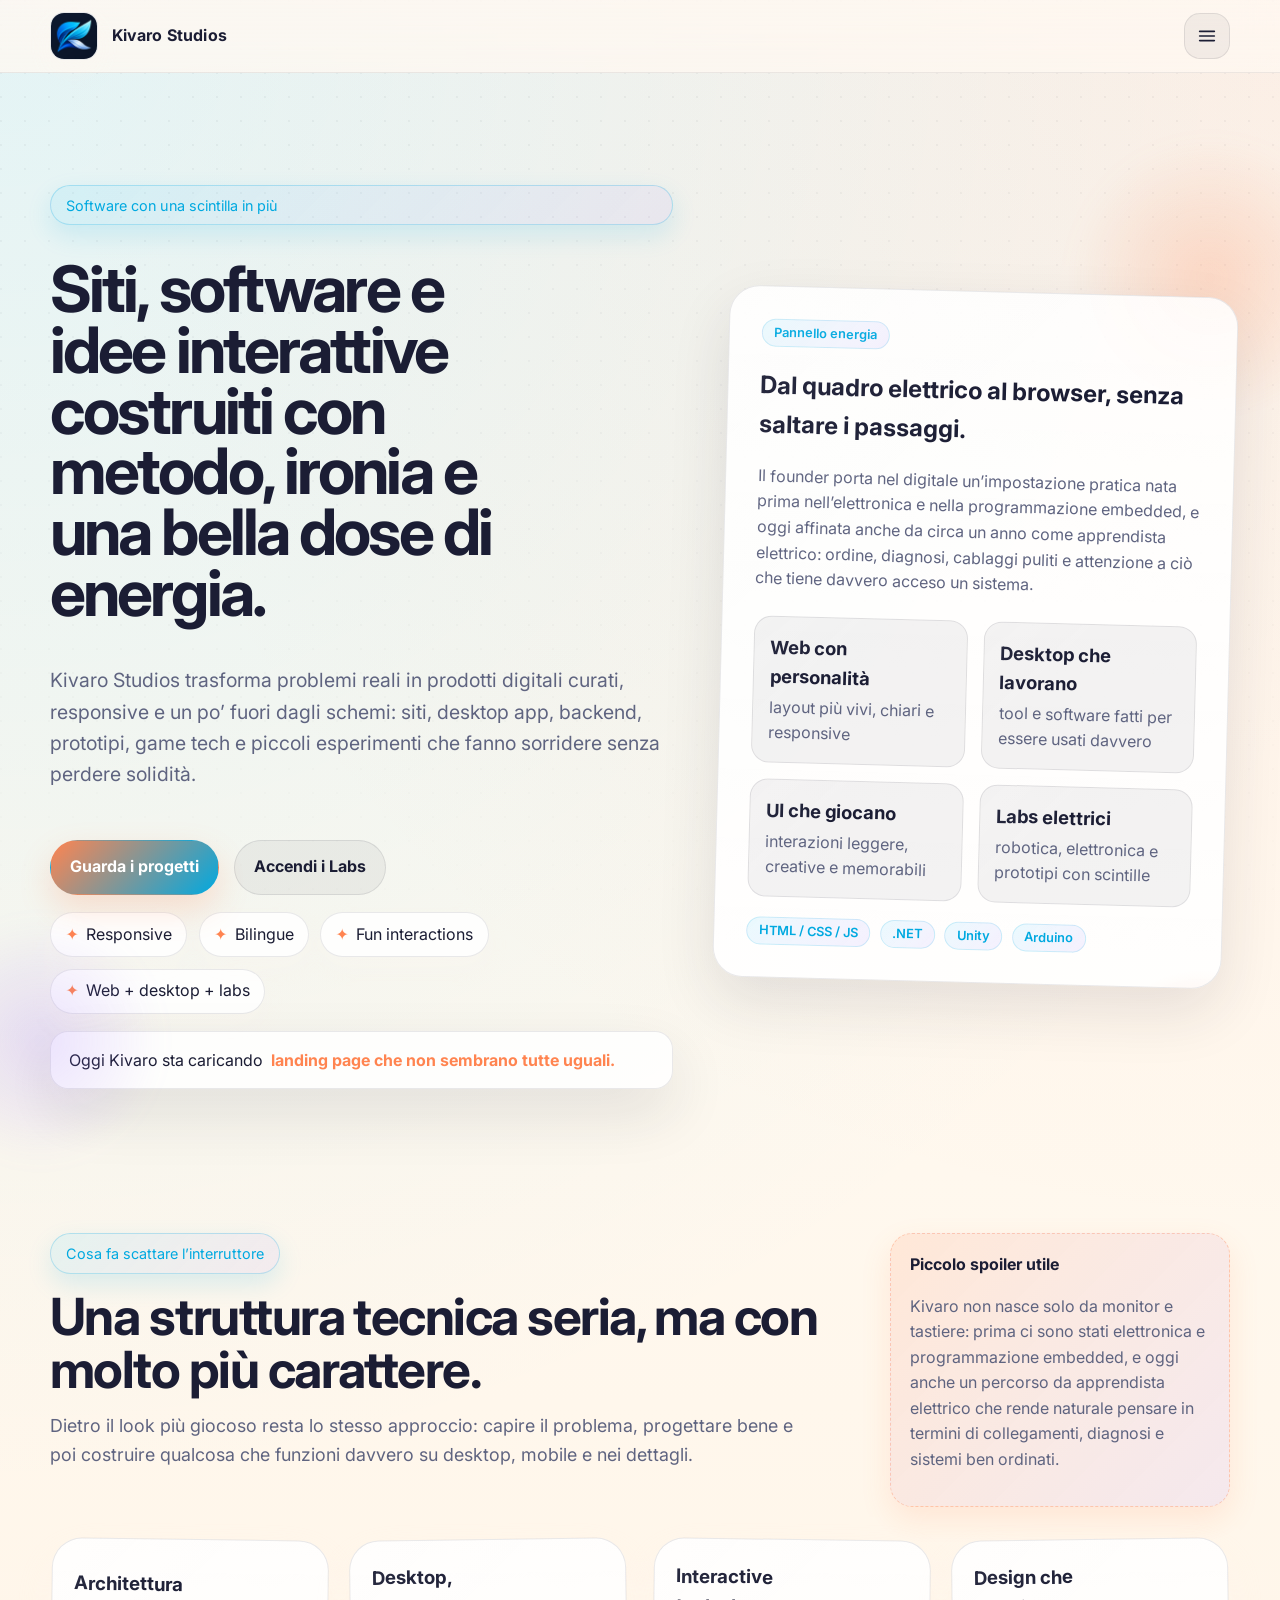
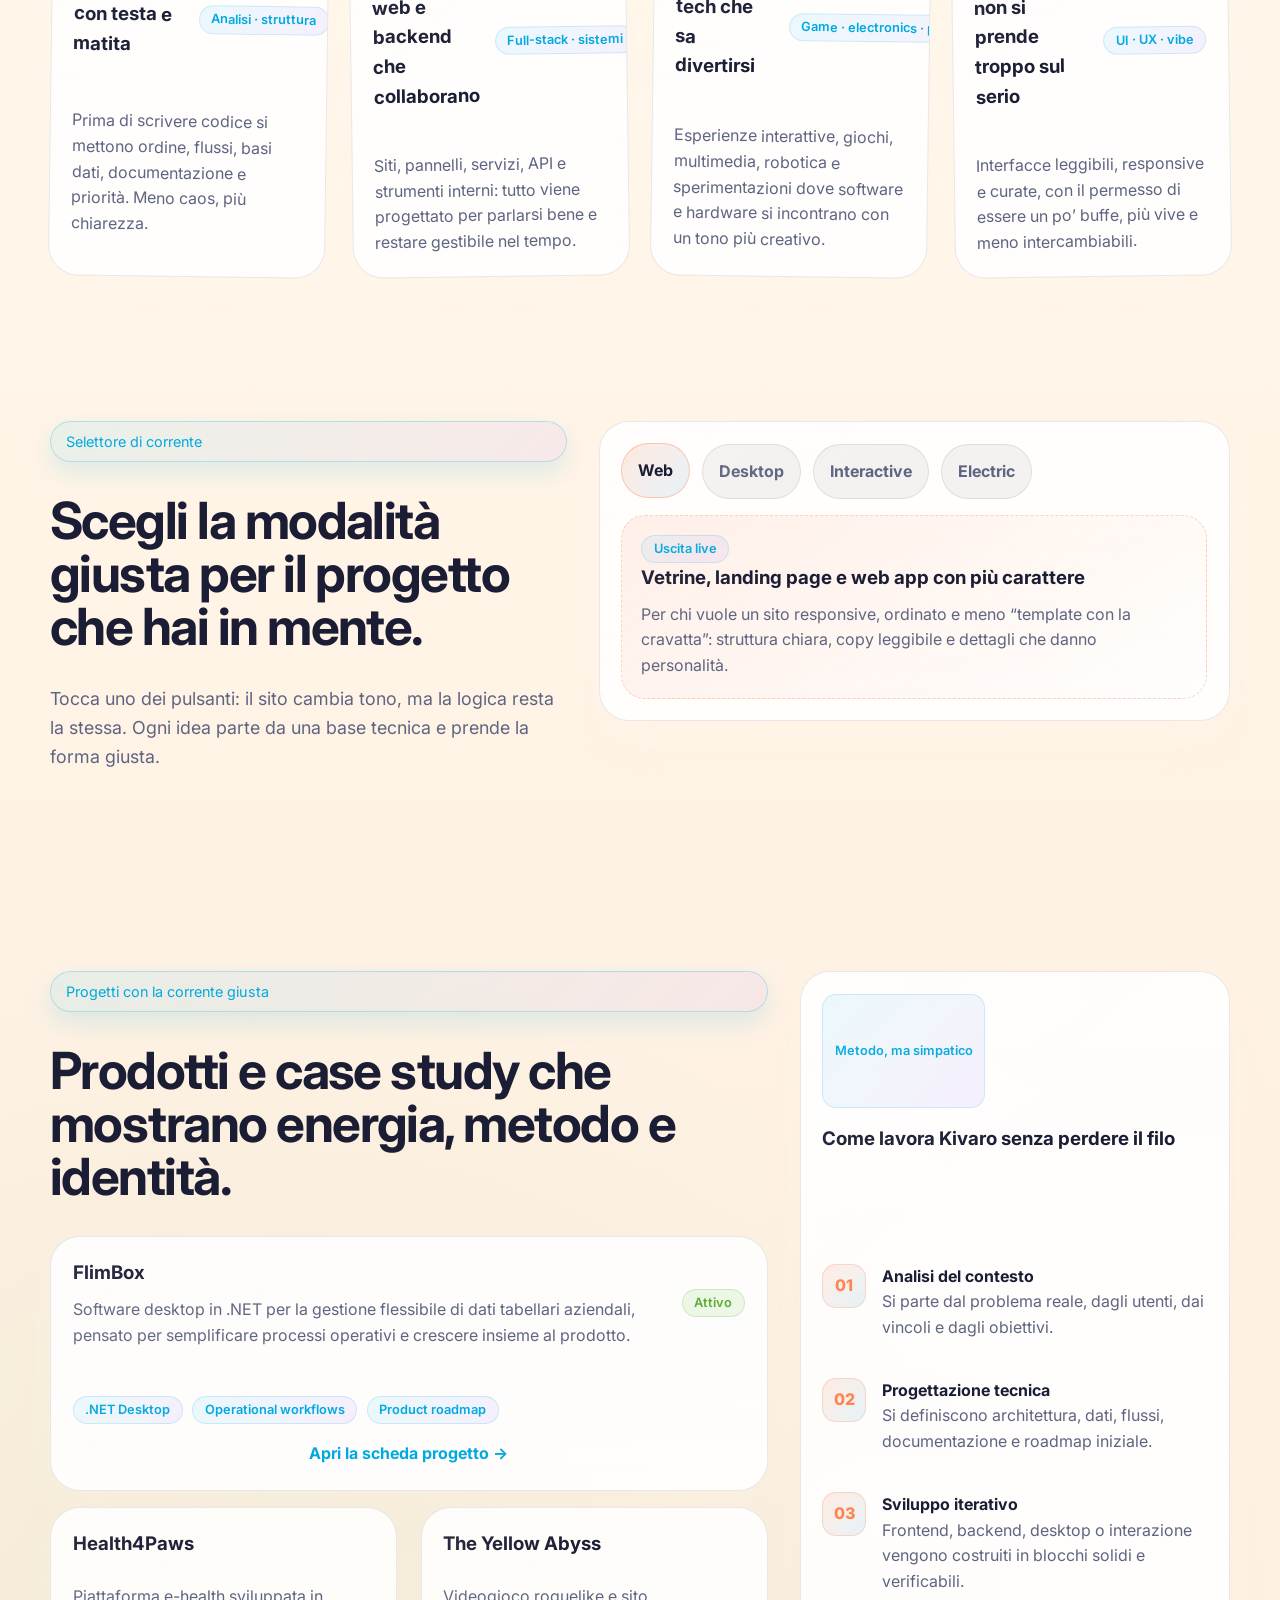
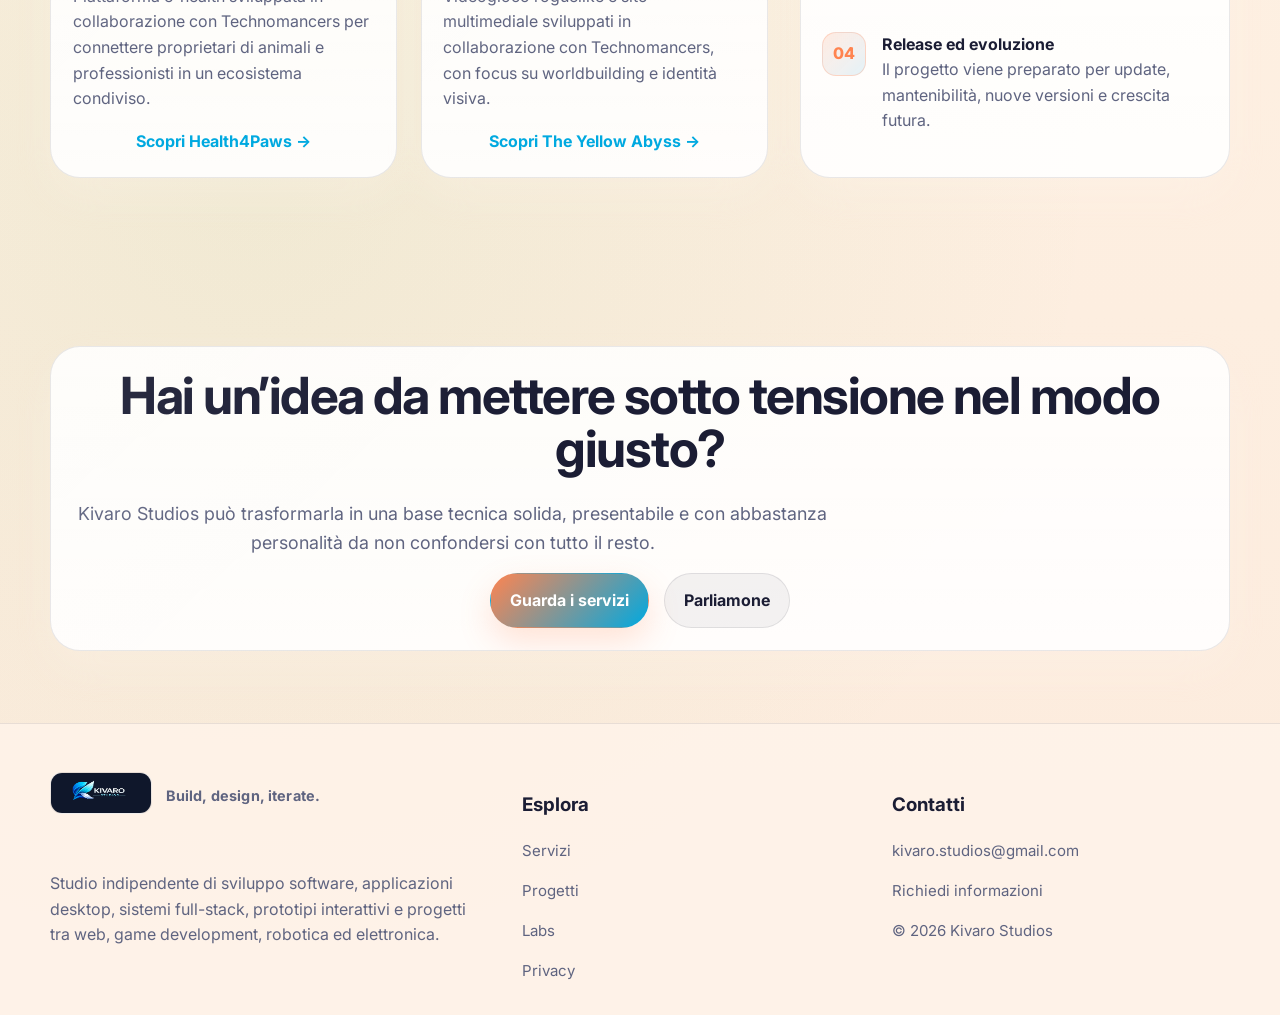
<file: index.html>
<!DOCTYPE html>

<html lang="it">
<head>
<meta charset="utf-8"/>
<meta content="width=device-width, initial-scale=1.0" name="viewport"/>
<meta content="#07111f" name="theme-color"/>
<title>Kivaro Studios</title>
<meta content="Kivaro Studios" name="description"/>
<link href="assets/icons/favicon.svg" rel="icon" type="image/svg+xml"/>
<link href="https://fonts.googleapis.com" rel="preconnect"/>
<link crossorigin="" href="https://fonts.gstatic.com" rel="preconnect"/>
<link href="https://fonts.googleapis.com/css2?family=Inter:wght@400;500;600;700;800&amp;display=swap" rel="stylesheet"/>
<script>(function(){try{var stored=localStorage.getItem("kivaro-theme");var theme=stored||(window.matchMedia("(prefers-color-scheme: light)").matches?"light":"dark");document.documentElement.dataset.theme=theme;}catch(e){document.documentElement.dataset.theme="dark";}})();</script>
<link href="assets/css/variables.css" rel="stylesheet"/>
<link href="assets/css/base.css" rel="stylesheet"/>
<link href="assets/css/components.css" rel="stylesheet"/>
<link href="assets/css/pages/home.css" rel="stylesheet"/>
</head>
<body data-page="home">
<header class="site-header">
<div class="container">
<a class="brand" data-i18n-aria-label="aria.brandHome" href="index.html">
<span aria-hidden="true" class="brand-mark">
<img alt="" src="assets/img/kivaro-logo.png"/>
</span>
<span class="brand-text"><strong>Kivaro Studios</strong></span>
</a>
<nav class="nav" data-i18n-aria-label="aria.mainNavigation" data-nav="">
<a data-i18n="nav.home" href="index.html">Home</a>
<a data-i18n="nav.services" href="services.html">Servizi</a>
<a data-i18n="nav.projects" href="projects.html">Progetti</a>
<a data-i18n="nav.about" href="about.html">Chi siamo</a>
<a data-i18n="nav.labs" href="labs.html">Labs</a>
<a data-i18n="nav.contact" href="contact.html">Contatti</a>
</nav>
<div class="header-actions">
<div class="segmented-control" data-i18n-aria-label="aria.themeSwitch" data-theme-switch="">
<button data-theme-option="light" type="button"><span data-i18n="controls.theme.light">Chiaro</span></button>
<button data-theme-option="dark" type="button"><span data-i18n="controls.theme.dark">Scuro</span></button>
</div>
<div class="segmented-control" data-i18n-aria-label="aria.languageSwitch" data-lang-switch="">
<button data-lang-option="it" type="button"><span data-i18n="controls.lang.it">IT</span></button>
<button data-lang-option="en" type="button"><span data-i18n="controls.lang.en">EN</span></button>
</div>
</div>
<button aria-expanded="false" class="nav-toggle" data-i18n-aria-label="aria.openMenu" data-nav-toggle="" type="button">
<svg fill="none" height="22" viewbox="0 0 24 24" width="22" xmlns="http://www.w3.org/2000/svg">
<path d="M4 7H20" stroke="currentColor" stroke-linecap="round" stroke-width="1.8"></path>
<path d="M4 12H20" stroke="currentColor" stroke-linecap="round" stroke-width="1.8"></path>
<path d="M4 17H20" stroke="currentColor" stroke-linecap="round" stroke-width="1.8"></path>
</svg>
</button>
</div>
</header>
<main>
<section class="hero playful-hero">
<div class="container hero-grid">
<div class="hero-copy">
<span class="eyebrow" data-i18n="home.heroEyebrow">Software con una scintilla in più</span>
<h1 class="hero-title" data-i18n="home.heroTitle">Siti, software e idee interattive costruiti con metodo, ironia e una bella dose di energia.</h1>
<p class="hero-lead" data-i18n="home.heroLead">Kivaro Studios trasforma problemi reali in prodotti digitali curati, responsive e un po’ fuori dagli schemi: siti, desktop app, backend, prototipi, game tech e piccoli esperimenti che fanno sorridere senza perdere solidità.</p>
<div class="button-row">
<a class="btn btn-primary" data-i18n="home.heroPrimary" href="projects.html">Guarda i progetti</a>
<a class="btn btn-secondary" data-i18n="home.heroSecondary" href="labs.html">Accendi i Labs</a>
</div>
<div aria-hidden="true" class="idea-cloud">
<span class="idea-chip" data-i18n="home.chip1">Responsive</span>
<span class="idea-chip" data-i18n="home.chip2">Bilingue</span>
<span class="idea-chip" data-i18n="home.chip3">Fun interactions</span>
<span class="idea-chip" data-i18n="home.chip4">Web + desktop + labs</span>
</div>
<div aria-live="polite" class="motto-bar">
<span data-i18n="home.rotatorPrefix">Oggi Kivaro sta caricando</span>
<strong data-motto-rotator="" data-mottos="home.rotator1,home.rotator2,home.rotator3,home.rotator4"></strong>
</div>
</div>
<aside class="hero-card power-panel">
<span class="tag" data-i18n="home.approachTag">Pannello energia</span>
<h2 data-i18n="home.approachTitle">Dal quadro elettrico al browser, senza saltare i passaggi.</h2>
<p class="muted" data-i18n="home.approachText">Il founder porta nel digitale un’impostazione pratica nata prima nell’elettronica e nella programmazione embedded, e oggi affinata anche da circa un anno come apprendista elettrico: ordine, diagnosi, cablaggi puliti e attenzione a ciò che tiene davvero acceso un sistema.</p>
<div class="hero-stats">
<div class="stat"><strong data-i18n="home.stat1Title">Web con personalità</strong><span class="muted" data-i18n="home.stat1Text">layout più vivi, chiari e responsive</span></div>
<div class="stat"><strong data-i18n="home.stat2Title">Desktop che lavorano</strong><span class="muted" data-i18n="home.stat2Text">tool e software fatti per essere usati davvero</span></div>
<div class="stat"><strong data-i18n="home.stat3Title">UI che giocano</strong><span class="muted" data-i18n="home.stat3Text">interazioni leggere, creative e memorabili</span></div>
<div class="stat"><strong data-i18n="home.stat4Title">Labs elettrici</strong><span class="muted" data-i18n="home.stat4Text">robotica, elettronica e prototipi con scintille</span></div>
</div>
<div class="tag-row"><span class="tag">HTML / CSS / JS</span><span class="tag">.NET</span><span class="tag">Unity</span><span class="tag">Arduino</span></div>
</aside>
</div>
</section>
<section class="section-sm">
<div class="container">
<div class="section-heading-split">
<div>
<span class="eyebrow" data-i18n="home.whatEyebrow">Cosa fa scattare l’interruttore</span>
<h2 class="section-title" data-i18n="home.whatTitle">Una struttura tecnica seria, ma con molto più carattere.</h2>
<p class="section-subtitle" data-i18n="home.whatSubtitle">Dietro il look più giocoso resta lo stesso approccio: capire il problema, progettare bene e poi costruire qualcosa che funzioni davvero su desktop, mobile e nei dettagli.</p>
</div>
<aside class="accent-callout">
<strong data-i18n="home.calloutTitle">Piccolo spoiler utile</strong>
<p class="muted" data-i18n="home.calloutText">Kivaro non nasce solo da monitor e tastiere: prima ci sono stati elettronica e programmazione embedded, e oggi anche un percorso da apprendista elettrico che rende naturale pensare in termini di collegamenti, diagnosi e sistemi ben ordinati.</p>
</aside>
</div>
<div class="grid four-col playful-cards">
<article class="card stack"><div class="card-top"><h3 data-i18n="home.webTitle">Architettura con testa e matita</h3><span class="card-badge" data-i18n="home.webBadge">Analisi · struttura</span></div><p data-i18n="home.webText">Prima di scrivere codice si mettono ordine, flussi, basi dati, documentazione e priorità. Meno caos, più chiarezza.</p></article>
<article class="card stack"><div class="card-top"><h3 data-i18n="home.customTitle">Desktop, web e backend che collaborano</h3><span class="card-badge" data-i18n="home.customBadge">Full-stack · sistemi</span></div><p data-i18n="home.customText">Siti, pannelli, servizi, API e strumenti interni: tutto viene progettato per parlarsi bene e restare gestibile nel tempo.</p></article>
<article class="card stack"><div class="card-top"><h3 data-i18n="home.protoTitle">Interactive tech che sa divertirsi</h3><span class="card-badge" data-i18n="home.protoBadge">Game · electronics · prototipi</span></div><p data-i18n="home.protoText">Esperienze interattive, giochi, multimedia, robotica e sperimentazioni dove software e hardware si incontrano con un tono più creativo.</p></article>
<article class="card stack"><div class="card-top"><h3 data-i18n="home.extraTitle">Design che non si prende troppo sul serio</h3><span class="card-badge" data-i18n="home.extraBadge">UI · UX · vibe</span></div><p data-i18n="home.extraText">Interfacce leggibili, responsive e curate, con il permesso di essere un po’ buffe, più vive e meno intercambiabili.</p></article>
</div>
</div>
</section>
<section class="section-sm">
<div class="container switchboard-shell">
<div class="stack">
<span class="eyebrow" data-i18n="home.switchEyebrow">Selettore di corrente</span>
<h2 class="section-title" data-i18n="home.switchTitle">Scegli la modalità giusta per il progetto che hai in mente.</h2>
<p class="section-subtitle" data-i18n="home.switchText">Tocca uno dei pulsanti: il sito cambia tono, ma la logica resta la stessa. Ogni idea parte da una base tecnica e prende la forma giusta.</p>
</div>
<article class="card switchboard-card" data-switchboard="">
<div class="switchboard-buttons">
<button class="active" data-i18n="home.switchWeb" data-switch-option="web" data-switch-text-key="home.switchOutputWebText" data-switch-title-key="home.switchOutputWebTitle" type="button">Web</button>
<button data-i18n="home.switchDesktop" data-switch-option="desktop" data-switch-text-key="home.switchOutputDesktopText" data-switch-title-key="home.switchOutputDesktopTitle" type="button">Desktop</button>
<button data-i18n="home.switchPlay" data-switch-option="play" data-switch-text-key="home.switchOutputPlayText" data-switch-title-key="home.switchOutputPlayTitle" type="button">Interactive</button>
<button data-i18n="home.switchElectric" data-switch-option="electric" data-switch-text-key="home.switchOutputElectricText" data-switch-title-key="home.switchOutputElectricTitle" type="button">Electric</button>
</div>
<div class="switchboard-output">
<span class="tag" data-i18n="home.switchLiveTag">Uscita live</span>
<h3 data-switch-title=""></h3>
<p data-switch-text=""></p>
</div>
</article>
</div>
</section>
<section class="section">
<div class="container feature-grid">
<div class="stack">
<span class="eyebrow" data-i18n="home.featuredEyebrow">Progetti con la corrente giusta</span>
<h2 class="section-title" data-i18n="home.featuredTitle">Prodotti e case study che mostrano energia, metodo e identità.</h2>
<article class="card stack">
<div class="card-top">
<div>
<h3>FlimBox</h3>
<p data-i18n="home.flimboxText">Software desktop in .NET per la gestione flessibile di dati tabellari aziendali, pensato per semplificare processi operativi e crescere insieme al prodotto.</p>
</div>
<span class="status-pill" data-i18n="home.active">Attivo</span>
</div>
<div class="tag-row"><span class="tag">.NET Desktop</span><span class="tag">Operational workflows</span><span class="tag">Product roadmap</span></div>
<a class="btn btn-text" data-i18n="home.openProject" href="projects/flimbox.html">Apri la scheda progetto →</a>
</article>
<div class="grid two-col">
<article class="card stack"><h3 data-i18n="home.healthTitle">Health4Paws</h3><p data-i18n="home.healthText">Piattaforma e-health sviluppata in collaborazione con Technomancers per connettere proprietari di animali e professionisti in un ecosistema condiviso.</p><a class="btn btn-text" data-i18n="home.openHealth" href="projects/health4paws.html">Scopri Health4Paws →</a></article>
<article class="card stack"><h3 data-i18n="home.gameTitle">The Yellow Abyss</h3><p data-i18n="home.gameText">Videogioco roguelike e sito multimediale sviluppati in collaborazione con Technomancers, con focus su worldbuilding e identità visiva.</p><a class="btn btn-text" data-i18n="home.openYellow" href="projects/the-yellow-abyss.html">Scopri The Yellow Abyss →</a></article>
</div>
</div>
<aside class="card stack">
<span class="tag" data-i18n="home.methodTag">Metodo, ma simpatico</span>
<h3 data-i18n="home.methodTitle">Come lavora Kivaro senza perdere il filo</h3>
<div class="stack">
<div class="process-step"><div class="process-step-number">01</div><div><strong data-i18n="home.step1Title">Analisi del contesto</strong><div class="muted" data-i18n="home.step1Text">Si parte dal problema reale, dagli utenti, dai vincoli e dagli obiettivi.</div></div></div>
<div class="process-step"><div class="process-step-number">02</div><div><strong data-i18n="home.step2Title">Progettazione tecnica</strong><div class="muted" data-i18n="home.step2Text">Si definiscono architettura, dati, flussi, documentazione e roadmap iniziale.</div></div></div>
<div class="process-step"><div class="process-step-number">03</div><div><strong data-i18n="home.step3Title">Sviluppo iterativo</strong><div class="muted" data-i18n="home.step3Text">Frontend, backend, desktop o interazione vengono costruiti in blocchi solidi e verificabili.</div></div></div>
<div class="process-step"><div class="process-step-number">04</div><div><strong data-i18n="home.step4Title">Release ed evoluzione</strong><div class="muted" data-i18n="home.step4Text">Il progetto viene preparato per update, mantenibilità, nuove versioni e crescita futura.</div></div></div>
</div>
</aside>
</div>
</section>
<section class="section-sm"><div class="container card stack center"><h2 class="section-title full-width" data-i18n="home.ctaTitle">Hai un’idea da mettere sotto tensione nel modo giusto?</h2><p class="section-subtitle centered-subtitle" data-i18n="home.ctaText">Kivaro Studios può trasformarla in una base tecnica solida, presentabile e con abbastanza personalità da non confondersi con tutto il resto.</p><div class="button-row center-buttons"><a class="btn btn-primary" data-i18n="home.ctaPrimary" href="services.html">Guarda i servizi</a><a class="btn btn-secondary" data-i18n="home.ctaSecondary" href="contact.html">Parliamone</a></div></div></section>
</main>
<footer class="site-footer">
<div class="container site-footer-grid">
<div class="stack">
<a class="brand footer-brand" href="index.html">
          <span class="brand-mark brand-mark--footer" aria-hidden="true">
            <img src="assets/img/kivaro-footer-logo.png" alt=""/>
          </span>
          <span class="brand-text footer-brand-text"><span data-i18n="common.buildDesignIterate">Build, design, iterate.</span></span>
        </a>
<p data-i18n="common.footerDescription">Studio indipendente di sviluppo software focalizzato su prodotti digitali, strumenti su misura e prototipi con una forte attenzione a qualità, chiarezza e design.</p>
</div>
<div>
<h3 data-i18n="common.explore">Esplora</h3>
<ul class="list-clean stack small">
<li><a data-i18n="common.services" href="services.html">Servizi</a></li>
<li><a data-i18n="common.projects" href="projects.html">Progetti</a></li>
<li><a data-i18n="common.labs" href="labs.html">Labs</a></li>
<li><a data-i18n="common.privacy" href="privacy.html">Privacy</a></li>
</ul>
</div>
<div>
<h3 data-i18n="common.contacts">Contatti</h3>
<ul class="list-clean stack small">
<li><a href="mailto:kivaro.studios@gmail.com">kivaro.studios@gmail.com</a></li>
<li><a data-i18n="common.requestInfo" href="contact.html">Richiedi informazioni</a></li>
<li>© <span data-current-year=""></span> Kivaro Studios</li>
</ul>
</div>
</div>
</footer>
<script src="assets/js/site-data.js"></script>
<script defer="" src="assets/js/main.js"></script>
</body>
</html>
</file>
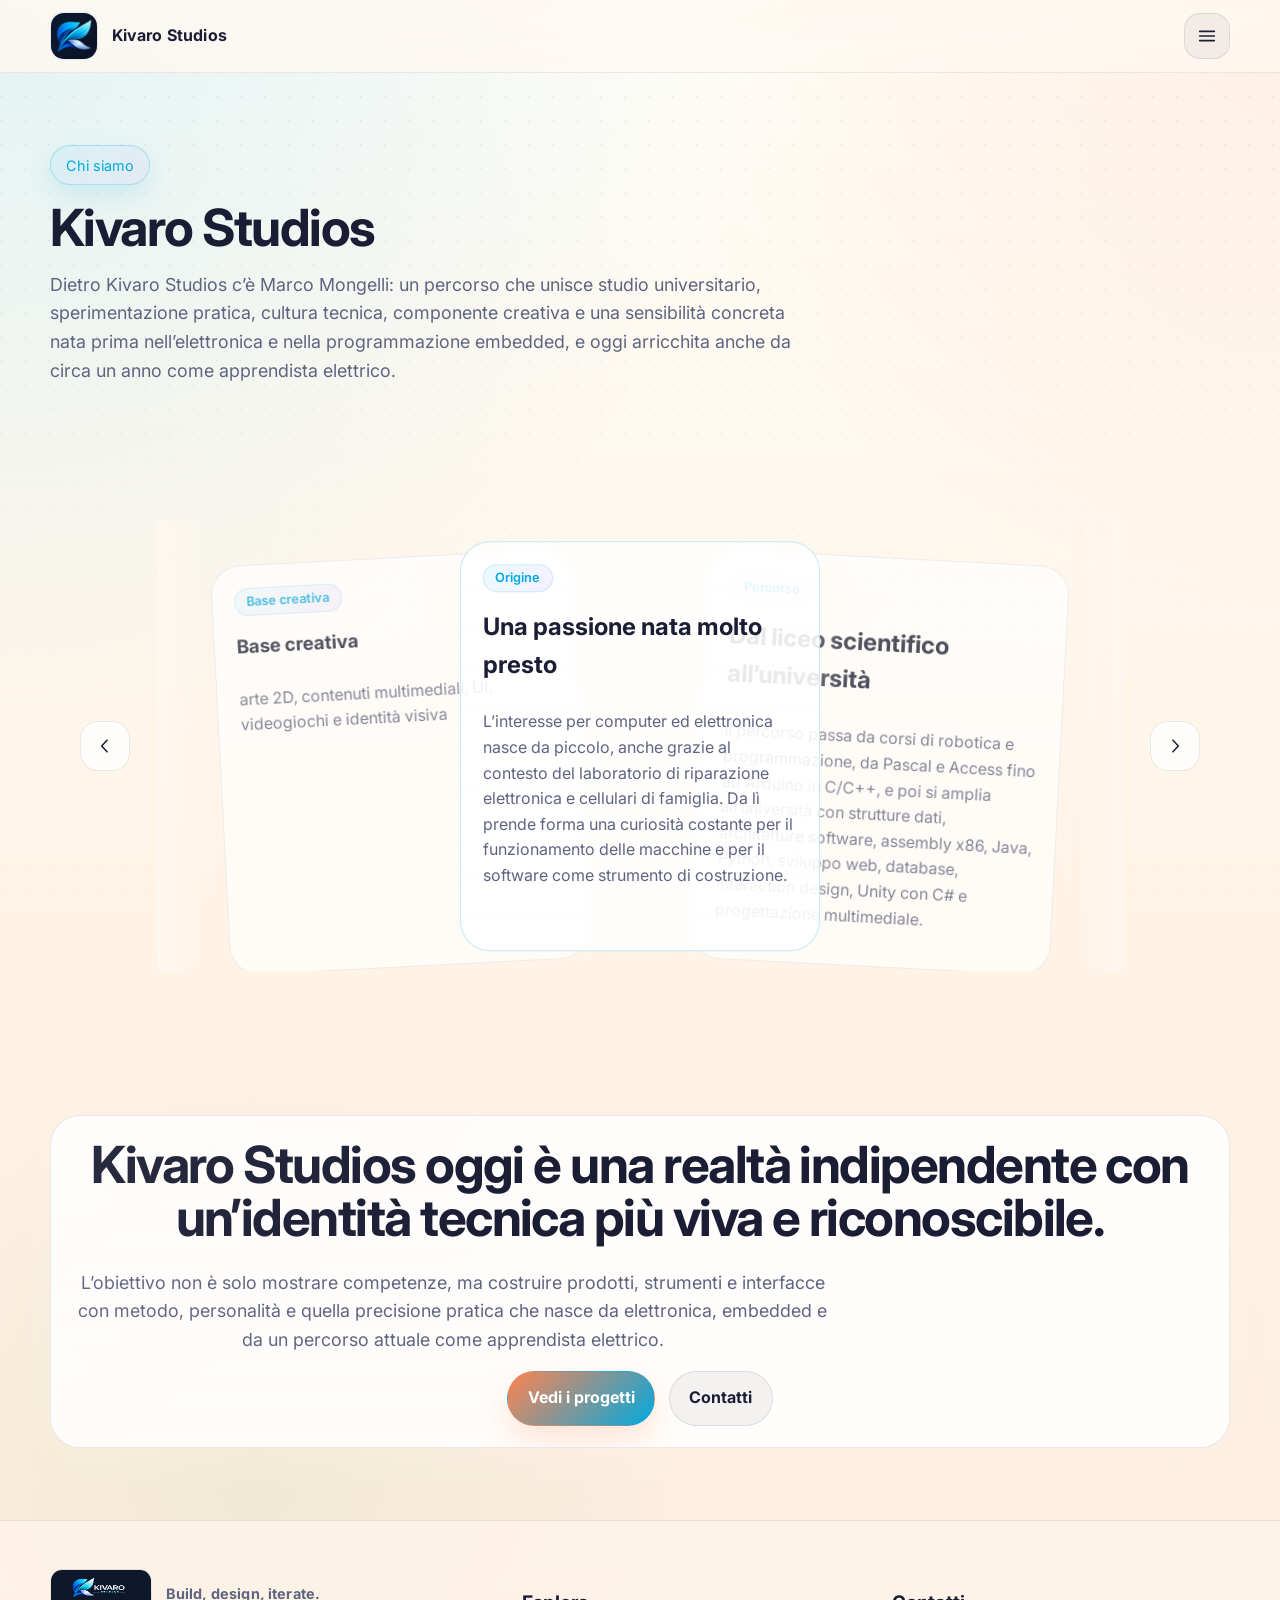
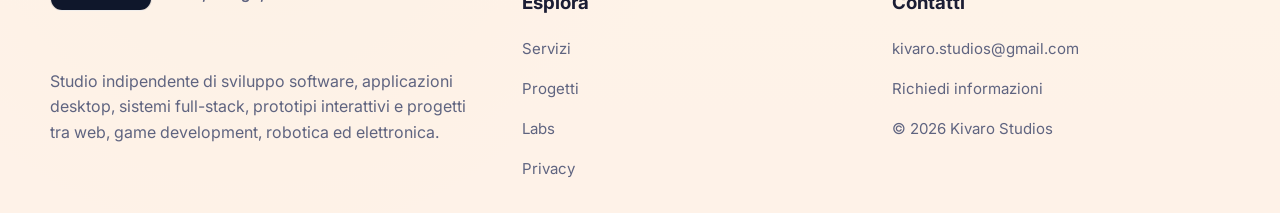
<file: about.html>
<!DOCTYPE html>

<html lang="it">
<head>
<meta charset="utf-8"/>
<meta content="width=device-width, initial-scale=1.0" name="viewport"/>
<meta content="#07111f" name="theme-color"/>
<title>Kivaro Studios</title>
<meta content="Kivaro Studios" name="description"/>
<link href="assets/icons/favicon.svg" rel="icon" type="image/svg+xml"/>
<link href="https://fonts.googleapis.com" rel="preconnect"/>
<link crossorigin="" href="https://fonts.gstatic.com" rel="preconnect"/>
<link href="https://fonts.googleapis.com/css2?family=Inter:wght@400;500;600;700;800&amp;display=swap" rel="stylesheet"/>
<script>(function(){try{var stored=localStorage.getItem("kivaro-theme");var theme=stored||(window.matchMedia("(prefers-color-scheme: light)").matches?"light":"dark");document.documentElement.dataset.theme=theme;}catch(e){document.documentElement.dataset.theme="dark";}})();</script>
<link href="assets/css/variables.css" rel="stylesheet"/>
<link href="assets/css/base.css" rel="stylesheet"/>
<link href="assets/css/components.css" rel="stylesheet"/>
</head>
<body data-page="about">
<header class="site-header">
<div class="container">
<a class="brand" data-i18n-aria-label="aria.brandHome" href="index.html">
<span aria-hidden="true" class="brand-mark">
<img alt="" src="assets/img/kivaro-logo.png"/>
</span>
<span class="brand-text"><strong>Kivaro Studios</strong></span>
</a>
<nav class="nav" data-i18n-aria-label="aria.mainNavigation" data-nav="">
<a data-i18n="nav.home" href="index.html">Home</a>
<a data-i18n="nav.services" href="services.html">Servizi</a>
<a data-i18n="nav.projects" href="projects.html">Progetti</a>
<a data-i18n="nav.about" href="about.html">Chi siamo</a>
<a data-i18n="nav.labs" href="labs.html">Labs</a>
<a data-i18n="nav.contact" href="contact.html">Contatti</a>
</nav>
<div class="header-actions">
<div class="segmented-control" data-i18n-aria-label="aria.themeSwitch" data-theme-switch="">
<button data-theme-option="light" type="button"><span data-i18n="controls.theme.light">Chiaro</span></button>
<button data-theme-option="dark" type="button"><span data-i18n="controls.theme.dark">Scuro</span></button>
</div>
<div class="segmented-control" data-i18n-aria-label="aria.languageSwitch" data-lang-switch="">
<button data-lang-option="it" type="button"><span data-i18n="controls.lang.it">IT</span></button>
<button data-lang-option="en" type="button"><span data-i18n="controls.lang.en">EN</span></button>
</div>
</div>
<button aria-expanded="false" class="nav-toggle" data-i18n-aria-label="aria.openMenu" data-nav-toggle="" type="button">
<svg fill="none" height="22" viewbox="0 0 24 24" width="22" xmlns="http://www.w3.org/2000/svg">
<path d="M4 7H20" stroke="currentColor" stroke-linecap="round" stroke-width="1.8"></path>
<path d="M4 12H20" stroke="currentColor" stroke-linecap="round" stroke-width="1.8"></path>
<path d="M4 17H20" stroke="currentColor" stroke-linecap="round" stroke-width="1.8"></path>
</svg>
</button>
</div>
</header>
<main>
<section class="page-hero"><div class="container"><span class="eyebrow" data-i18n="about.eyebrow">Chi siamo</span><h1 class="section-title" data-i18n="about.title">Kivaro Studios nasce fra software, laboratorio e voglia di costruire cose che funzionano davvero.</h1><p class="section-subtitle" data-i18n="about.subtitle">Dietro Kivaro Studios c’è Marco Mongelli: un percorso che unisce studio universitario, sperimentazione pratica, cultura tecnica, componente creativa e una sensibilità concreta nata prima nell’elettronica e nella programmazione embedded, e oggi arricchita anche da circa un anno come apprendista elettrico.</p></div></section>
<section class="section-sm">
  <div class="container">
    <div class="about-carousel" data-about-carousel>
      <button class="about-carousel__control about-carousel__control--prev" data-about-prev data-i18n-aria-label="about.carouselPrev" type="button" aria-label="Scorri a sinistra">
        <svg viewBox="0 0 24 24" fill="none" xmlns="http://www.w3.org/2000/svg" aria-hidden="true">
          <path d="M14.5 5 8 12l6.5 7" stroke="currentColor" stroke-width="1.8" stroke-linecap="round" stroke-linejoin="round"></path>
        </svg>
      </button>
      <div class="about-carousel__viewport">
        <div class="about-card-scroller" data-card-scroller>
          <article class="card stack about-rail-card"><span class="tag" data-i18n="about.storyTag">Origine</span><h2 data-i18n="about.storyTitle">Una passione nata molto presto</h2><p data-i18n="about.storyText">L’interesse per computer ed elettronica nasce da piccolo, anche grazie al contesto del laboratorio di riparazione elettronica e cellulari di famiglia. Da lì prende forma una curiosità costante per il funzionamento delle macchine e per il software come strumento di costruzione.</p></article>
          <article class="card stack about-rail-card"><span class="tag" data-i18n="about.pathTag">Percorso</span><h2 data-i18n="about.pathTitle">Dal liceo scientifico all’università</h2><p data-i18n="about.pathText">Il percorso passa da corsi di robotica e programmazione, da Pascal e Access fino ad Arduino in C/C++, e poi si amplia all’università con strutture dati, architetture software, assembly x86, Java, Python, sviluppo web, database, interaction design, Unity con C# e progettazione multimediale.</p></article>
          <article class="card stack about-rail-card"><span class="tag" data-i18n="about.electricTag">Founder mindset</span><h2 data-i18n="about.electricTitle">Dal banco da lavoro al software</h2><p data-i18n="about.electricText">Elettronica, embedded e circa un anno come apprendista elettrico hanno influenzato il modo di costruire software: fondamenta solide, collegamenti chiari e diagnosi dei problemi prima delle scorciatoie.</p></article>
          <article class="card stack about-rail-card"><span class="tag" data-i18n="about.profileTag">Founder</span><h2 data-i18n="about.profileTitle">Marco</h2><p data-i18n="about.profileText">Studente del corso di Informatica e Tecnologie per la Produzione del Software all’Università degli Studi di Bari Aldo Moro, con interesse concreto per desktop software, web engineering, sistemi full-stack, game development, robotica, elettronica digitale, programmazione embedded, disegno 2D e un approccio pratico affinato oggi anche da circa un anno come apprendista elettrico.</p><div class="tag-row"><span class="tag">Software engineering</span><span class="tag">Interactive systems</span><span class="tag">Electrician mindset</span></div></article>
          <article class="card stack about-rail-card"><span class="tag" data-i18n="about.craftTag">Traduzione pratica</span><h3 data-i18n="about.craft1Title">Ordine nei collegamenti</h3><p data-i18n="about.craft1Text">Che si tratti di cavi o componenti software, il principio resta simile: meno confusione, più leggibilità e manutenzione.</p></article>
          <article class="card stack about-rail-card"><span class="tag" data-i18n="about.craftTag">Traduzione pratica</span><h3 data-i18n="about.craft2Title">Diagnosi prima della fretta</h3><p data-i18n="about.craft2Text">Capire dove nasce il problema evita fix improvvisati e aiuta a progettare con più lucidità.</p></article>
          <article class="card stack about-rail-card"><span class="tag" data-i18n="about.craftTag">Traduzione pratica</span><h3 data-i18n="about.craft3Title">Rispetto per le fondamenta</h3><p data-i18n="about.craft3Text">Architettura, struttura dati, documentazione e interazione vengono curate perché sono ciò che tiene acceso il progetto nel tempo.</p></article>
          <article class="card stack about-rail-card"><span class="tag" data-i18n="about.kpi1">Base teorica</span><h3 data-i18n="about.kpi1">Base teorica</h3><p data-i18n="about.kpi1Text">algoritmi, strutture dati, ingegneria del software, calcolo numerico</p></article>
          <article class="card stack about-rail-card"><span class="tag" data-i18n="about.kpi2">Base progettuale</span><h3 data-i18n="about.kpi2">Base progettuale</h3><p data-i18n="about.kpi2Text">architetture, database, documentazione, interaction design, prototipi</p></article>
          <article class="card stack about-rail-card"><span class="tag" data-i18n="about.kpi3">Base creativa</span><h3 data-i18n="about.kpi3">Base creativa</h3><p data-i18n="about.kpi3Text">arte 2D, contenuti multimediali, UI, videogiochi e identità visiva</p></article>
        </div>
      </div>
      <button class="about-carousel__control about-carousel__control--next" data-about-next data-i18n-aria-label="about.carouselNext" type="button" aria-label="Scorri a destra">
        <svg viewBox="0 0 24 24" fill="none" xmlns="http://www.w3.org/2000/svg" aria-hidden="true">
          <path d="M9.5 5 16 12l-6.5 7" stroke="currentColor" stroke-width="1.8" stroke-linecap="round" stroke-linejoin="round"></path>
        </svg>
      </button>
    </div>
  </div>
</section>
<section class="section-sm"><div class="container card stack center"><h2 class="section-title full-width" data-i18n="about.ctaTitle">Kivaro Studios oggi è una realtà indipendente con un’identità tecnica più viva e riconoscibile.</h2><p class="section-subtitle centered-subtitle" data-i18n="about.ctaText">L’obiettivo non è solo mostrare competenze, ma costruire prodotti, strumenti e interfacce con metodo, personalità e quella precisione pratica che nasce da elettronica, embedded e da un percorso attuale come apprendista elettrico.</p><div class="button-row center-buttons"><a class="btn btn-primary" data-i18n="about.ctaPrimary" href="projects.html">Vedi i progetti</a><a class="btn btn-secondary" data-i18n="about.ctaSecondary" href="contact.html">Contatti</a></div></div></section>
</main>
<footer class="site-footer">
<div class="container site-footer-grid">
<div class="stack">
<a class="brand footer-brand" href="index.html">
          <span class="brand-mark brand-mark--footer" aria-hidden="true">
            <img src="assets/img/kivaro-footer-logo.png" alt=""/>
          </span>
          <span class="brand-text footer-brand-text"><span data-i18n="common.buildDesignIterate">Build, design, iterate.</span></span>
        </a>
<p data-i18n="common.footerDescription">Studio indipendente di sviluppo software focalizzato su prodotti digitali, strumenti su misura e prototipi con una forte attenzione a qualità, chiarezza e design.</p>
</div>
<div>
<h3 data-i18n="common.explore">Esplora</h3>
<ul class="list-clean stack small">
<li><a data-i18n="common.services" href="services.html">Servizi</a></li>
<li><a data-i18n="common.projects" href="projects.html">Progetti</a></li>
<li><a data-i18n="common.labs" href="labs.html">Labs</a></li>
<li><a data-i18n="common.privacy" href="privacy.html">Privacy</a></li>
</ul>
</div>
<div>
<h3 data-i18n="common.contacts">Contatti</h3>
<ul class="list-clean stack small">
<li><a href="mailto:kivaro.studios@gmail.com">kivaro.studios@gmail.com</a></li>
<li><a data-i18n="common.requestInfo" href="contact.html">Richiedi informazioni</a></li>
<li>© <span data-current-year=""></span> Kivaro Studios</li>
</ul>
</div>
</div>
</footer>
<script src="assets/js/site-data.js"></script>
<script defer="" src="assets/js/main.js"></script>
</body>
</html>
</file>
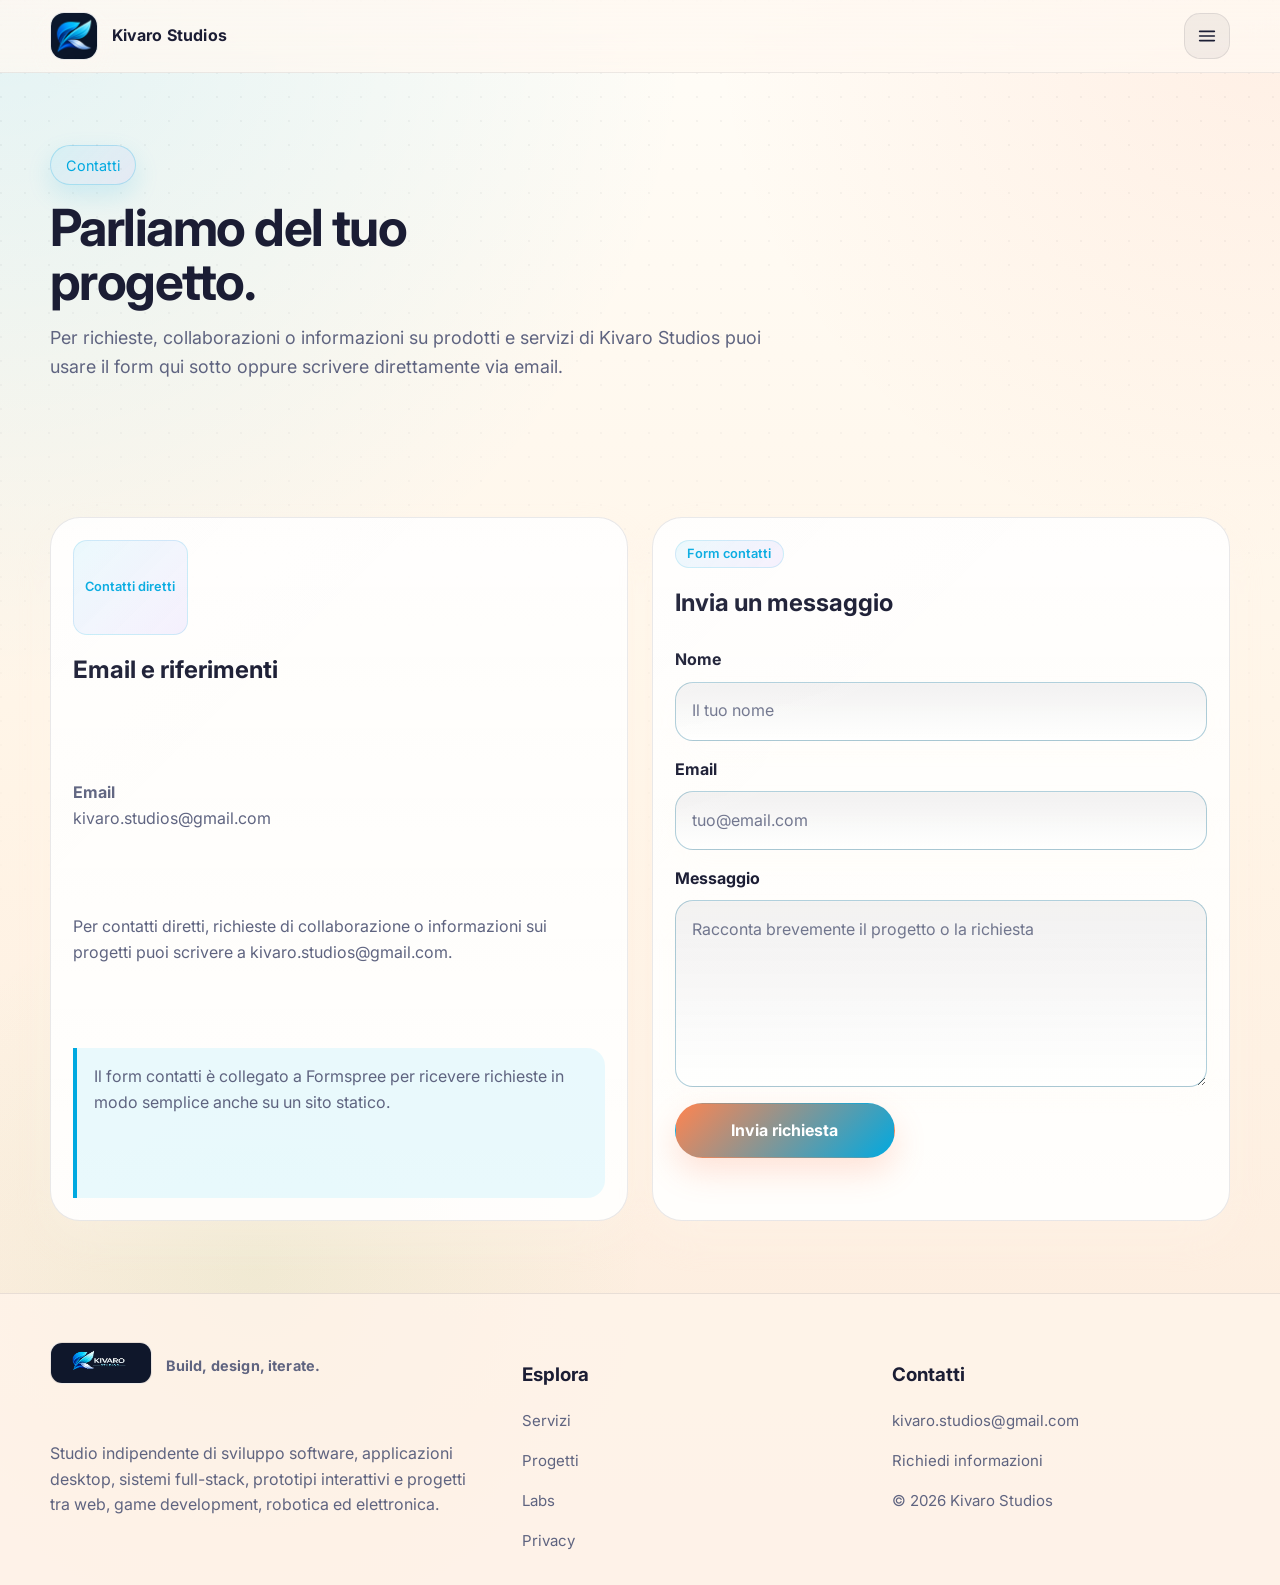
<file: contact.html>
<!DOCTYPE html>
<html lang="it">
<head>
  <meta charset="UTF-8">
  <meta name="viewport" content="width=device-width, initial-scale=1.0">
  <meta name="theme-color" content="#07111f">
  <title>Kivaro Studios</title>
  <meta name="description" content="Kivaro Studios">
  <link rel="icon" type="image/svg+xml" href="assets/icons/favicon.svg">
  <link rel="preconnect" href="https://fonts.googleapis.com">
  <link rel="preconnect" href="https://fonts.gstatic.com" crossorigin>
  <link href="https://fonts.googleapis.com/css2?family=Inter:wght@400;500;600;700;800&display=swap" rel="stylesheet">
  <script>(function(){try{var stored=localStorage.getItem("kivaro-theme");var theme=stored||(window.matchMedia("(prefers-color-scheme: light)").matches?"light":"dark");document.documentElement.dataset.theme=theme;}catch(e){document.documentElement.dataset.theme="dark";}})();</script>
  <link rel="stylesheet" href="assets/css/variables.css">
  <link rel="stylesheet" href="assets/css/base.css">
  <link rel="stylesheet" href="assets/css/components.css">
</head>
<body data-page="contact">
  <header class="site-header">
    <div class="container">
      <a class="brand" href="index.html" data-i18n-aria-label="aria.brandHome">
        <span class="brand-mark" aria-hidden="true">
          <img src="assets/img/kivaro-logo.png" alt=""/>
        </span>
        <span class="brand-text"><strong>Kivaro Studios</strong></span>
      </a>
      <nav class="nav" data-nav data-i18n-aria-label="aria.mainNavigation">
        <a href="index.html" data-i18n="nav.home">Home</a>
        <a href="services.html" data-i18n="nav.services">Servizi</a>
        <a href="projects.html" data-i18n="nav.projects">Progetti</a>
        <a href="about.html" data-i18n="nav.about">Chi siamo</a>
        <a href="labs.html" data-i18n="nav.labs">Labs</a>
        <a href="contact.html" data-i18n="nav.contact">Contatti</a>
      </nav>
      <div class="header-actions">
        <div class="segmented-control" data-theme-switch data-i18n-aria-label="aria.themeSwitch">
          <button type="button" data-theme-option="light"><span data-i18n="controls.theme.light">Chiaro</span></button>
          <button type="button" data-theme-option="dark"><span data-i18n="controls.theme.dark">Scuro</span></button>
        </div>
        <div class="segmented-control" data-lang-switch data-i18n-aria-label="aria.languageSwitch">
          <button type="button" data-lang-option="it"><span data-i18n="controls.lang.it">IT</span></button>
          <button type="button" data-lang-option="en"><span data-i18n="controls.lang.en">EN</span></button>
        </div>
      </div>
      <button class="nav-toggle" type="button" data-nav-toggle aria-expanded="false" data-i18n-aria-label="aria.openMenu">
        <svg width="22" height="22" viewBox="0 0 24 24" fill="none" xmlns="http://www.w3.org/2000/svg">
          <path d="M4 7H20" stroke="currentColor" stroke-width="1.8" stroke-linecap="round"/>
          <path d="M4 12H20" stroke="currentColor" stroke-width="1.8" stroke-linecap="round"/>
          <path d="M4 17H20" stroke="currentColor" stroke-width="1.8" stroke-linecap="round"/>
        </svg>
      </button>
    </div>
  </header>
  <main>

<section class="page-hero"><div class="container"><span class="eyebrow" data-i18n="contact.eyebrow">Contatti</span><h1 class="section-title" data-i18n="contact.title">Parliamo del tuo progetto.</h1><p class="section-subtitle" data-i18n="contact.subtitle">Per richieste, collaborazioni o informazioni su prodotti e servizi di Kivaro Studios puoi usare il form qui sotto oppure scrivere direttamente via email.</p></div></section>
<section class="section-sm"><div class="container grid two-col"><div class="card stack"><span class="tag" data-i18n="contact.directTag">Contatti diretti</span><h2 data-i18n="contact.directTitle">Email e riferimenti</h2><p><strong data-i18n="contact.emailLabel">Email</strong><br><a href="mailto:kivaro.studios@gmail.com">kivaro.studios@gmail.com</a></p><p class="muted" data-i18n="contact.directText">Per contatti diretti, richieste di collaborazione o informazioni sui progetti puoi scrivere a kivaro.studios@gmail.com.</p><div class="notice" data-i18n="contact.notice">Il form contatti è collegato a Formspree per ricevere richieste in modo semplice anche su un sito statico.</div></div><div class="card stack"><span class="tag" data-i18n="contact.formTag">Form contatti</span><h2 data-i18n="contact.formTitle">Invia un messaggio</h2><form class="contact-form stack" data-contact-form action="https://formspree.io/f/mwvapwnd" method="POST"><label><span data-i18n="contact.name">Nome</span><input type="text" name="name" required data-i18n-placeholder="contact.namePlaceholder" placeholder="Il tuo nome"></label><label><span data-i18n="contact.email">Email</span><input type="email" name="email" required data-i18n-placeholder="contact.emailPlaceholder" placeholder="tuo@email.com"></label><label><span data-i18n="contact.message">Messaggio</span><textarea name="message" rows="6" required data-i18n-placeholder="contact.messagePlaceholder" placeholder="Racconta brevemente il progetto o la richiesta"></textarea></label><button class="btn btn-primary" type="submit" data-i18n="contact.submit">Invia richiesta</button><div class="form-status muted" data-form-status></div></form></div></div></section>

  </main>
  <footer class="site-footer">
    <div class="container site-footer-grid">
      <div class="stack">
        <a class="brand footer-brand" href="index.html">
          <span class="brand-mark brand-mark--footer" aria-hidden="true">
            <img src="assets/img/kivaro-footer-logo.png" alt=""/>
          </span>
          <span class="brand-text footer-brand-text"><span data-i18n="common.buildDesignIterate">Build, design, iterate.</span></span>
        </a>
        <p data-i18n="common.footerDescription">Studio indipendente di sviluppo software focalizzato su prodotti digitali, strumenti su misura e prototipi con una forte attenzione a qualità, chiarezza e design.</p>
      </div>
      <div>
        <h3 data-i18n="common.explore">Esplora</h3>
        <ul class="list-clean stack small">
          <li><a href="services.html" data-i18n="common.services">Servizi</a></li>
          <li><a href="projects.html" data-i18n="common.projects">Progetti</a></li>
          <li><a href="labs.html" data-i18n="common.labs">Labs</a></li>
          <li><a href="privacy.html" data-i18n="common.privacy">Privacy</a></li>
        </ul>
      </div>
      <div>
        <h3 data-i18n="common.contacts">Contatti</h3>
        <ul class="list-clean stack small">
          <li><a href="mailto:kivaro.studios@gmail.com">kivaro.studios@gmail.com</a></li>
          <li><a href="contact.html" data-i18n="common.requestInfo">Richiedi informazioni</a></li>
          <li>© <span data-current-year></span> Kivaro Studios</li>
        </ul>
      </div>
    </div>
  </footer>
  <script src="assets/js/site-data.js"></script>
  <script src="assets/js/main.js" defer></script>
  <script src="assets/js/contact.js" defer></script>
</body>
</html>
</file>
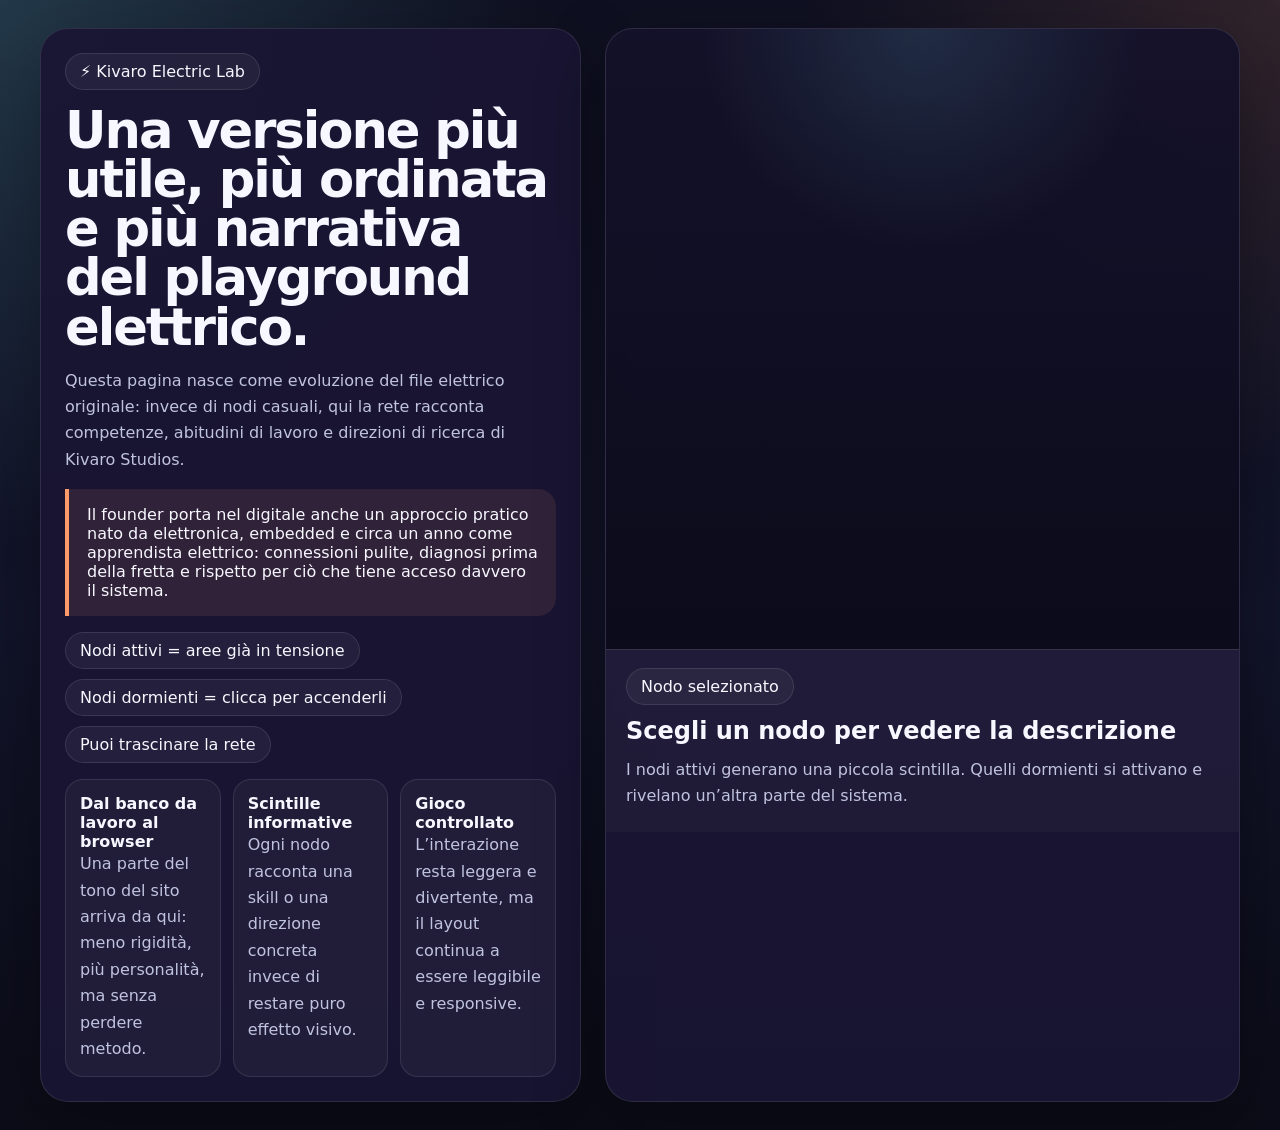
<file: electric-lab.html>
<!DOCTYPE html>
<html lang="it">
<head>
  <meta charset="UTF-8">
  <meta name="viewport" content="width=device-width, initial-scale=1.0">
  <title>Kivaro Studios</title>
  <meta name="description" content="Mini playground elettrico e interattivo di Kivaro Studios.">
  <script src="https://d3js.org/d3.v7.min.js"></script>
  <style>
    :root {
      color-scheme: dark;
      --bg: #0f1021;
      --surface: rgba(26, 21, 52, 0.92);
      --surface-soft: rgba(255,255,255,0.05);
      --text: #f7f7ff;
      --muted: #c0c3df;
      --primary: #7cf2ff;
      --accent: #b8ff7b;
      --secondary: #ff9b6a;
      --violet: #c794ff;
      --border: rgba(255,255,255,0.1);
      --shadow: 0 24px 70px rgba(0,0,0,0.32);
    }
    * { box-sizing: border-box; }
    body {
      margin: 0;
      font-family: Inter, system-ui, sans-serif;
      color: var(--text);
      background:
        radial-gradient(circle at top left, rgba(124,242,255,0.18), transparent 32%),
        radial-gradient(circle at top right, rgba(255,155,106,0.14), transparent 28%),
        linear-gradient(180deg, #0f1021, #12142a 55%, #0b0c17);
      min-height: 100vh;
      padding: 28px;
    }
    .shell {
      width: min(1200px, 100%);
      margin: 0 auto;
      display: grid;
      grid-template-columns: 0.92fr 1.08fr;
      gap: 24px;
    }
    .panel {
      border: 1px solid var(--border);
      background: var(--surface);
      border-radius: 28px;
      box-shadow: var(--shadow);
      overflow: hidden;
    }
    .content {
      padding: 24px;
      display: grid;
      gap: 16px;
    }
    h1, h2, h3, p { margin: 0; }
    h1 { font-size: clamp(2rem, 5vw, 3.2rem); line-height: 0.96; letter-spacing: -0.04em; }
    p { color: var(--muted); line-height: 1.65; }
    .tag, .pill {
      display: inline-flex;
      align-items: center;
      gap: 8px;
      padding: 8px 14px;
      border-radius: 999px;
      border: 1px solid var(--border);
      background: var(--surface-soft);
      width: fit-content;
    }
    .note {
      padding: 16px 18px;
      border-left: 4px solid var(--secondary);
      border-radius: 0 18px 18px 0;
      background: rgba(255,155,106,0.1);
    }
    .legend {
      display: flex;
      flex-wrap: wrap;
      gap: 10px;
    }
    .board {
      min-height: 620px;
      background:
        radial-gradient(circle at top, rgba(124,242,255,0.12), transparent 32%),
        linear-gradient(180deg, rgba(6,8,18,0.25), rgba(6,8,18,0.72));
    }
    svg { width: 100%; height: 100%; display: block; }
    .info {
      padding: 18px 20px 22px;
      border-top: 1px solid var(--border);
      display: grid;
      gap: 12px;
      background: rgba(255,255,255,0.03);
    }
    .mini-grid {
      display: grid;
      grid-template-columns: repeat(3, minmax(0, 1fr));
      gap: 12px;
    }
    .mini-card {
      padding: 14px;
      border-radius: 18px;
      border: 1px solid var(--border);
      background: rgba(255,255,255,0.04);
    }
    .node-label {
      font-size: 13px;
      font-weight: 700;
      pointer-events: none;
    }
    @keyframes panel-shake {
      0% { transform: translate(0, 0); }
      15% { transform: translate(-5px, 4px); }
      30% { transform: translate(5px, -4px); }
      45% { transform: translate(-4px, 3px); }
      60% { transform: translate(4px, -3px); }
      75% { transform: translate(-2px, 2px); }
      100% { transform: translate(0, 0); }
    }
    .board.is-shaking {
      animation: panel-shake 0.35s ease-in-out;
    }
    @media (max-width: 960px) {
      body { padding: 16px; }
      .shell { grid-template-columns: 1fr; }
      .board { min-height: 420px; }
      .mini-grid { grid-template-columns: 1fr; }
    }
  </style>
</head>
<body>
  <div class="shell">
    <section class="panel content">
      <span class="tag">⚡ Kivaro Electric Lab</span>
      <h1>Una versione più utile, più ordinata e più narrativa del playground elettrico.</h1>
      <p>Questa pagina nasce come evoluzione del file elettrico originale: invece di nodi casuali, qui la rete racconta competenze, abitudini di lavoro e direzioni di ricerca di Kivaro Studios.</p>
      <div class="note">Il founder porta nel digitale anche un approccio pratico nato da elettronica, embedded e circa un anno come apprendista elettrico: connessioni pulite, diagnosi prima della fretta e rispetto per ciò che tiene acceso davvero il sistema.</div>
      <div class="legend">
        <span class="pill">Nodi attivi = aree già in tensione</span>
        <span class="pill">Nodi dormienti = clicca per accenderli</span>
        <span class="pill">Puoi trascinare la rete</span>
      </div>
      <div class="mini-grid">
        <div class="mini-card"><strong>Dal banco da lavoro al browser</strong><p>Una parte del tono del sito arriva da qui: meno rigidità, più personalità, ma senza perdere metodo.</p></div>
        <div class="mini-card"><strong>Scintille informative</strong><p>Ogni nodo racconta una skill o una direzione concreta invece di restare puro effetto visivo.</p></div>
        <div class="mini-card"><strong>Gioco controllato</strong><p>L’interazione resta leggera e divertente, ma il layout continua a essere leggibile e responsive.</p></div>
      </div>
    </section>
    <section class="panel">
      <div class="board"><svg viewBox="0 0 960 620" preserveAspectRatio="xMidYMid meet"></svg></div>
      <div class="info">
        <span class="tag">Nodo selezionato</span>
        <h2 id="info-title">Scegli un nodo per vedere la descrizione</h2>
        <p id="info-text">I nodi attivi generano una piccola scintilla. Quelli dormienti si attivano e rivelano un’altra parte del sistema.</p>
      </div>
    </section>
  </div>
  <script>
    const svg = d3.select('svg');
    const infoTitle = document.getElementById('info-title');
    const infoText = document.getElementById('info-text');
    const board = document.querySelector('.board');
    const SHOCK_TRIGGER_CHANCE = 0.25; // 0.25 = 25%: cambia questo valore per regolare la probabilità della scossa
    const zapSound = new Audio('assets/audio/electricity_zap_sound_effect.mp3');
    zapSound.preload = 'auto';
    const playZapSound = () => {
      try {
        zapSound.pause();
        zapSound.currentTime = 0;
        const playPromise = zapSound.play();
        if (playPromise && typeof playPromise.catch === 'function') playPromise.catch(() => {});
      } catch (_error) {
        // ignora eventuali blocchi del browser sull'audio
      }
    };
    const width = 960;
    const height = 620;
    const colors = {
      cyan: '#7cf2ff',
      orange: '#ff9b6a',
      green: '#b8ff7b',
      violet: '#c794ff'
    };

    const nodes = [
      { id: 'Web UI', desc: 'Interfacce responsive, dettagli giocosi e struttura più viva.', group: 'cyan', powered: true },
      { id: 'Backend', desc: 'API, logica e dati ordinati che sostengono la parte visibile.', group: 'cyan', powered: true },
      { id: 'Desktop', desc: 'Tool locali e software operativi pensati per il lavoro reale.', group: 'orange', powered: true },
      { id: 'Game Systems', desc: 'Interazione, logiche di gioco e componenti dinamici.', group: 'violet', powered: true },
      { id: 'UX Flow', desc: 'Flussi leggibili, gerarchie chiare e scelte più intuitive.', group: 'cyan', powered: true },
      { id: 'Robotica', desc: 'Prototipi, automazioni e sistemi che escono dallo schermo.', group: 'green', powered: false },
      { id: 'Elettronica', desc: 'Circuiti, collegamenti, logica digitale e sensibilità pratica da elettricista.', group: 'green', powered: true },
      { id: 'Prototype', desc: 'Test veloci e idee che devono dimostrare di meritare spazio.', group: 'orange', powered: false },
      { id: 'Diagnostica', desc: 'Prima si cerca la causa, poi si tocca il sistema.', group: 'violet', powered: false },
      { id: 'Surprise', desc: 'Micro-interazioni, dettagli buffi e tocchi creativi che danno ritmo.', group: 'orange', powered: false }
    ];

    const links = [
      ['Web UI', 'UX Flow'],
      ['Web UI', 'Backend'],
      ['Backend', 'Desktop'],
      ['Backend', 'Prototype'],
      ['Desktop', 'Diagnostica'],
      ['Diagnostica', 'Elettronica'],
      ['Elettronica', 'Robotica'],
      ['Game Systems', 'UX Flow'],
      ['Game Systems', 'Surprise'],
      ['Prototype', 'Surprise'],
      ['Elettronica', 'Web UI'],
      ['Robotica', 'Prototype']
    ].map(([source, target]) => ({ source, target }));

    const defs = svg.append('defs');
    const gradient = defs.append('linearGradient').attr('id', 'standalone-grad').attr('x1', '0%').attr('y1', '0%').attr('x2', '100%').attr('y2', '100%');
    gradient.append('stop').attr('offset', '0%').attr('stop-color', colors.cyan);
    gradient.append('stop').attr('offset', '100%').attr('stop-color', colors.orange);

    const container = svg.append('g');
    const linkLayer = container.append('g');
    const sparkLayer = container.append('g');
    const nodeLayer = container.append('g');

    const simulation = d3.forceSimulation(nodes)
      .force('link', d3.forceLink(links).id(d => d.id).distance(155).strength(0.54))
      .force('charge', d3.forceManyBody().strength(-310))
      .force('center', d3.forceCenter(width / 2, height / 2))
      .force('collision', d3.forceCollide().radius(45));

    const link = linkLayer.selectAll('line')
      .data(links)
      .enter()
      .append('line')
      .attr('stroke', 'url(#standalone-grad)')
      .attr('stroke-width', 2.2)
      .attr('opacity', 0.34)
      .attr('stroke-linecap', 'round');

    const node = nodeLayer.selectAll('g')
      .data(nodes)
      .enter()
      .append('g');

    const circle = node.append('circle').attr('r', 15).attr('stroke-width', 2.4).style('cursor', 'pointer');
    const halo = node.append('circle').attr('r', 23).attr('fill', 'none').attr('stroke-width', 1.5).attr('opacity', 0.25).attr('pointer-events', 'none');
    const label = node.append('text').attr('class', 'node-label').attr('text-anchor', 'middle').attr('dy', 38).text(d => d.id);

    function refreshStyles() {
      circle
        .attr('fill', d => d.powered ? colors[d.group] : 'rgba(255,255,255,0.04)')
        .attr('stroke', d => d.powered ? colors[d.group] : 'rgba(255,255,255,0.22)');
      halo
        .attr('stroke', d => d.powered ? colors[d.group] : 'rgba(255,255,255,0.12)')
        .attr('opacity', d => d.powered ? 0.55 : 0.15);
      label
        .attr('fill', d => d.powered ? '#f7f7ff' : '#c0c3df')
        .attr('opacity', d => d.powered ? 1 : 0.82);
    }

    function burst(nodeData) {
      circle
        .filter(item => item === nodeData)
        .transition().duration(200).attr('fill', '#9fd3ff')
        .transition().duration(300).attr('fill', colors[nodeData.group]);

      if (board) {
        board.classList.remove('is-shaking');
        void board.offsetWidth;
        board.classList.add('is-shaking');
        window.setTimeout(() => board.classList.remove('is-shaking'), 360);
      }

      playZapSound();

      const sparkCount = 14;
      for (let i = 0; i < sparkCount; i += 1) {
        const segments = 4 + Math.floor(Math.random() * 3);
        const distance = 46 + Math.random() * 54;
        const angle = Math.random() * Math.PI * 2;
        const points = [{ x: nodeData.x, y: nodeData.y }];

        for (let segment = 1; segment <= segments; segment += 1) {
          points.push({
            x: nodeData.x + Math.cos(angle) * ((distance * segment) / segments) + (Math.random() - 0.5) * 24,
            y: nodeData.y + Math.sin(angle) * ((distance * segment) / segments) + (Math.random() - 0.5) * 24
          });
        }

        const lineBuilder = d3.line().x(point => point.x).y(point => point.y).curve(d3.curveLinear);
        const spark = sparkLayer.append('path')
          .attr('d', lineBuilder(points))
          .attr('fill', 'none')
          .attr('stroke', '#9fd3ff')
          .attr('stroke-width', 2)
          .attr('stroke-linecap', 'round')
          .attr('opacity', 1);

        const length = spark.node().getTotalLength();
        spark
          .attr('stroke-dasharray', length)
          .attr('stroke-dashoffset', length)
          .transition().duration(210).ease(d3.easeCubicOut).attr('stroke-dashoffset', 0)
          .transition().duration(150).ease(d3.easeCubicIn).attr('opacity', 0).remove();

        sparkLayer.append('path')
          .attr('d', lineBuilder(points.slice(-2)))
          .attr('fill', 'none')
          .attr('stroke', '#ffffff')
          .attr('stroke-width', 2.5)
          .attr('stroke-linecap', 'round')
          .attr('opacity', 1)
          .transition().duration(240).ease(d3.easeCubicOut).attr('opacity', 0).remove();
      }
    }

    node.on('click', (_, d) => {
      d.powered = true;
      infoTitle.textContent = d.id;
      infoText.textContent = d.desc;
      refreshStyles();

      const shockTriggered = Math.random() < SHOCK_TRIGGER_CHANCE;
      if (shockTriggered) {
        burst(d);
      }
    });

    node.call(
      d.powered = true;
      infoTitle.textContent = d.id;
      infoText.textContent = d.desc;
      refreshStyles();
      burst(d);
    });

    node.call(
      d3.drag()
        .on('start', (event, d) => {
          if (!event.active) simulation.alphaTarget(0.25).restart();
          d.fx = d.x;
          d.fy = d.y;
        })
        .on('drag', (event, d) => {
          d.fx = event.x;
          d.fy = event.y;
        })
        .on('end', (event, d) => {
          if (!event.active) simulation.alphaTarget(0);
          d.fx = null;
          d.fy = null;
        })
    );

    simulation.on('tick', () => {
      link
        .attr('x1', d => d.source.x)
        .attr('y1', d => d.source.y)
        .attr('x2', d => d.target.x)
        .attr('y2', d => d.target.y);
      node.attr('transform', d => `translate(${d.x},${d.y})`);
    });

    refreshStyles();
  </script>
</body>
</html>
</file>
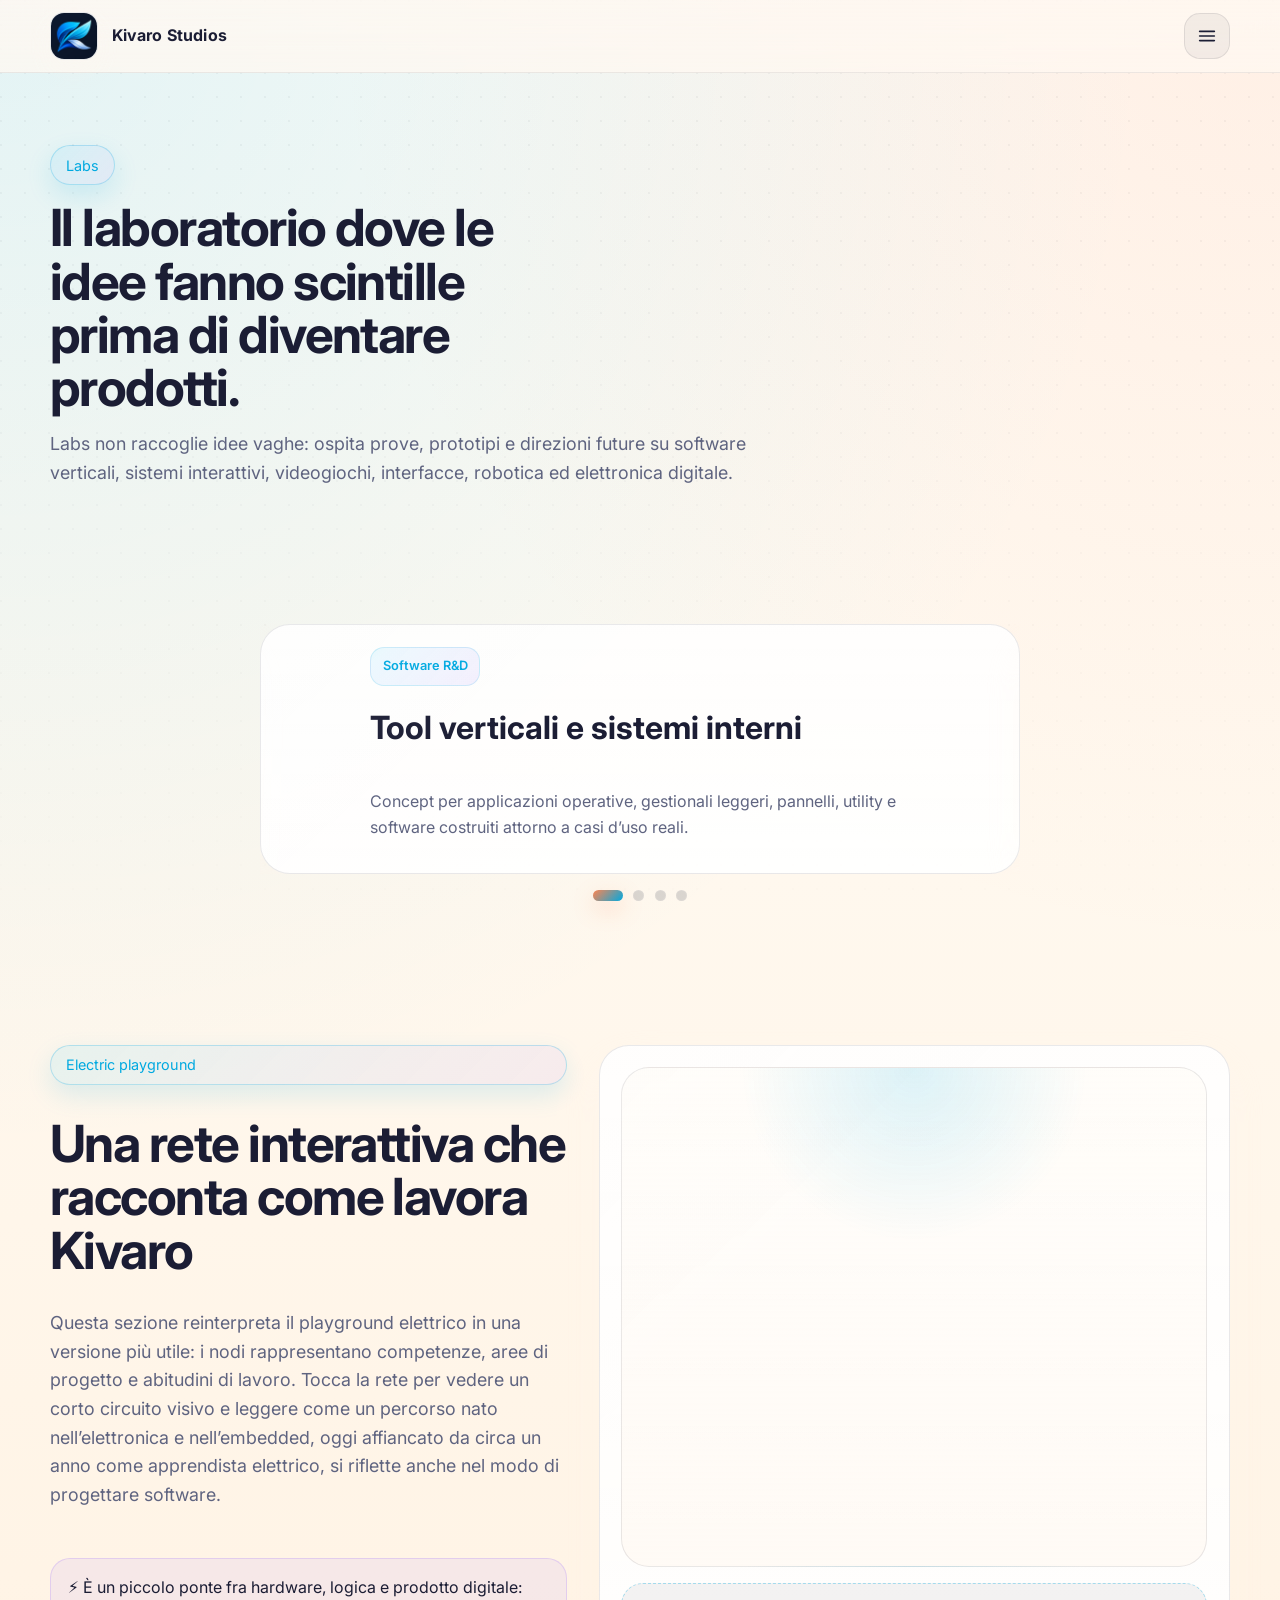
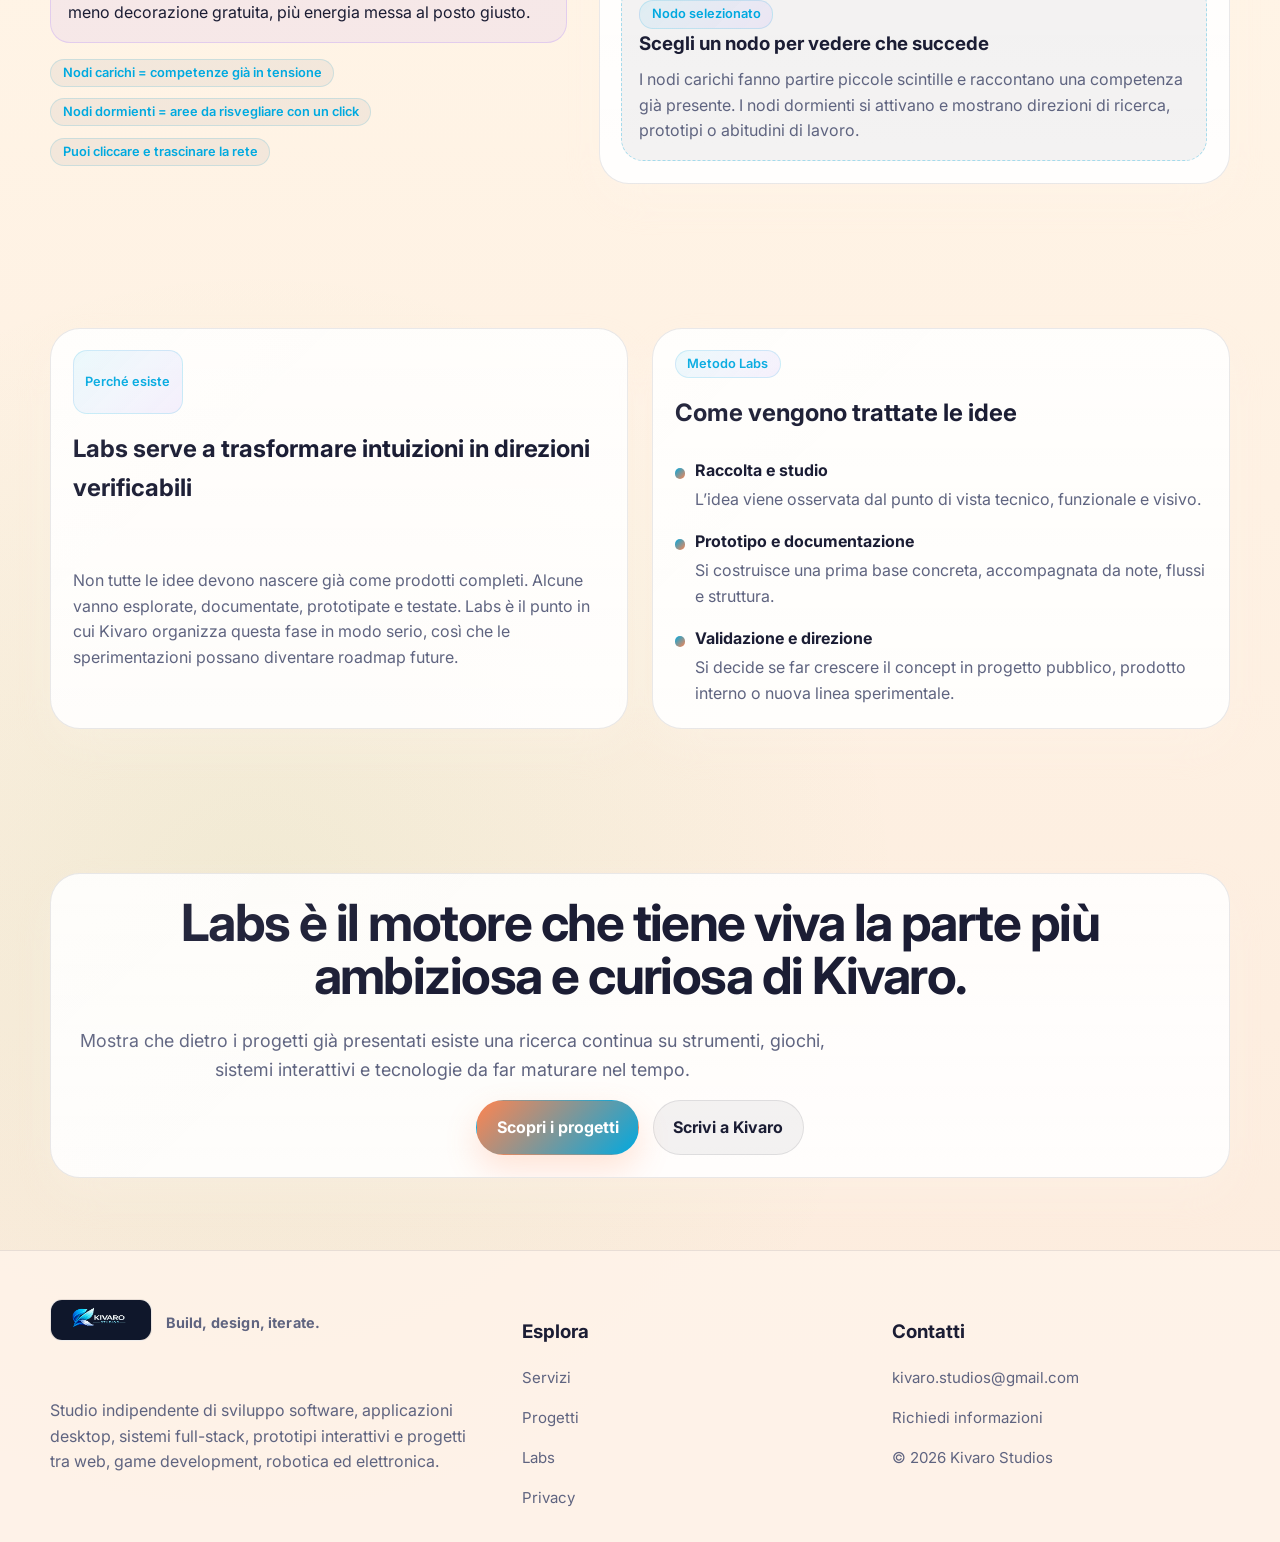
<file: labs.html>
<!DOCTYPE html>

<html lang="it">
<head>
<meta charset="utf-8"/>
<meta content="width=device-width, initial-scale=1.0" name="viewport"/>
<meta content="#07111f" name="theme-color"/>
<title>Kivaro Studios</title>
<meta content="Kivaro Studios" name="description"/>
<link href="assets/icons/favicon.svg" rel="icon" type="image/svg+xml"/>
<link href="https://fonts.googleapis.com" rel="preconnect"/>
<link crossorigin="" href="https://fonts.gstatic.com" rel="preconnect"/>
<link href="https://fonts.googleapis.com/css2?family=Inter:wght@400;500;600;700;800&amp;display=swap" rel="stylesheet"/>
<script>(function(){try{var stored=localStorage.getItem("kivaro-theme");var theme=stored||(window.matchMedia("(prefers-color-scheme: light)").matches?"light":"dark");document.documentElement.dataset.theme=theme;}catch(e){document.documentElement.dataset.theme="dark";}})();</script>
<link href="assets/css/variables.css" rel="stylesheet"/>
<link href="assets/css/base.css" rel="stylesheet"/>
<link href="assets/css/components.css" rel="stylesheet"/>
</head>
<body data-page="labs">
<header class="site-header">
<div class="container">
<a class="brand" data-i18n-aria-label="aria.brandHome" href="index.html">
<span aria-hidden="true" class="brand-mark">
<img alt="" src="assets/img/kivaro-logo.png"/>
</span>
<span class="brand-text"><strong>Kivaro Studios</strong></span>
</a>
<nav class="nav" data-i18n-aria-label="aria.mainNavigation" data-nav="">
<a data-i18n="nav.home" href="index.html">Home</a>
<a data-i18n="nav.services" href="services.html">Servizi</a>
<a data-i18n="nav.projects" href="projects.html">Progetti</a>
<a data-i18n="nav.about" href="about.html">Chi siamo</a>
<a data-i18n="nav.labs" href="labs.html">Labs</a>
<a data-i18n="nav.contact" href="contact.html">Contatti</a>
</nav>
<div class="header-actions">
<div class="segmented-control" data-i18n-aria-label="aria.themeSwitch" data-theme-switch="">
<button data-theme-option="light" type="button"><span data-i18n="controls.theme.light">Chiaro</span></button>
<button data-theme-option="dark" type="button"><span data-i18n="controls.theme.dark">Scuro</span></button>
</div>
<div class="segmented-control" data-i18n-aria-label="aria.languageSwitch" data-lang-switch="">
<button data-lang-option="it" type="button"><span data-i18n="controls.lang.it">IT</span></button>
<button data-lang-option="en" type="button"><span data-i18n="controls.lang.en">EN</span></button>
</div>
</div>
<button aria-expanded="false" class="nav-toggle" data-i18n-aria-label="aria.openMenu" data-nav-toggle="" type="button">
<svg fill="none" height="22" viewbox="0 0 24 24" width="22" xmlns="http://www.w3.org/2000/svg">
<path d="M4 7H20" stroke="currentColor" stroke-linecap="round" stroke-width="1.8"></path>
<path d="M4 12H20" stroke="currentColor" stroke-linecap="round" stroke-width="1.8"></path>
<path d="M4 17H20" stroke="currentColor" stroke-linecap="round" stroke-width="1.8"></path>
</svg>
</button>
</div>
</header>
<main>
<section class="page-hero"><div class="container"><span class="eyebrow" data-i18n="labs.eyebrow">Labs</span><h1 class="section-title" data-i18n="labs.title">Il laboratorio dove le idee fanno scintille prima di diventare prodotti.</h1><p class="section-subtitle" data-i18n="labs.subtitle">Labs non raccoglie idee vaghe: ospita prove, prototipi e direzioni future su software verticali, sistemi interattivi, videogiochi, interfacce, robotica ed elettronica digitale.</p></div></section>
<section class="section-sm"><div class="container"><div class="labs-carousel" data-labs-carousel><div class="labs-carousel__viewport"><div class="labs-carousel__track" data-labs-track><article class="card stack labs-carousel__slide"><span class="tag" data-i18n="labs.l1Tag">Software R&amp;D</span><h2 data-i18n="labs.l1Title">Tool verticali e sistemi interni</h2><p data-i18n="labs.l1Text">Concept per applicazioni operative, gestionali leggeri, pannelli, utility e software costruiti attorno a casi d’uso reali.</p></article><article class="card stack labs-carousel__slide"><span class="tag" data-i18n="labs.l2Tag">Interaction</span><h2 data-i18n="labs.l2Title">Prototipi di interfaccia e flow design</h2><p data-i18n="labs.l2Text">Esperimenti su dashboard, sistemi di navigazione, UI responsive, UX flow, documentazione visuale e interazioni da validare prima del build completo.</p></article><article class="card stack labs-carousel__slide"><span class="tag" data-i18n="labs.l3Tag">Creative tech</span><h2 data-i18n="labs.l3Title">Game concept e multimedia</h2><p data-i18n="labs.l3Text">Prove su gameplay, siti multimediali, worldbuilding, presentazioni interattive, art direction e prodotti digitali con forte identità narrativa.</p></article><article class="card stack labs-carousel__slide"><span class="tag" data-i18n="labs.l4Tag">Hardware + software</span><h2 data-i18n="labs.l4Title">Robotica ed elettronica digitale</h2><p data-i18n="labs.l4Text">Spazio per idee che intrecciano logica, microcontrollori, sensori, automazione e codice, con un approccio integrato tra hardware e software.</p></article></div></div><div class="labs-carousel__dots" data-labs-dots aria-label="Labs carousel pagination"></div></div></div></section>
<section class="section-sm"><div class="container electric-lab-shell"><div class="stack"><span class="eyebrow" data-i18n="labs.electricEyebrow">Electric playground</span><h2 class="section-title" data-i18n="labs.electricTitle">Una rete interattiva che racconta come lavora Kivaro</h2><p class="section-subtitle" data-i18n="labs.electricText">Questa sezione reinterpreta il playground elettrico in una versione più utile: i nodi rappresentano competenze, aree di progetto e abitudini di lavoro. Tocca la rete per vedere un corto circuito visivo e leggere come un percorso nato nell’elettronica e nell’embedded, oggi affiancato da circa un anno come apprendista elettrico, si riflette anche nel modo di progettare software.</p><div class="electric-card-note"><strong>⚡</strong> <span data-i18n="labs.electricFounderNote">È un piccolo ponte fra hardware, logica e prodotto digitale: meno decorazione gratuita, più energia messa al posto giusto.</span></div><div class="electric-legend"><span class="tag" data-i18n="labs.electricLegendActive">Nodi carichi = competenze già in tensione</span><span class="tag" data-i18n="labs.electricLegendDormant">Nodi dormienti = aree da risvegliare con un click</span><span class="tag" data-i18n="labs.electricLegendDrag">Puoi cliccare e trascinare la rete</span></div></div><div class="card electric-board-shell" data-electric-lab=""><div class="electric-board"><svg aria-hidden="true"></svg></div><div class="electric-info-card"><span class="tag" data-i18n="labs.electricInfoTag">Nodo selezionato</span><h3 data-electric-info-title="" data-i18n="labs.electricInfoDefaultTitle">Scegli un nodo per vedere che succede</h3><p data-electric-info-text="" data-i18n="labs.electricInfoDefaultText">I nodi carichi fanno partire piccole scintille e raccontano una competenza già presente. I nodi dormienti si attivano e mostrano direzioni di ricerca, prototipi o abitudini di lavoro.</p></div></div></div></section>
<section class="section-sm"><div class="container grid two-col"><article class="card stack"><span class="tag" data-i18n="labs.visionTag">Perché esiste</span><h2 data-i18n="labs.visionTitle">Labs serve a trasformare intuizioni in direzioni verificabili</h2><p data-i18n="labs.visionText">Non tutte le idee devono nascere già come prodotti completi. Alcune vanno esplorate, documentate, prototipate e testate. Labs è il punto in cui Kivaro organizza questa fase in modo serio, così che le sperimentazioni possano diventare roadmap future.</p></article><article class="card stack"><span class="tag" data-i18n="labs.roadmapTag">Metodo Labs</span><h2 data-i18n="labs.roadmapTitle">Come vengono trattate le idee</h2><div class="timeline"><div class="timeline-item"><strong data-i18n="labs.r1Title">Raccolta e studio</strong><span class="muted" data-i18n="labs.r1Text">L’idea viene osservata dal punto di vista tecnico, funzionale e visivo.</span></div><div class="timeline-item"><strong data-i18n="labs.r2Title">Prototipo e documentazione</strong><span class="muted" data-i18n="labs.r2Text">Si costruisce una prima base concreta, accompagnata da note, flussi e struttura.</span></div><div class="timeline-item"><strong data-i18n="labs.r3Title">Validazione e direzione</strong><span class="muted" data-i18n="labs.r3Text">Si decide se far crescere il concept in progetto pubblico, prodotto interno o nuova linea sperimentale.</span></div></div></article></div></section>
<section class="section-sm"><div class="container card stack center"><h2 class="section-title full-width" data-i18n="labs.ctaTitle">Labs è il motore che tiene viva la parte più ambiziosa e curiosa di Kivaro.</h2><p class="section-subtitle centered-subtitle" data-i18n="labs.ctaText">Mostra che dietro i progetti già presentati esiste una ricerca continua su strumenti, giochi, sistemi interattivi e tecnologie da far maturare nel tempo.</p><div class="button-row center-buttons"><a class="btn btn-primary" data-i18n="labs.ctaPrimary" href="projects.html">Scopri i progetti</a><a class="btn btn-secondary" data-i18n="labs.ctaSecondary" href="contact.html">Scrivi a Kivaro</a></div></div></section>
</main>
<footer class="site-footer">
<div class="container site-footer-grid">
<div class="stack">
<a class="brand footer-brand" href="index.html">
          <span class="brand-mark brand-mark--footer" aria-hidden="true">
            <img src="assets/img/kivaro-footer-logo.png" alt=""/>
          </span>
          <span class="brand-text footer-brand-text"><span data-i18n="common.buildDesignIterate">Build, design, iterate.</span></span>
        </a>
<p data-i18n="common.footerDescription">Studio indipendente di sviluppo software focalizzato su prodotti digitali, strumenti su misura e prototipi con una forte attenzione a qualità, chiarezza e design.</p>
</div>
<div>
<h3 data-i18n="common.explore">Esplora</h3>
<ul class="list-clean stack small">
<li><a data-i18n="common.services" href="services.html">Servizi</a></li>
<li><a data-i18n="common.projects" href="projects.html">Progetti</a></li>
<li><a data-i18n="common.labs" href="labs.html">Labs</a></li>
<li><a data-i18n="common.privacy" href="privacy.html">Privacy</a></li>
</ul>
</div>
<div>
<h3 data-i18n="common.contacts">Contatti</h3>
<ul class="list-clean stack small">
<li><a href="mailto:kivaro.studios@gmail.com">kivaro.studios@gmail.com</a></li>
<li><a data-i18n="common.requestInfo" href="contact.html">Richiedi informazioni</a></li>
<li>© <span data-current-year=""></span> Kivaro Studios</li>
</ul>
</div>
</div>
</footer>
<script src="assets/js/site-data.js"></script>
<script defer="True" src="https://d3js.org/d3.v7.min.js"></script><script defer="" src="assets/js/main.js"></script>
</body>
</html>
</file>
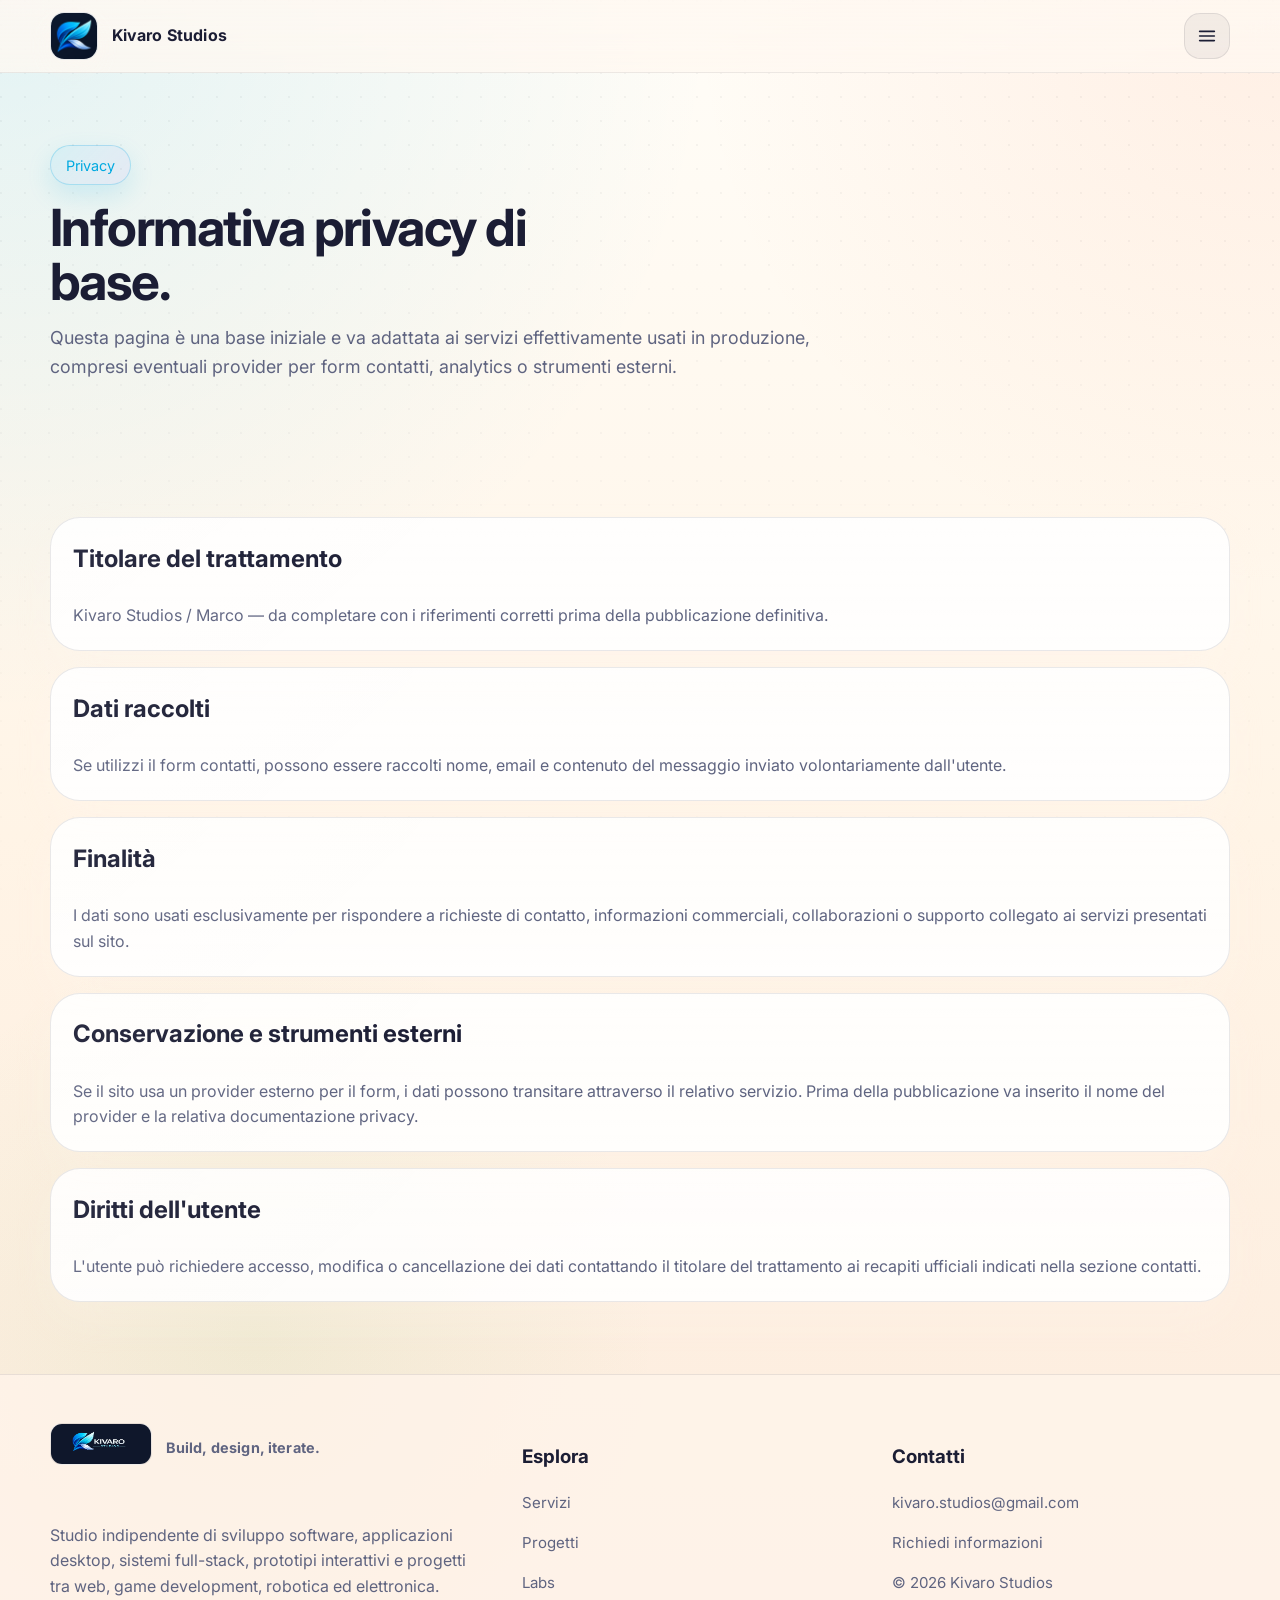
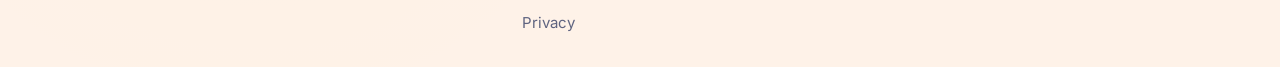
<file: privacy.html>
<!DOCTYPE html>
<html lang="it">
<head>
  <meta charset="UTF-8">
  <meta name="viewport" content="width=device-width, initial-scale=1.0">
  <meta name="theme-color" content="#07111f">
  <title>Kivaro Studios</title>
  <meta name="description" content="Kivaro Studios">
  <link rel="icon" type="image/svg+xml" href="assets/icons/favicon.svg">
  <link rel="preconnect" href="https://fonts.googleapis.com">
  <link rel="preconnect" href="https://fonts.gstatic.com" crossorigin>
  <link href="https://fonts.googleapis.com/css2?family=Inter:wght@400;500;600;700;800&display=swap" rel="stylesheet">
  <script>(function(){try{var stored=localStorage.getItem("kivaro-theme");var theme=stored||(window.matchMedia("(prefers-color-scheme: light)").matches?"light":"dark");document.documentElement.dataset.theme=theme;}catch(e){document.documentElement.dataset.theme="dark";}})();</script>
  <link rel="stylesheet" href="assets/css/variables.css">
  <link rel="stylesheet" href="assets/css/base.css">
  <link rel="stylesheet" href="assets/css/components.css">
</head>
<body data-page="privacy">
  <header class="site-header">
    <div class="container">
      <a class="brand" href="index.html" data-i18n-aria-label="aria.brandHome">
        <span class="brand-mark" aria-hidden="true">
          <img src="assets/img/kivaro-logo.png" alt=""/>
        </span>
        <span class="brand-text"><strong>Kivaro Studios</strong></span>
      </a>
      <nav class="nav" data-nav data-i18n-aria-label="aria.mainNavigation">
        <a href="index.html" data-i18n="nav.home">Home</a>
        <a href="services.html" data-i18n="nav.services">Servizi</a>
        <a href="projects.html" data-i18n="nav.projects">Progetti</a>
        <a href="about.html" data-i18n="nav.about">Chi siamo</a>
        <a href="labs.html" data-i18n="nav.labs">Labs</a>
        <a href="contact.html" data-i18n="nav.contact">Contatti</a>
      </nav>
      <div class="header-actions">
        <div class="segmented-control" data-theme-switch data-i18n-aria-label="aria.themeSwitch">
          <button type="button" data-theme-option="light"><span data-i18n="controls.theme.light">Chiaro</span></button>
          <button type="button" data-theme-option="dark"><span data-i18n="controls.theme.dark">Scuro</span></button>
        </div>
        <div class="segmented-control" data-lang-switch data-i18n-aria-label="aria.languageSwitch">
          <button type="button" data-lang-option="it"><span data-i18n="controls.lang.it">IT</span></button>
          <button type="button" data-lang-option="en"><span data-i18n="controls.lang.en">EN</span></button>
        </div>
      </div>
      <button class="nav-toggle" type="button" data-nav-toggle aria-expanded="false" data-i18n-aria-label="aria.openMenu">
        <svg width="22" height="22" viewBox="0 0 24 24" fill="none" xmlns="http://www.w3.org/2000/svg">
          <path d="M4 7H20" stroke="currentColor" stroke-width="1.8" stroke-linecap="round"/>
          <path d="M4 12H20" stroke="currentColor" stroke-width="1.8" stroke-linecap="round"/>
          <path d="M4 17H20" stroke="currentColor" stroke-width="1.8" stroke-linecap="round"/>
        </svg>
      </button>
    </div>
  </header>
  <main>
    <section class="page-hero"><div class="container"><span class="eyebrow" data-i18n="privacy.eyebrow">Privacy</span><h1 class="section-title" data-i18n="privacy.title">Informativa privacy di base.</h1><p class="section-subtitle" data-i18n="privacy.subtitle">Questa pagina è una base iniziale e va adattata ai servizi effettivamente usati in produzione, compresi eventuali provider per form contatti, analytics o strumenti esterni.</p></div></section>
    <section class="section-sm"><div class="container stack"><article class="card stack"><h2 data-i18n="privacy.p1Title">Titolare del trattamento</h2><p data-i18n="privacy.p1Text">Kivaro Studios / Marco — da completare con i riferimenti corretti prima della pubblicazione definitiva.</p></article><article class="card stack"><h2 data-i18n="privacy.p2Title">Dati raccolti</h2><p data-i18n="privacy.p2Text">Se utilizzi il form contatti, possono essere raccolti nome, email e contenuto del messaggio inviato volontariamente dall'utente.</p></article><article class="card stack"><h2 data-i18n="privacy.p3Title">Finalità</h2><p data-i18n="privacy.p3Text">I dati sono usati esclusivamente per rispondere a richieste di contatto, informazioni commerciali, collaborazioni o supporto collegato ai servizi presentati sul sito.</p></article><article class="card stack"><h2 data-i18n="privacy.p4Title">Conservazione e strumenti esterni</h2><p data-i18n="privacy.p4Text">Se il sito usa un provider esterno per il form, i dati possono transitare attraverso il relativo servizio. Prima della pubblicazione va inserito il nome del provider e la relativa documentazione privacy.</p></article><article class="card stack"><h2 data-i18n="privacy.p5Title">Diritti dell'utente</h2><p data-i18n="privacy.p5Text">L'utente può richiedere accesso, modifica o cancellazione dei dati contattando il titolare del trattamento ai recapiti ufficiali indicati nella sezione contatti.</p></article></div></section>
  </main>

  <footer class="site-footer">
    <div class="container site-footer-grid">
      <div class="stack">
        <a class="brand footer-brand" href="index.html">
          <span class="brand-mark brand-mark--footer" aria-hidden="true">
            <img src="assets/img/kivaro-footer-logo.png" alt=""/>
          </span>
          <span class="brand-text footer-brand-text"><span data-i18n="common.buildDesignIterate">Build, design, iterate.</span></span>
        </a>
        <p data-i18n="common.footerDescription">Studio indipendente di sviluppo software focalizzato su prodotti digitali, strumenti su misura e prototipi con una forte attenzione a qualità, chiarezza e design.</p>
      </div>
      <div>
        <h3 data-i18n="common.explore">Esplora</h3>
        <ul class="list-clean stack small">
          <li><a href="services.html" data-i18n="common.services">Servizi</a></li>
          <li><a href="projects.html" data-i18n="common.projects">Progetti</a></li>
          <li><a href="labs.html" data-i18n="common.labs">Labs</a></li>
          <li><a href="privacy.html" data-i18n="common.privacy">Privacy</a></li>
        </ul>
      </div>
      <div>
        <h3 data-i18n="common.contacts">Contatti</h3>
        <ul class="list-clean stack small">
          <li><a href="mailto:kivaro.studios@gmail.com">kivaro.studios@gmail.com</a></li>
          <li><a href="contact.html" data-i18n="common.requestInfo">Richiedi informazioni</a></li>
          <li>© <span data-current-year></span> Kivaro Studios</li>
        </ul>
      </div>
    </div>
  </footer>
  <script src="assets/js/site-data.js"></script>
  <script src="assets/js/main.js" defer></script>
</body>
</html>
</file>
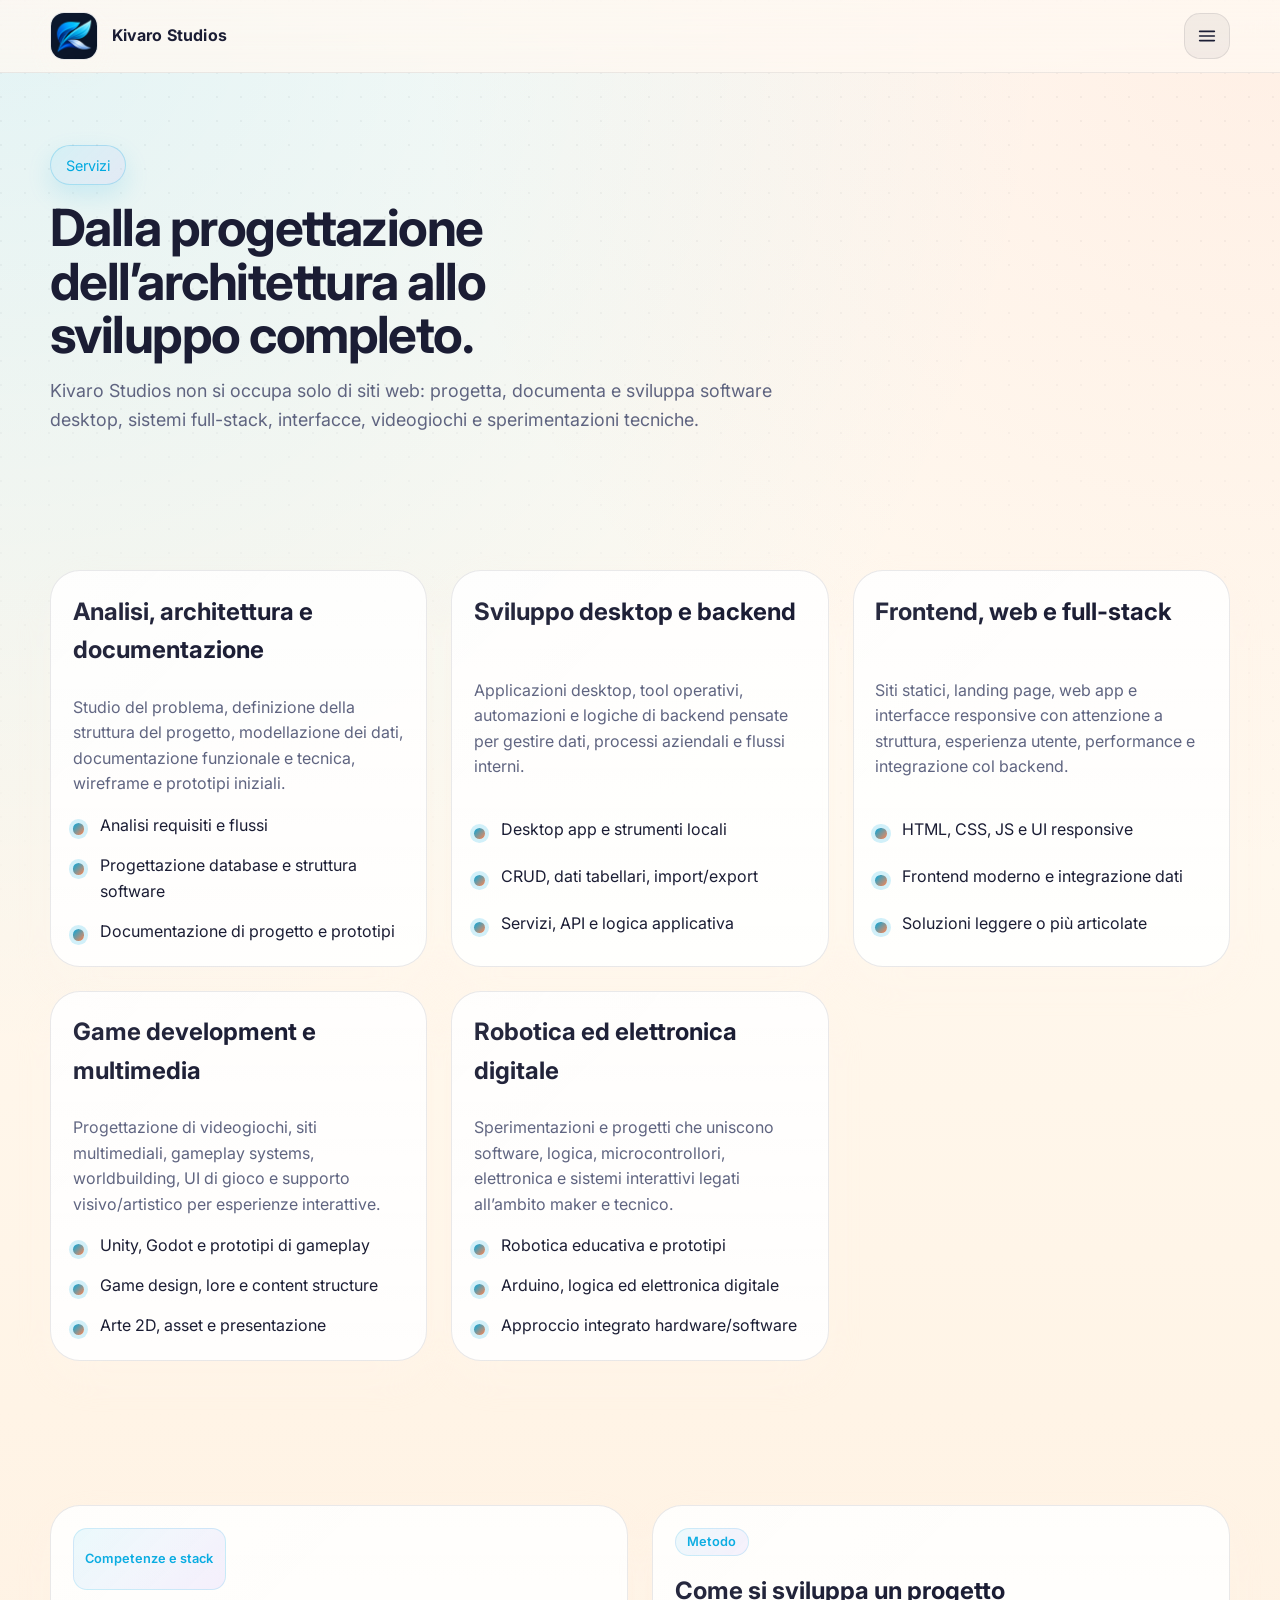
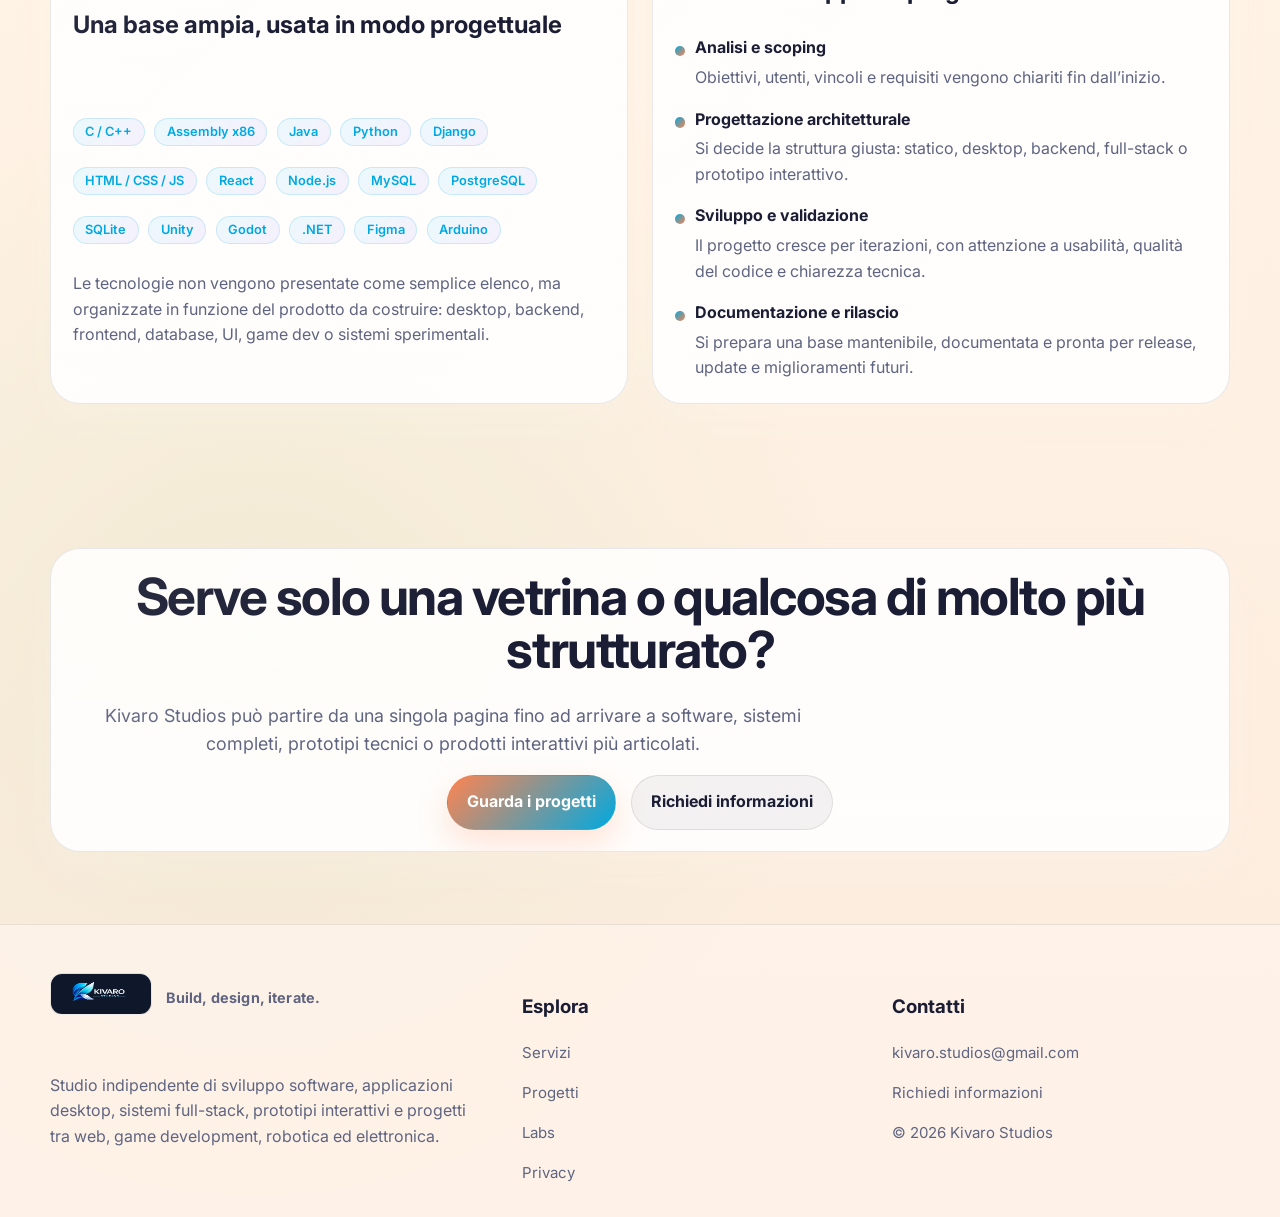
<file: services.html>
<!DOCTYPE html>
<html lang="it">
<head>
  <meta charset="UTF-8">
  <meta name="viewport" content="width=device-width, initial-scale=1.0">
  <meta name="theme-color" content="#07111f">
  <title>Kivaro Studios</title>
  <meta name="description" content="Kivaro Studios">
  <link rel="icon" type="image/svg+xml" href="assets/icons/favicon.svg">
  <link rel="preconnect" href="https://fonts.googleapis.com">
  <link rel="preconnect" href="https://fonts.gstatic.com" crossorigin>
  <link href="https://fonts.googleapis.com/css2?family=Inter:wght@400;500;600;700;800&display=swap" rel="stylesheet">
  <script>(function(){try{var stored=localStorage.getItem("kivaro-theme");var theme=stored||(window.matchMedia("(prefers-color-scheme: light)").matches?"light":"dark");document.documentElement.dataset.theme=theme;}catch(e){document.documentElement.dataset.theme="dark";}})();</script>
  <link rel="stylesheet" href="assets/css/variables.css">
  <link rel="stylesheet" href="assets/css/base.css">
  <link rel="stylesheet" href="assets/css/components.css">
</head>
<body data-page="services">
  <header class="site-header">
    <div class="container">
      <a class="brand" href="index.html" data-i18n-aria-label="aria.brandHome">
        <span class="brand-mark" aria-hidden="true">
          <img src="assets/img/kivaro-logo.png" alt=""/>
        </span>
        <span class="brand-text"><strong>Kivaro Studios</strong></span>
      </a>
      <nav class="nav" data-nav data-i18n-aria-label="aria.mainNavigation">
        <a href="index.html" data-i18n="nav.home">Home</a>
        <a href="services.html" data-i18n="nav.services">Servizi</a>
        <a href="projects.html" data-i18n="nav.projects">Progetti</a>
        <a href="about.html" data-i18n="nav.about">Chi siamo</a>
        <a href="labs.html" data-i18n="nav.labs">Labs</a>
        <a href="contact.html" data-i18n="nav.contact">Contatti</a>
      </nav>
      <div class="header-actions">
        <div class="segmented-control" data-theme-switch data-i18n-aria-label="aria.themeSwitch">
          <button type="button" data-theme-option="light"><span data-i18n="controls.theme.light">Chiaro</span></button>
          <button type="button" data-theme-option="dark"><span data-i18n="controls.theme.dark">Scuro</span></button>
        </div>
        <div class="segmented-control" data-lang-switch data-i18n-aria-label="aria.languageSwitch">
          <button type="button" data-lang-option="it"><span data-i18n="controls.lang.it">IT</span></button>
          <button type="button" data-lang-option="en"><span data-i18n="controls.lang.en">EN</span></button>
        </div>
      </div>
      <button class="nav-toggle" type="button" data-nav-toggle aria-expanded="false" data-i18n-aria-label="aria.openMenu">
        <svg width="22" height="22" viewBox="0 0 24 24" fill="none" xmlns="http://www.w3.org/2000/svg">
          <path d="M4 7H20" stroke="currentColor" stroke-width="1.8" stroke-linecap="round"/>
          <path d="M4 12H20" stroke="currentColor" stroke-width="1.8" stroke-linecap="round"/>
          <path d="M4 17H20" stroke="currentColor" stroke-width="1.8" stroke-linecap="round"/>
        </svg>
      </button>
    </div>
  </header>
  <main>

<section class="page-hero"><div class="container"><span class="eyebrow" data-i18n="services.eyebrow">Servizi</span><h1 class="section-title" data-i18n="services.title">Dalla progettazione dell’architettura allo sviluppo completo.</h1><p class="section-subtitle" data-i18n="services.subtitle">Kivaro Studios non si occupa solo di siti web: progetta, documenta e sviluppa software desktop, sistemi full-stack, interfacce, videogiochi e sperimentazioni tecniche.</p></div></section>
<section class="section-sm">
  <div class="container grid three-col">
    <article class="card stack"><h2 data-i18n="services.s1Title">Analisi, architettura e documentazione</h2><p data-i18n="services.s1Text">Studio del problema, definizione della struttura del progetto, modellazione dei dati, documentazione funzionale e tecnica, wireframe e prototipi iniziali.</p><ul class="list-check"><li data-i18n="services.s1L1">Analisi requisiti e flussi</li><li data-i18n="services.s1L2">Progettazione database e struttura software</li><li data-i18n="services.s1L3">Documentazione di progetto e prototipi</li></ul></article>
    <article class="card stack"><h2 data-i18n="services.s2Title">Sviluppo desktop e backend</h2><p data-i18n="services.s2Text">Applicazioni desktop, tool operativi, automazioni e logiche di backend pensate per gestire dati, processi aziendali e flussi interni.</p><ul class="list-check"><li data-i18n="services.s2L1">Desktop app e strumenti locali</li><li data-i18n="services.s2L2">CRUD, dati tabellari, import/export</li><li data-i18n="services.s2L3">Servizi, API e logica applicativa</li></ul></article>
    <article class="card stack"><h2 data-i18n="services.s3Title">Frontend, web e full-stack</h2><p data-i18n="services.s3Text">Siti statici, landing page, web app e interfacce responsive con attenzione a struttura, esperienza utente, performance e integrazione col backend.</p><ul class="list-check"><li data-i18n="services.s3L1">HTML, CSS, JS e UI responsive</li><li data-i18n="services.s3L2">Frontend moderno e integrazione dati</li><li data-i18n="services.s3L3">Soluzioni leggere o più articolate</li></ul></article>
    <article class="card stack"><h2 data-i18n="services.s4Title">Game development e multimedia</h2><p data-i18n="services.s4Text">Progettazione di videogiochi, siti multimediali, gameplay systems, worldbuilding, UI di gioco e supporto visivo/artistico per esperienze interattive.</p><ul class="list-check"><li data-i18n="services.s4L1">Unity, Godot e prototipi di gameplay</li><li data-i18n="services.s4L2">Game design, lore e content structure</li><li data-i18n="services.s4L3">Arte 2D, asset e presentazione</li></ul></article>
    <article class="card stack"><h2 data-i18n="services.s5Title">Robotica ed elettronica digitale</h2><p data-i18n="services.s5Text">Sperimentazioni e progetti che uniscono software, logica, microcontrollori, elettronica e sistemi interattivi legati all’ambito maker e tecnico.</p><ul class="list-check"><li data-i18n="services.s5L1">Robotica educativa e prototipi</li><li data-i18n="services.s5L2">Arduino, logica ed elettronica digitale</li><li data-i18n="services.s5L3">Approccio integrato hardware/software</li></ul></article>
  </div>
</section>
<section class="section-sm">
  <div class="container grid two-col">
    <div class="card stack"><span class="tag" data-i18n="services.stackTag">Competenze e stack</span><h2 data-i18n="services.stackTitle">Una base ampia, usata in modo progettuale</h2><div class="tag-row"><span class="tag">C / C++</span><span class="tag">Assembly x86</span><span class="tag">Java</span><span class="tag">Python</span><span class="tag">Django</span><span class="tag">HTML / CSS / JS</span><span class="tag">React</span><span class="tag">Node.js</span><span class="tag">MySQL</span><span class="tag">PostgreSQL</span><span class="tag">SQLite</span><span class="tag">Unity</span><span class="tag">Godot</span><span class="tag">.NET</span><span class="tag">Figma</span><span class="tag">Arduino</span></div><p class="muted" data-i18n="services.stackText">Le tecnologie non vengono presentate come semplice elenco, ma organizzate in funzione del prodotto da costruire: desktop, backend, frontend, database, UI, game dev o sistemi sperimentali.</p></div>
    <div class="card stack"><span class="tag" data-i18n="services.approachTag">Metodo</span><h2 data-i18n="services.approachTitle">Come si sviluppa un progetto</h2><div class="timeline"><div class="timeline-item"><strong data-i18n="services.t1Title">Analisi e scoping</strong><span class="muted" data-i18n="services.t1Text">Obiettivi, utenti, vincoli e requisiti vengono chiariti fin dall’inizio.</span></div><div class="timeline-item"><strong data-i18n="services.t2Title">Progettazione architetturale</strong><span class="muted" data-i18n="services.t2Text">Si decide la struttura giusta: statico, desktop, backend, full-stack o prototipo interattivo.</span></div><div class="timeline-item"><strong data-i18n="services.t3Title">Sviluppo e validazione</strong><span class="muted" data-i18n="services.t3Text">Il progetto cresce per iterazioni, con attenzione a usabilità, qualità del codice e chiarezza tecnica.</span></div><div class="timeline-item"><strong data-i18n="services.t4Title">Documentazione e rilascio</strong><span class="muted" data-i18n="services.t4Text">Si prepara una base mantenibile, documentata e pronta per release, update e miglioramenti futuri.</span></div></div></div>
  </div>
</section>
<section class="section-sm"><div class="container card stack center"><h2 class="section-title full-width" data-i18n="services.ctaTitle">Serve solo una vetrina o qualcosa di molto più strutturato?</h2><p class="section-subtitle centered-subtitle" data-i18n="services.ctaText">Kivaro Studios può partire da una singola pagina fino ad arrivare a software, sistemi completi, prototipi tecnici o prodotti interattivi più articolati.</p><div class="button-row center-buttons"><a class="btn btn-primary" href="projects.html" data-i18n="services.ctaPrimary">Guarda i progetti</a><a class="btn btn-secondary" href="contact.html" data-i18n="services.ctaSecondary">Richiedi informazioni</a></div></div></section>

  </main>
  <footer class="site-footer">
    <div class="container site-footer-grid">
      <div class="stack">
        <a class="brand footer-brand" href="index.html">
          <span class="brand-mark brand-mark--footer" aria-hidden="true">
            <img src="assets/img/kivaro-footer-logo.png" alt=""/>
          </span>
          <span class="brand-text footer-brand-text"><span data-i18n="common.buildDesignIterate">Build, design, iterate.</span></span>
        </a>
        <p data-i18n="common.footerDescription">Studio indipendente di sviluppo software focalizzato su prodotti digitali, strumenti su misura e prototipi con una forte attenzione a qualità, chiarezza e design.</p>
      </div>
      <div>
        <h3 data-i18n="common.explore">Esplora</h3>
        <ul class="list-clean stack small">
          <li><a href="services.html" data-i18n="common.services">Servizi</a></li>
          <li><a href="projects.html" data-i18n="common.projects">Progetti</a></li>
          <li><a href="labs.html" data-i18n="common.labs">Labs</a></li>
          <li><a href="privacy.html" data-i18n="common.privacy">Privacy</a></li>
        </ul>
      </div>
      <div>
        <h3 data-i18n="common.contacts">Contatti</h3>
        <ul class="list-clean stack small">
          <li><a href="mailto:kivaro.studios@gmail.com">kivaro.studios@gmail.com</a></li>
          <li><a href="contact.html" data-i18n="common.requestInfo">Richiedi informazioni</a></li>
          <li>© <span data-current-year></span> Kivaro Studios</li>
        </ul>
      </div>
    </div>
  </footer>
  <script src="assets/js/site-data.js"></script>
  <script src="assets/js/main.js" defer></script>
</body>
</html>
</file>
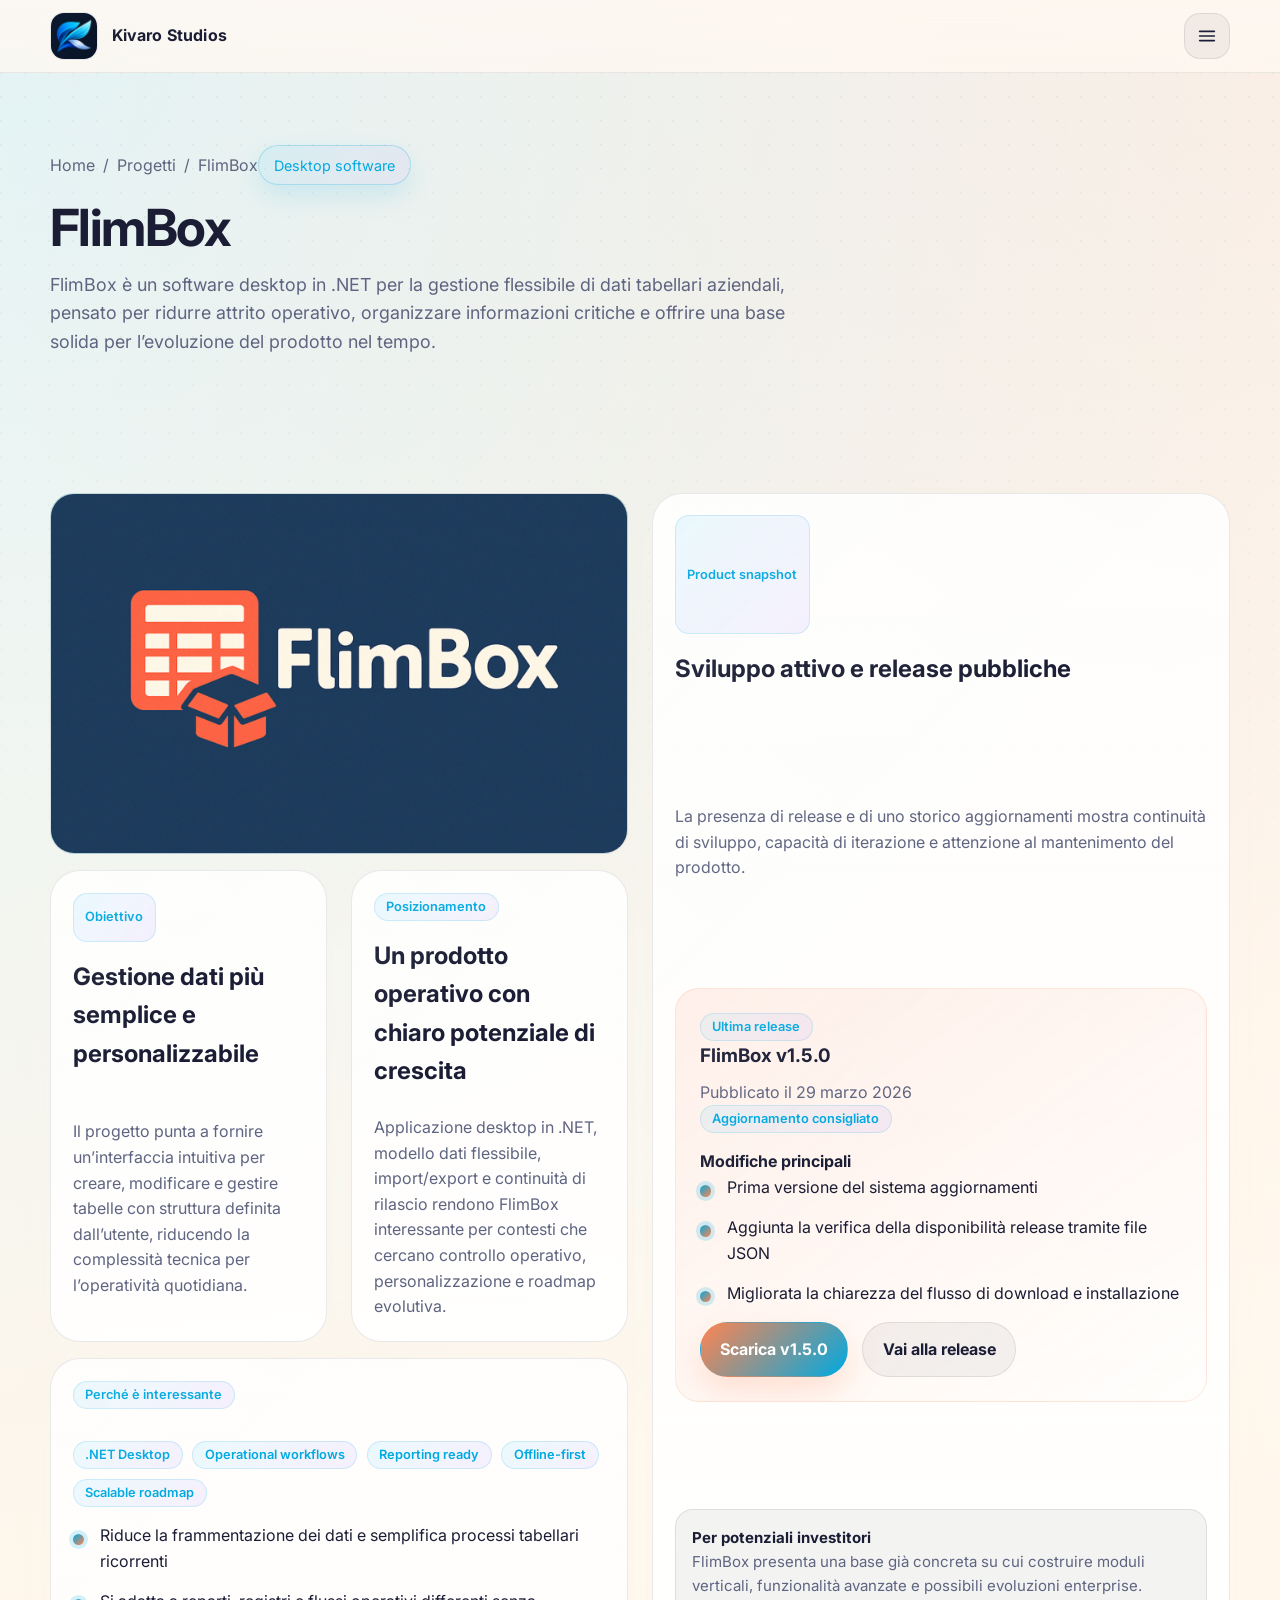
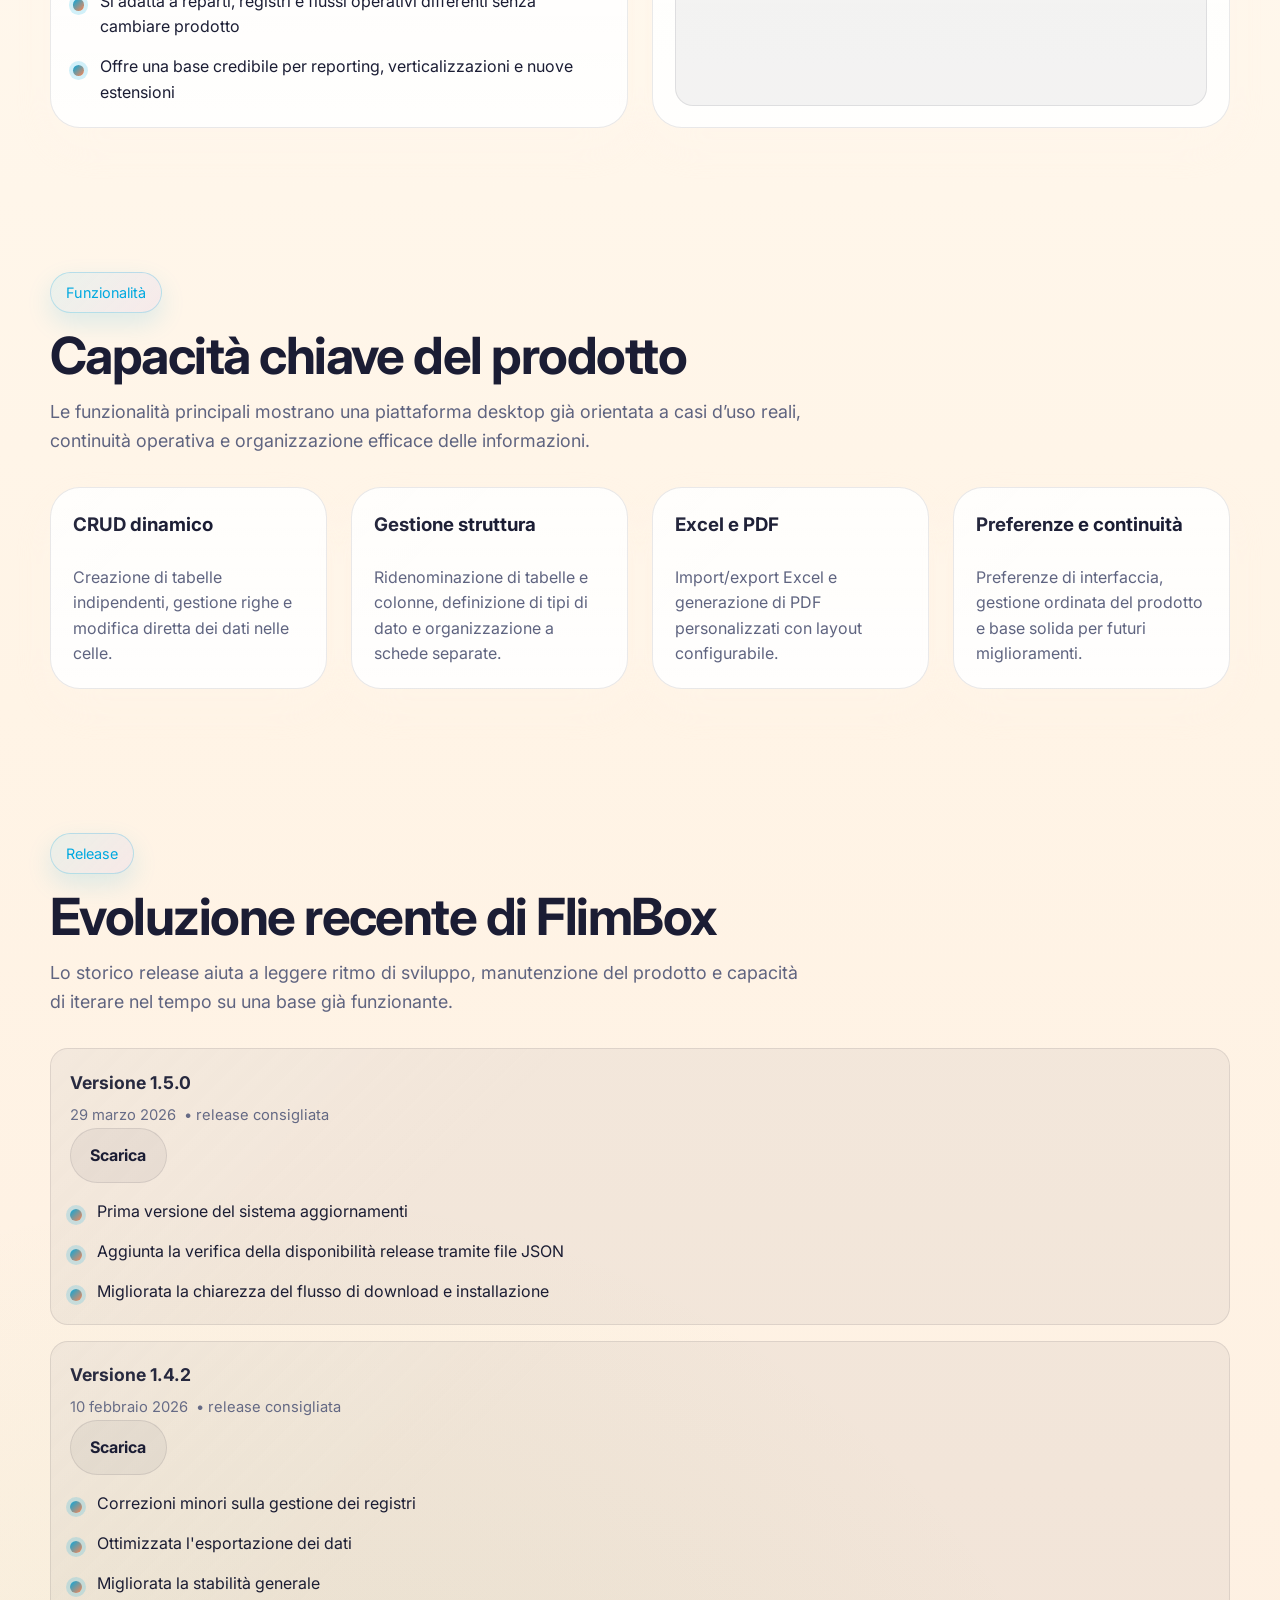
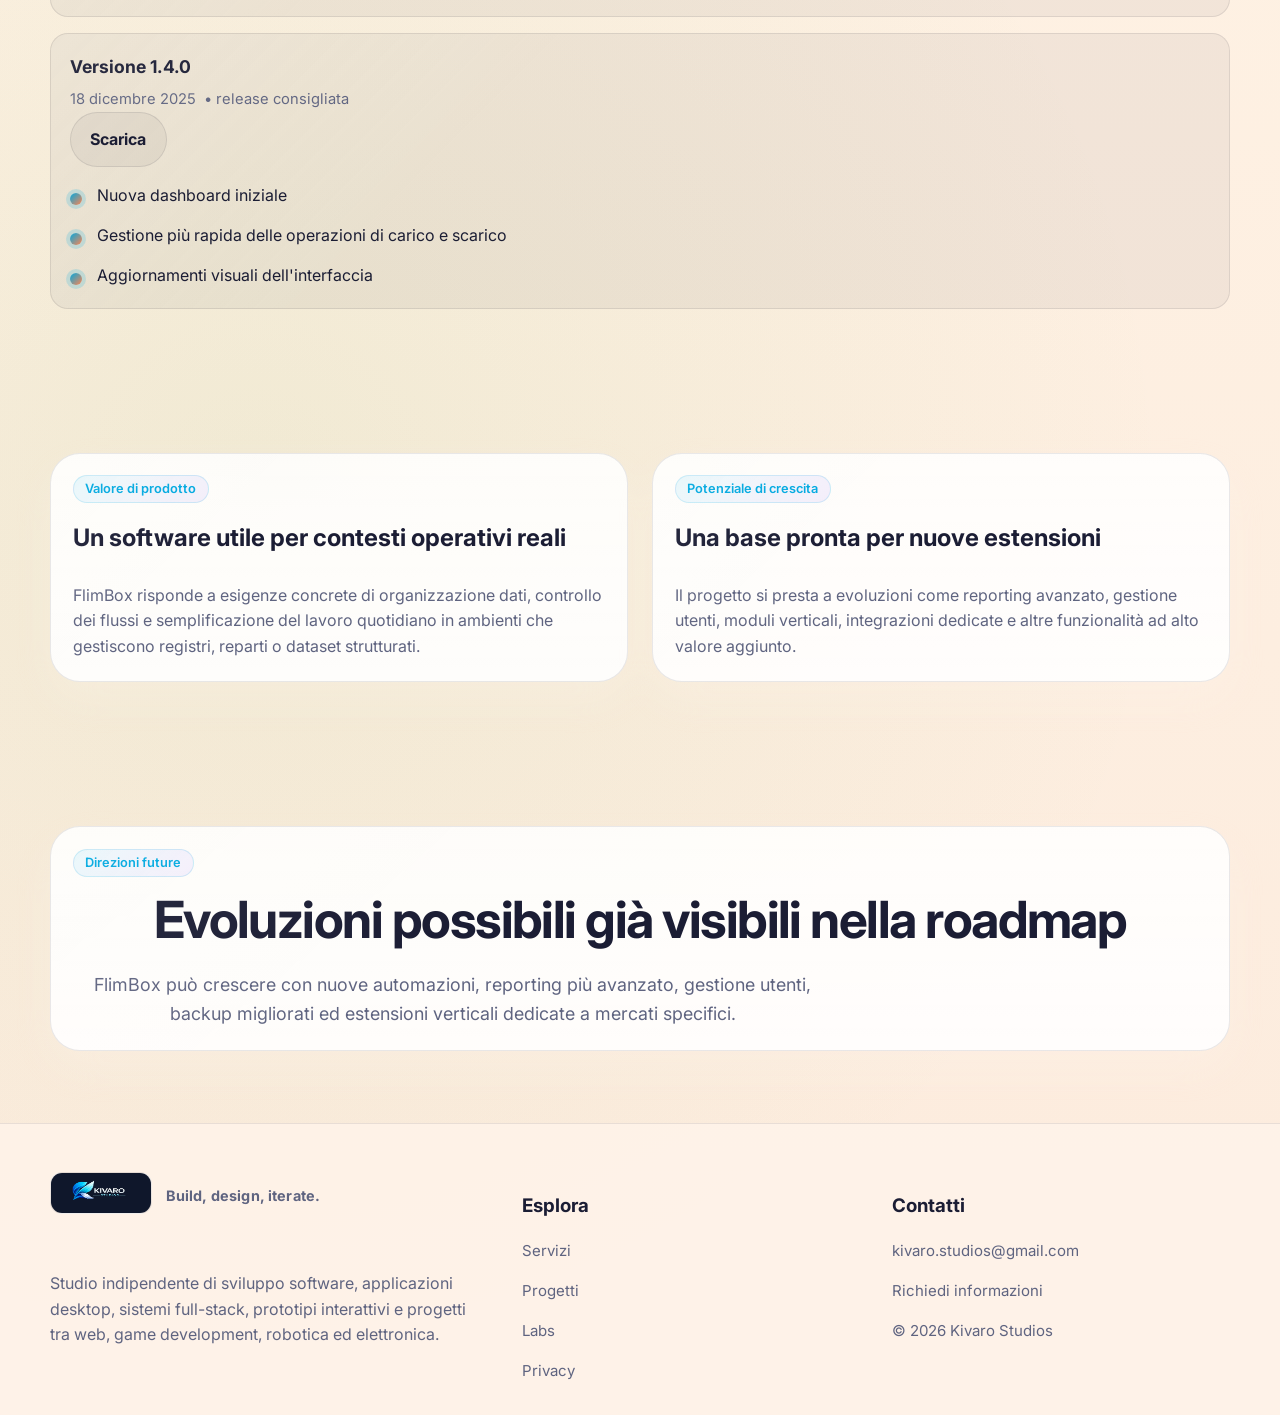
<file: projects/flimbox.html>
<!DOCTYPE html>
<html lang="it">
<head>
  <meta charset="UTF-8">
  <meta name="viewport" content="width=device-width, initial-scale=1.0">
  <meta name="theme-color" content="#07111f">
  <title>Kivaro Studios</title>
  <meta name="description" content="Kivaro Studios">
  <link rel="icon" type="image/svg+xml" href="../assets/icons/favicon.svg">
  <link rel="preconnect" href="https://fonts.googleapis.com">
  <link rel="preconnect" href="https://fonts.gstatic.com" crossorigin>
  <link href="https://fonts.googleapis.com/css2?family=Inter:wght@400;500;600;700;800&display=swap" rel="stylesheet">
  <script>(function(){try{var stored=localStorage.getItem("kivaro-theme");var theme=stored||(window.matchMedia("(prefers-color-scheme: light)").matches?"light":"dark");document.documentElement.dataset.theme=theme;}catch(e){document.documentElement.dataset.theme="dark";}})();</script>
  <link rel="stylesheet" href="../assets/css/variables.css">
  <link rel="stylesheet" href="../assets/css/base.css">
  <link rel="stylesheet" href="../assets/css/components.css">
</head>
<body data-page="flimbox">
  <header class="site-header">
    <div class="container">
      <a class="brand" href="../index.html" data-i18n-aria-label="aria.brandHome">
        <span class="brand-mark" aria-hidden="true">
          <img src="../assets/img/kivaro-logo.png" alt=""/>
        </span>
        <span class="brand-text"><strong>Kivaro Studios</strong></span>
      </a>
      <nav class="nav" data-nav data-i18n-aria-label="aria.mainNavigation">
        <a href="../index.html" data-i18n="nav.home">Home</a>
        <a href="../services.html" data-i18n="nav.services">Servizi</a>
        <a href="../projects.html" data-i18n="nav.projects">Progetti</a>
        <a href="../about.html" data-i18n="nav.about">Chi siamo</a>
        <a href="../labs.html" data-i18n="nav.labs">Labs</a>
        <a href="../contact.html" data-i18n="nav.contact">Contatti</a>
      </nav>
      <div class="header-actions">
        <div class="segmented-control" data-theme-switch data-i18n-aria-label="aria.themeSwitch">
          <button type="button" data-theme-option="light"><span data-i18n="controls.theme.light">Chiaro</span></button>
          <button type="button" data-theme-option="dark"><span data-i18n="controls.theme.dark">Scuro</span></button>
        </div>
        <div class="segmented-control" data-lang-switch data-i18n-aria-label="aria.languageSwitch">
          <button type="button" data-lang-option="it"><span data-i18n="controls.lang.it">IT</span></button>
          <button type="button" data-lang-option="en"><span data-i18n="controls.lang.en">EN</span></button>
        </div>
      </div>
      <button class="nav-toggle" type="button" data-nav-toggle aria-expanded="false" data-i18n-aria-label="aria.openMenu">
        <svg width="22" height="22" viewBox="0 0 24 24" fill="none" xmlns="http://www.w3.org/2000/svg">
          <path d="M4 7H20" stroke="currentColor" stroke-width="1.8" stroke-linecap="round"/>
          <path d="M4 12H20" stroke="currentColor" stroke-width="1.8" stroke-linecap="round"/>
          <path d="M4 17H20" stroke="currentColor" stroke-width="1.8" stroke-linecap="round"/>
        </svg>
      </button>
    </div>
  </header>
  <main>

<section class="page-hero"><div class="container"><nav class="breadcrumbs" data-i18n-aria-label="aria.breadcrumb"><a href="../index.html" data-i18n="flimbox.crumbHome">Home</a><span>/</span><a href="../projects.html" data-i18n="flimbox.crumbProjects">Progetti</a><span>/</span><span>FlimBox</span></nav><span class="eyebrow" data-i18n="flimbox.eyebrow">Desktop software</span><h1 class="section-title" data-i18n="flimbox.title">FlimBox</h1><p class="section-subtitle" data-i18n="flimbox.subtitle">FlimBox è un software desktop in .NET per la gestione flessibile di dati tabellari aziendali, pensato per ridurre attrito operativo, organizzare informazioni critiche e offrire una base solida per l’evoluzione del prodotto nel tempo.</p></div></section>
<section class="section-sm"><div class="container grid two-col"><div class="stack"><div class="mock-block mock-block--image"><img class="project-visual__img" src="../assets/img/flimbox-logo.png" alt="FlimBox logo"></div><div class="grid two-col"><article class="card stack"><span class="tag" data-i18n="flimbox.goalTag">Obiettivo</span><h2 data-i18n="flimbox.goalTitle">Gestione dati più semplice e personalizzabile</h2><p data-i18n="flimbox.goalText">Il progetto punta a fornire un’interfaccia intuitiva per creare, modificare e gestire tabelle con struttura definita dall’utente, riducendo la complessità tecnica per l’operatività quotidiana.</p></article><article class="card stack"><span class="tag" data-i18n="flimbox.evoTag">Posizionamento</span><h2 data-i18n="flimbox.evoTitle">Un prodotto operativo con chiaro potenziale di crescita</h2><p data-i18n="flimbox.evoText">Applicazione desktop in .NET, modello dati flessibile, import/export e continuità di rilascio rendono FlimBox interessante per contesti che cercano controllo operativo, personalizzazione e roadmap evolutiva.</p></article></div><article class="card stack"><span class="tag" data-i18n="flimbox.stackTag">Perché è interessante</span><div class="tag-row"><span class="tag">.NET Desktop</span><span class="tag">Operational workflows</span><span class="tag">Reporting ready</span><span class="tag">Offline-first</span><span class="tag">Scalable roadmap</span></div><ul class="list-check"><li data-i18n="flimbox.stackL1">Riduce la frammentazione dei dati e semplifica processi tabellari ricorrenti</li><li data-i18n="flimbox.stackL2">Si adatta a reparti, registri e flussi operativi differenti senza cambiare prodotto</li><li data-i18n="flimbox.stackL3">Offre una base credibile per reporting, verticalizzazioni e nuove estensioni</li></ul></article></div><aside class="card download-card stack"><span class="tag" data-i18n="flimbox.downloadTag">Product snapshot</span><h2 data-i18n="flimbox.downloadTitle">Sviluppo attivo e release pubbliche</h2><p class="muted" data-i18n="flimbox.downloadText">La presenza di release e di uno storico aggiornamenti mostra continuità di sviluppo, capacità di iterazione e attenzione al mantenimento del prodotto.</p><div data-flimbox-latest><div class="notice" data-i18n="flimbox.loadingLatest">Caricamento dell'ultima release in corso...</div></div><div class="copy-box small"><strong data-i18n="flimbox.investorNoteTitle">Per potenziali investitori</strong><div class="muted" data-i18n="flimbox.investorNoteText">FlimBox presenta una base già concreta su cui costruire moduli verticali, funzionalità avanzate e possibili evoluzioni enterprise.</div></div></aside></div></section>
<section class="section-sm"><div class="container"><span class="eyebrow" data-i18n="flimbox.featuresEyebrow">Funzionalità</span><h2 class="section-title" data-i18n="flimbox.featuresTitle">Capacità chiave del prodotto</h2><p class="section-subtitle" data-i18n="flimbox.featuresSubtitle">Le funzionalità principali mostrano una piattaforma desktop già orientata a casi d’uso reali, continuità operativa e organizzazione efficace delle informazioni.</p><div class="grid four-col"><article class="card stack"><h3 data-i18n="flimbox.feature1Title">CRUD dinamico</h3><p data-i18n="flimbox.feature1Text">Creazione di tabelle indipendenti, gestione righe e modifica diretta dei dati nelle celle.</p></article><article class="card stack"><h3 data-i18n="flimbox.feature2Title">Gestione struttura</h3><p data-i18n="flimbox.feature2Text">Ridenominazione di tabelle e colonne, definizione di tipi di dato e organizzazione a schede separate.</p></article><article class="card stack"><h3 data-i18n="flimbox.feature3Title">Excel e PDF</h3><p data-i18n="flimbox.feature3Text">Import/export Excel e generazione di PDF personalizzati con layout configurabile.</p></article><article class="card stack"><h3 data-i18n="flimbox.feature4Title">Preferenze e continuità</h3><p data-i18n="flimbox.feature4Text">Preferenze di interfaccia, gestione ordinata del prodotto e base solida per futuri miglioramenti.</p></article></div></div></section>
<section class="section-sm"><div class="container"><span class="eyebrow" data-i18n="flimbox.updatesEyebrow">Release</span><h2 class="section-title" data-i18n="flimbox.updatesTitle">Evoluzione recente di FlimBox</h2><p class="section-subtitle" data-i18n="flimbox.updatesSubtitle">Lo storico release aiuta a leggere ritmo di sviluppo, manutenzione del prodotto e capacità di iterare nel tempo su una base già funzionante.</p><div class="updates-list" data-flimbox-releases><div class="notice" data-i18n="flimbox.loadingHistory">Caricamento dello storico release in corso...</div></div></div></section>
<section class="section-sm"><div class="container grid two-col"><article class="card stack"><span class="tag" data-i18n="flimbox.siteTag">Valore di prodotto</span><h2 data-i18n="flimbox.siteTitle">Un software utile per contesti operativi reali</h2><p data-i18n="flimbox.siteText">FlimBox risponde a esigenze concrete di organizzazione dati, controllo dei flussi e semplificazione del lavoro quotidiano in ambienti che gestiscono registri, reparti o dataset strutturati.</p></article><article class="card stack"><span class="tag" data-i18n="flimbox.appTag">Potenziale di crescita</span><h2 data-i18n="flimbox.appTitle">Una base pronta per nuove estensioni</h2><p data-i18n="flimbox.appText">Il progetto si presta a evoluzioni come reporting avanzato, gestione utenti, moduli verticali, integrazioni dedicate e altre funzionalità ad alto valore aggiunto.</p></article></div></section>
<section class="section-sm"><div class="container card stack center"><span class="tag" data-i18n="flimbox.roadmapTag">Direzioni future</span><h2 class="section-title full-width" data-i18n="flimbox.roadmapTitle">Evoluzioni possibili già visibili nella roadmap</h2><p class="section-subtitle centered-subtitle" data-i18n="flimbox.roadmapText">FlimBox può crescere con nuove automazioni, reporting più avanzato, gestione utenti, backup migliorati ed estensioni verticali dedicate a mercati specifici.</p></div></section>

  </main>
  <footer class="site-footer">
    <div class="container site-footer-grid">
      <div class="stack">
        <a class="brand footer-brand" href="../index.html">
          <span class="brand-mark brand-mark--footer" aria-hidden="true">
            <img src="../assets/img/kivaro-footer-logo.png" alt=""/>
          </span>
          <span class="brand-text footer-brand-text"><span data-i18n="common.buildDesignIterate">Build, design, iterate.</span></span>
        </a>
        <p data-i18n="common.footerDescription">Studio indipendente di sviluppo software focalizzato su prodotti digitali, strumenti su misura e prototipi con una forte attenzione a qualità, chiarezza e design.</p>
      </div>
      <div>
        <h3 data-i18n="common.explore">Esplora</h3>
        <ul class="list-clean stack small">
          <li><a href="../services.html" data-i18n="common.services">Servizi</a></li>
          <li><a href="../projects.html" data-i18n="common.projects">Progetti</a></li>
          <li><a href="../labs.html" data-i18n="common.labs">Labs</a></li>
          <li><a href="../privacy.html" data-i18n="common.privacy">Privacy</a></li>
        </ul>
      </div>
      <div>
        <h3 data-i18n="common.contacts">Contatti</h3>
        <ul class="list-clean stack small">
          <li><a href="mailto:kivaro.studios@gmail.com">kivaro.studios@gmail.com</a></li>
          <li><a href="../contact.html" data-i18n="common.requestInfo">Richiedi informazioni</a></li>
          <li>© <span data-current-year></span> Kivaro Studios</li>
        </ul>
      </div>
    </div>
  </footer>
  <script src="../assets/js/site-data.js"></script>
  <script src="../assets/js/main.js" defer></script>
  <script src="../assets/js/flimbox-updates.js" defer></script>
</body>
</html>
</file>
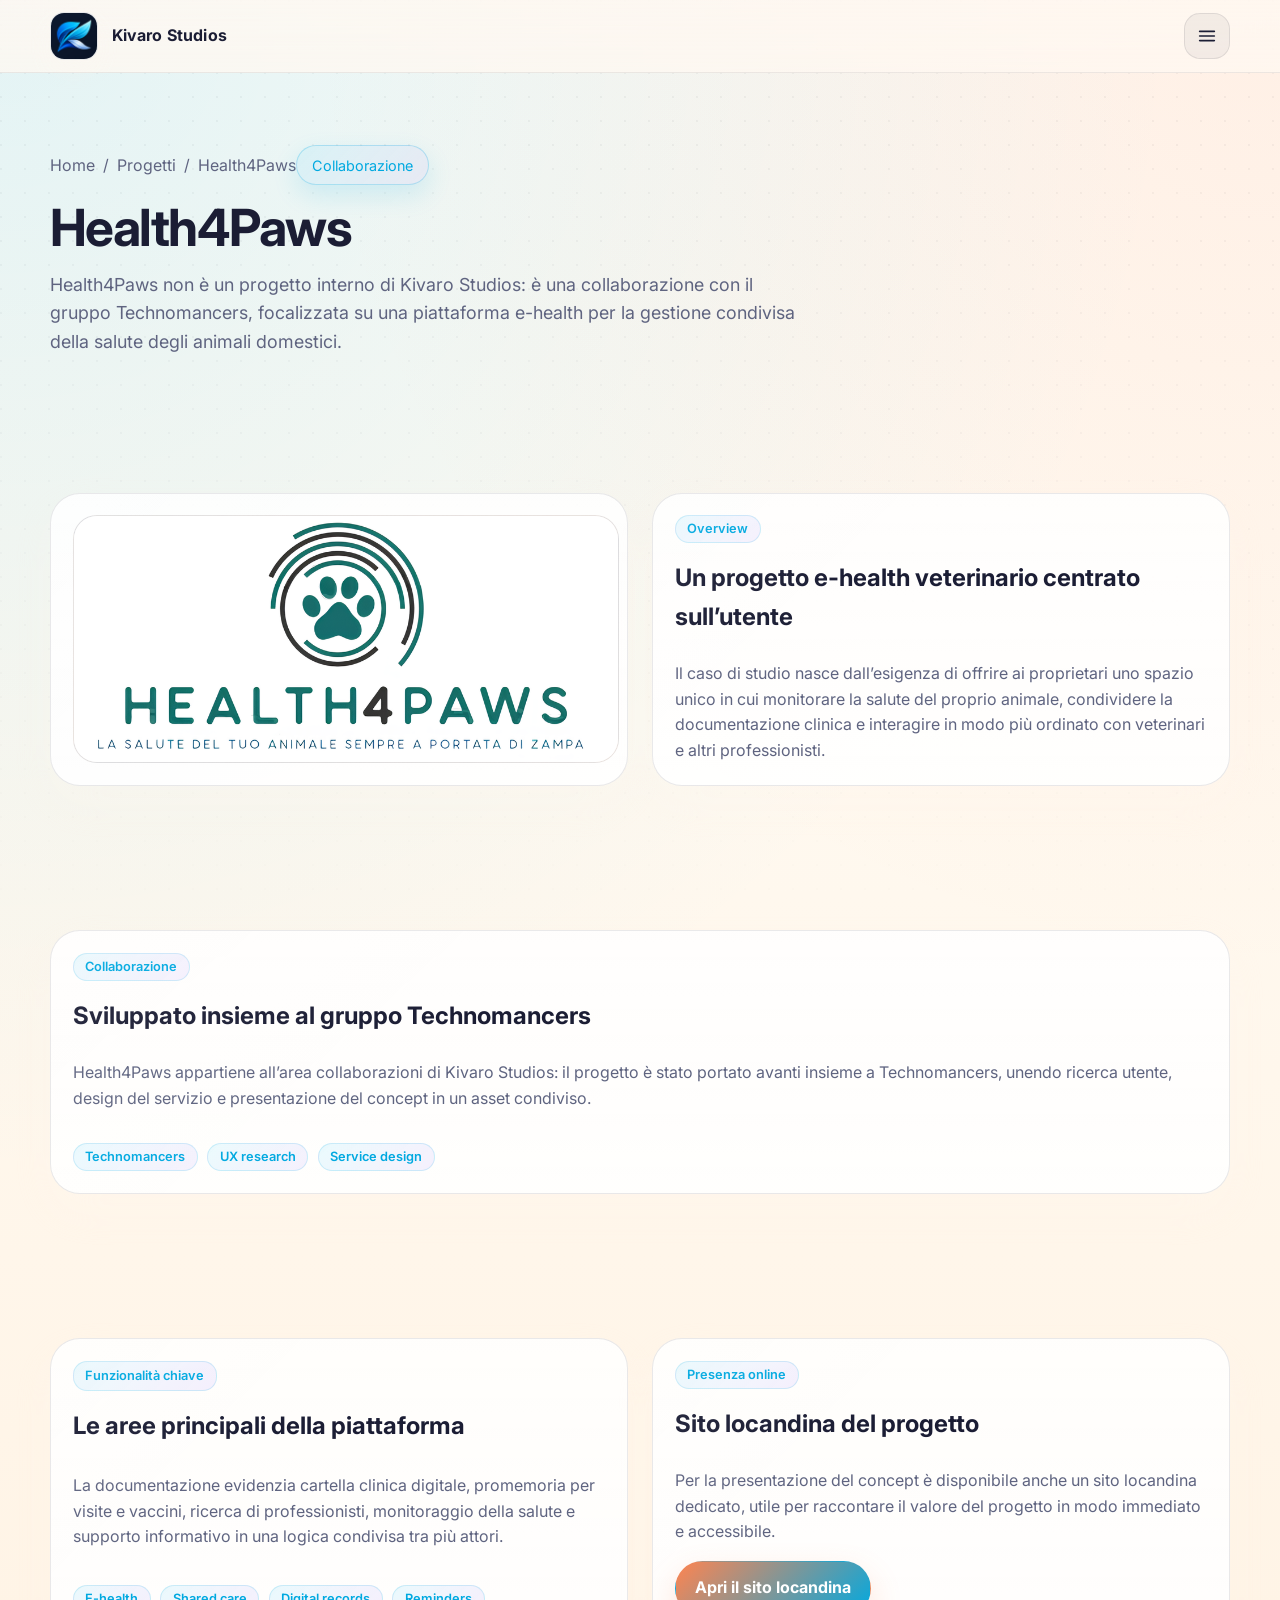
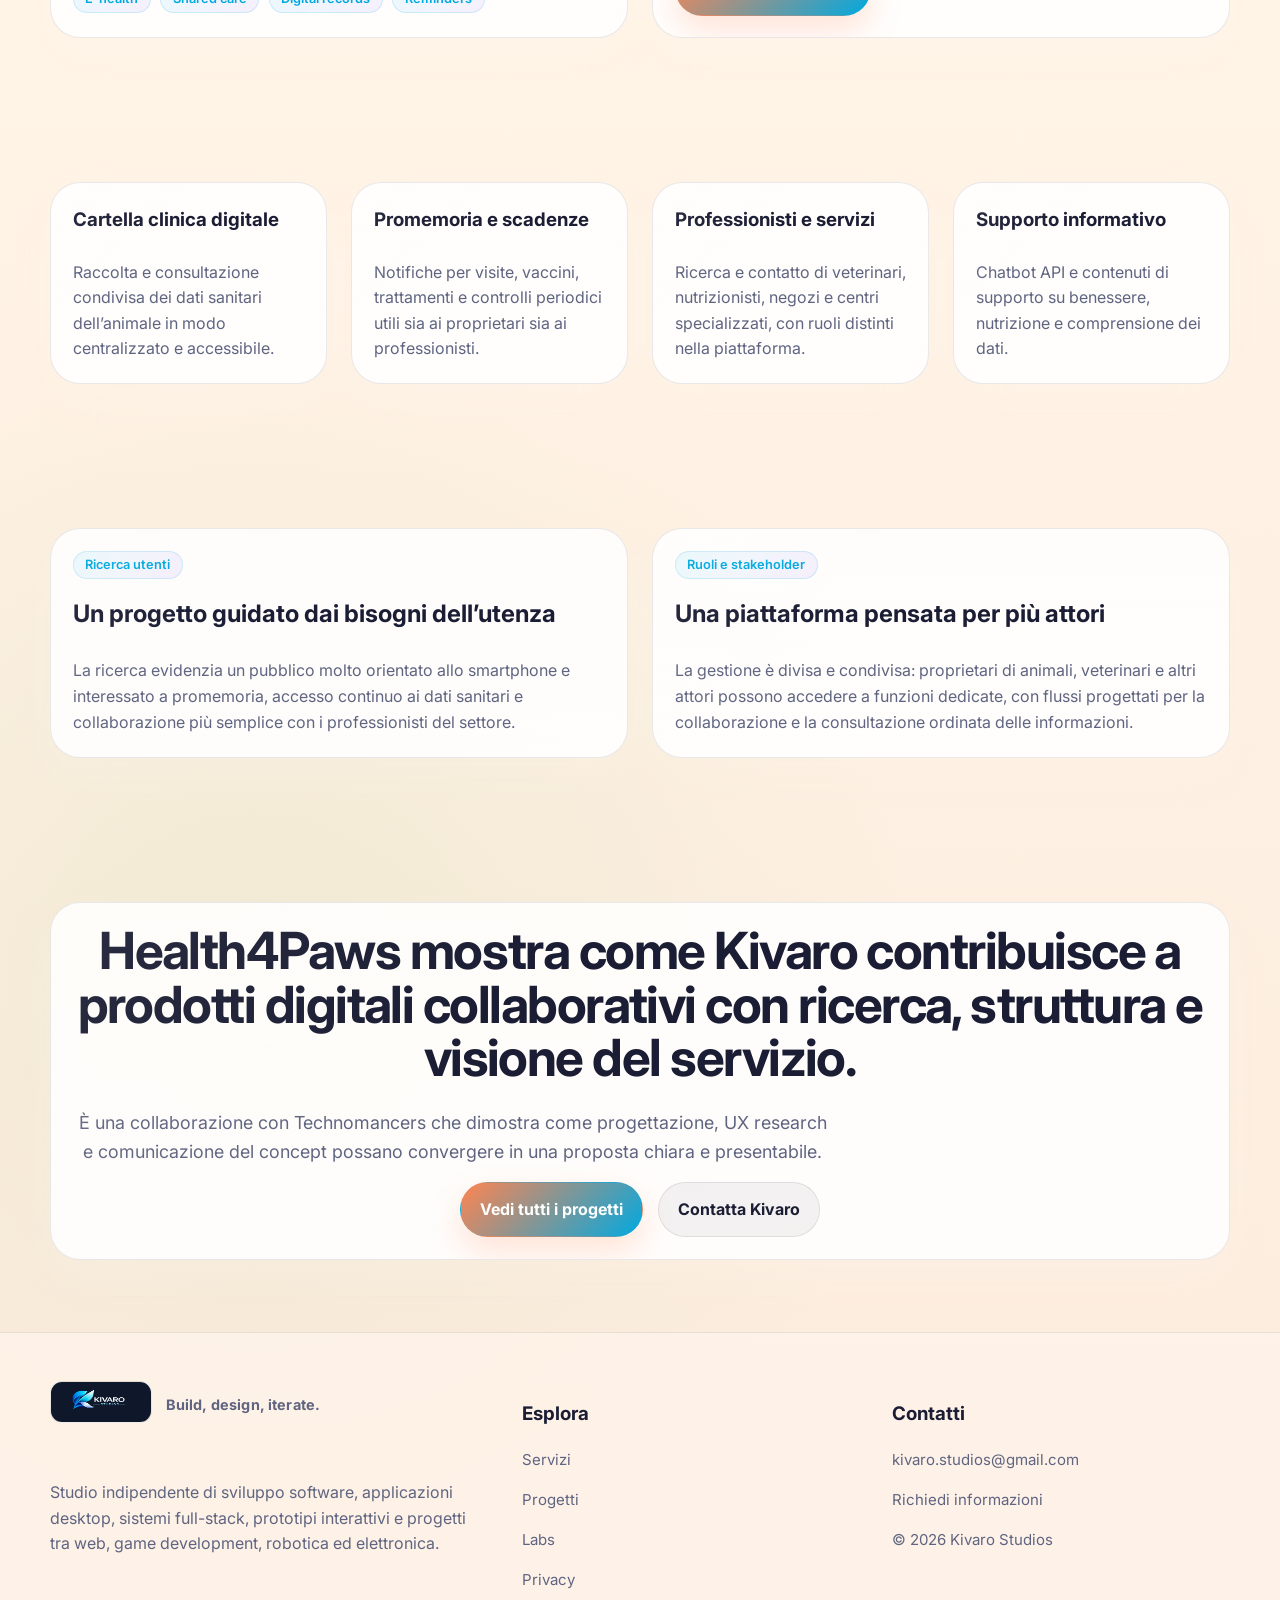
<file: projects/health4paws.html>
<!DOCTYPE html>
<html lang="it">
<head>
  <meta charset="UTF-8">
  <meta name="viewport" content="width=device-width, initial-scale=1.0">
  <meta name="theme-color" content="#07111f">
  <title>Kivaro Studios</title>
  <meta name="description" content="Kivaro Studios">
  <link rel="icon" type="image/svg+xml" href="../assets/icons/favicon.svg">
  <link rel="preconnect" href="https://fonts.googleapis.com">
  <link rel="preconnect" href="https://fonts.gstatic.com" crossorigin>
  <link href="https://fonts.googleapis.com/css2?family=Inter:wght@400;500;600;700;800&display=swap" rel="stylesheet">
  <script>(function(){try{var stored=localStorage.getItem("kivaro-theme");var theme=stored||(window.matchMedia("(prefers-color-scheme: light)").matches?"light":"dark");document.documentElement.dataset.theme=theme;}catch(e){document.documentElement.dataset.theme="dark";}})();</script>
  <link rel="stylesheet" href="../assets/css/variables.css">
  <link rel="stylesheet" href="../assets/css/base.css">
  <link rel="stylesheet" href="../assets/css/components.css">
</head>
<body data-page="health4paws">
  <header class="site-header">
    <div class="container">
      <a class="brand" href="../index.html" data-i18n-aria-label="aria.brandHome">
        <span class="brand-mark" aria-hidden="true">
          <img src="../assets/img/kivaro-logo.png" alt=""/>
        </span>
        <span class="brand-text"><strong>Kivaro Studios</strong></span>
      </a>
      <nav class="nav" data-nav data-i18n-aria-label="aria.mainNavigation">
        <a href="../index.html" data-i18n="nav.home">Home</a>
        <a href="../services.html" data-i18n="nav.services">Servizi</a>
        <a href="../projects.html" data-i18n="nav.projects">Progetti</a>
        <a href="../about.html" data-i18n="nav.about">Chi siamo</a>
        <a href="../labs.html" data-i18n="nav.labs">Labs</a>
        <a href="../contact.html" data-i18n="nav.contact">Contatti</a>
      </nav>
      <div class="header-actions">
        <div class="segmented-control" data-theme-switch data-i18n-aria-label="aria.themeSwitch">
          <button type="button" data-theme-option="light"><span data-i18n="controls.theme.light">Chiaro</span></button>
          <button type="button" data-theme-option="dark"><span data-i18n="controls.theme.dark">Scuro</span></button>
        </div>
        <div class="segmented-control" data-lang-switch data-i18n-aria-label="aria.languageSwitch">
          <button type="button" data-lang-option="it"><span data-i18n="controls.lang.it">IT</span></button>
          <button type="button" data-lang-option="en"><span data-i18n="controls.lang.en">EN</span></button>
        </div>
      </div>
      <button class="nav-toggle" type="button" data-nav-toggle aria-expanded="false" data-i18n-aria-label="aria.openMenu">
        <svg width="22" height="22" viewBox="0 0 24 24" fill="none" xmlns="http://www.w3.org/2000/svg">
          <path d="M4 7H20" stroke="currentColor" stroke-width="1.8" stroke-linecap="round"/>
          <path d="M4 12H20" stroke="currentColor" stroke-width="1.8" stroke-linecap="round"/>
          <path d="M4 17H20" stroke="currentColor" stroke-width="1.8" stroke-linecap="round"/>
        </svg>
      </button>
    </div>
  </header>
  <main>

<section class="page-hero"><div class="container"><nav class="breadcrumbs" data-i18n-aria-label="aria.breadcrumb"><a href="../index.html" data-i18n="health4paws.crumbHome">Home</a><span>/</span><a href="../projects.html" data-i18n="health4paws.crumbProjects">Progetti</a><span>/</span><span>Health4Paws</span></nav><span class="eyebrow" data-i18n="health4paws.eyebrow">Collaborazione</span><h1 class="section-title" data-i18n="health4paws.title">Health4Paws</h1><p class="section-subtitle" data-i18n="health4paws.subtitle">Health4Paws non è un progetto interno di Kivaro Studios: è una collaborazione con il gruppo Technomancers, focalizzata su una piattaforma e-health per la gestione condivisa della salute degli animali domestici.</p></div></section>
<section class="section-sm"><div class="container grid two-col"><article class="card stack center"><div class="logo-showcase logo-showcase--cover media-frame--wide"><img src="../assets/img/health4paws-logo.png" alt="Health4Paws logo"></div></article><article class="card stack"><span class="tag" data-i18n="health4paws.overviewTag">Overview</span><h2 data-i18n="health4paws.overviewTitle">Un progetto e-health veterinario centrato sull’utente</h2><p data-i18n="health4paws.overviewText">Il caso di studio nasce dall’esigenza di offrire ai proprietari uno spazio unico in cui monitorare la salute del proprio animale, condividere la documentazione clinica e interagire in modo più ordinato con veterinari e altri professionisti.</p></article></div></section><section class="section-sm"><div class="container"><article class="card stack"><span class="tag" data-i18n="health4paws.collabTag">Collaborazione</span><h2 data-i18n="health4paws.collabTitle">Sviluppato insieme al gruppo Technomancers</h2><p data-i18n="health4paws.collabText">Health4Paws appartiene all’area collaborazioni di Kivaro Studios: il progetto è stato portato avanti insieme a Technomancers, unendo ricerca utente, design del servizio e presentazione del concept in un asset condiviso.</p><div class="tag-row"><span class="tag">Technomancers</span><span class="tag">UX research</span><span class="tag">Service design</span></div></article></div></section>
<section class="section-sm"><div class="container grid two-col"><article class="card stack"><span class="tag" data-i18n="health4paws.featuresTag">Funzionalità chiave</span><h2 data-i18n="health4paws.featuresTitle">Le aree principali della piattaforma</h2><p data-i18n="health4paws.featuresText">La documentazione evidenzia cartella clinica digitale, promemoria per visite e vaccini, ricerca di professionisti, monitoraggio della salute e supporto informativo in una logica condivisa tra più attori.</p><div class="tag-row"><span class="tag">E-health</span><span class="tag">Shared care</span><span class="tag">Digital records</span><span class="tag">Reminders</span></div></article><article class="card stack"><span class="tag" data-i18n="health4paws.showcaseTag">Presenza online</span><h2 data-i18n="health4paws.showcaseTitle">Sito locandina del progetto</h2><p data-i18n="health4paws.showcaseText">Per la presentazione del concept è disponibile anche un sito locandina dedicato, utile per raccontare il valore del progetto in modo immediato e accessibile.</p><div class="button-row"><a class="btn btn-primary" href="https://technomances.github.io/" target="_blank" rel="noopener noreferrer" data-i18n="health4paws.showcasePrimary">Apri il sito locandina</a></div></article></div></section>
<section class="section-sm"><div class="container grid four-col"><article class="card stack"><h3 data-i18n="health4paws.f1Title">Cartella clinica digitale</h3><p data-i18n="health4paws.f1Text">Raccolta e consultazione condivisa dei dati sanitari dell’animale in modo centralizzato e accessibile.</p></article><article class="card stack"><h3 data-i18n="health4paws.f2Title">Promemoria e scadenze</h3><p data-i18n="health4paws.f2Text">Notifiche per visite, vaccini, trattamenti e controlli periodici utili sia ai proprietari sia ai professionisti.</p></article><article class="card stack"><h3 data-i18n="health4paws.f3Title">Professionisti e servizi</h3><p data-i18n="health4paws.f3Text">Ricerca e contatto di veterinari, nutrizionisti, negozi e centri specializzati, con ruoli distinti nella piattaforma.</p></article><article class="card stack"><h3 data-i18n="health4paws.f4Title">Supporto informativo</h3><p data-i18n="health4paws.f4Text">Chatbot API e contenuti di supporto su benessere, nutrizione e comprensione dei dati.</p></article></div></section>
<section class="section-sm"><div class="container grid two-col"><article class="card stack"><span class="tag" data-i18n="health4paws.researchTag">Ricerca utenti</span><h2 data-i18n="health4paws.researchTitle">Un progetto guidato dai bisogni dell’utenza</h2><p data-i18n="health4paws.researchText">La ricerca evidenzia un pubblico molto orientato allo smartphone e interessato a promemoria, accesso continuo ai dati sanitari e collaborazione più semplice con i professionisti del settore.</p></article><article class="card stack"><span class="tag" data-i18n="health4paws.rolesTag">Ruoli e stakeholder</span><h2 data-i18n="health4paws.rolesTitle">Una piattaforma pensata per più attori</h2><p data-i18n="health4paws.rolesText">La gestione è divisa e condivisa: proprietari di animali, veterinari e altri attori possono accedere a funzioni dedicate, con flussi progettati per la collaborazione e la consultazione ordinata delle informazioni.</p></article></div></section>
<section class="section-sm"><div class="container card stack center"><h2 class="section-title full-width" data-i18n="health4paws.ctaTitle">Health4Paws mostra come Kivaro contribuisce a prodotti digitali collaborativi con ricerca, struttura e visione del servizio.</h2><p class="section-subtitle centered-subtitle" data-i18n="health4paws.ctaText">È una collaborazione con Technomancers che dimostra come progettazione, UX research e comunicazione del concept possano convergere in una proposta chiara e presentabile.</p><div class="button-row center-buttons"><a class="btn btn-primary" href="../projects.html" data-i18n="health4paws.ctaPrimary">Vedi tutti i progetti</a><a class="btn btn-secondary" href="../contact.html" data-i18n="health4paws.ctaSecondary">Contatta Kivaro</a></div></div></section>

  </main>
  <footer class="site-footer">
    <div class="container site-footer-grid">
      <div class="stack">
        <a class="brand footer-brand" href="../index.html">
          <span class="brand-mark brand-mark--footer" aria-hidden="true">
            <img src="../assets/img/kivaro-footer-logo.png" alt=""/>
          </span>
          <span class="brand-text footer-brand-text"><span data-i18n="common.buildDesignIterate">Build, design, iterate.</span></span>
        </a>
        <p data-i18n="common.footerDescription">Studio indipendente di sviluppo software focalizzato su prodotti digitali, strumenti su misura e prototipi con una forte attenzione a qualità, chiarezza e design.</p>
      </div>
      <div>
        <h3 data-i18n="common.explore">Esplora</h3>
        <ul class="list-clean stack small">
          <li><a href="../services.html" data-i18n="common.services">Servizi</a></li>
          <li><a href="../projects.html" data-i18n="common.projects">Progetti</a></li>
          <li><a href="../labs.html" data-i18n="common.labs">Labs</a></li>
          <li><a href="../privacy.html" data-i18n="common.privacy">Privacy</a></li>
        </ul>
      </div>
      <div>
        <h3 data-i18n="common.contacts">Contatti</h3>
        <ul class="list-clean stack small">
          <li><a href="mailto:kivaro.studios@gmail.com">kivaro.studios@gmail.com</a></li>
          <li><a href="../contact.html" data-i18n="common.requestInfo">Richiedi informazioni</a></li>
          <li>© <span data-current-year></span> Kivaro Studios</li>
        </ul>
      </div>
    </div>
  </footer>
  <script src="../assets/js/site-data.js"></script>
  <script src="../assets/js/main.js" defer></script>
</body>
</html>
</file>
<file: assets/css/variables.css>
:root {
  color-scheme: dark;
  --bg: #0f1021;
  --bg-soft: #171830;
  --surface: rgba(26, 21, 52, 0.84);
  --surface-strong: #211a41;
  --surface-soft: rgba(255, 255, 255, 0.05);
  --surface-accent: rgba(124, 242, 255, 0.11);
  --surface-success: rgba(167, 255, 131, 0.12);
  --text: #f7f7ff;
  --text-muted: #c0c3df;
  --primary: #7cf2ff;
  --primary-strong: #49d5ff;
  --accent: #b8ff7b;
  --secondary: #ff9b6a;
  --tertiary: #c794ff;
  --border: rgba(255, 255, 255, 0.11);
  --border-strong: rgba(255, 255, 255, 0.18);
  --header-bg: rgba(14, 15, 31, 0.76);
  --footer-bg: rgba(11, 12, 27, 0.62);
  --mobile-nav-bg: rgba(19, 18, 39, 0.96);
  --input-bg: rgba(255, 255, 255, 0.04);
  --code-bg: rgba(255, 255, 255, 0.08);
  --shadow: 0 24px 80px rgba(0, 0, 0, 0.32);
  --glow-primary: rgba(124, 242, 255, 0.14);
  --glow-accent: rgba(167, 255, 131, 0.08);
  --glow-secondary: rgba(255, 155, 106, 0.11);
  --bg-start: #100f22;
  --bg-mid: #12142a;
  --bg-end: #0a0b16;
  --radius-xl: 30px;
  --radius-lg: 24px;
  --radius-md: 18px;
  --radius-sm: 14px;
  --container: 1180px;
  --space-1: 0.5rem;
  --space-2: 0.75rem;
  --space-3: 1rem;
  --space-4: 1.5rem;
  --space-5: 2rem;
  --space-6: 3rem;
  --space-7: 4.5rem;
  --space-8: 6rem;
  --header-height: 76px;
  --font-sans: Inter, ui-sans-serif, system-ui, -apple-system, BlinkMacSystemFont, "Segoe UI", sans-serif;
}

html[data-theme="light"] {
  color-scheme: light;
  --bg: #fff7f0;
  --bg-soft: #ffeeda;
  --surface: rgba(255, 255, 255, 0.88);
  --surface-strong: #ffffff;
  --surface-soft: rgba(16, 18, 36, 0.05);
  --surface-accent: rgba(73, 213, 255, 0.12);
  --surface-success: rgba(102, 197, 74, 0.12);
  --text: #1b1d34;
  --text-muted: #5f6480;
  --primary: #00a9e0;
  --primary-strong: #0096ff;
  --accent: #5dad33;
  --secondary: #ff8450;
  --tertiary: #9b6cff;
  --border: rgba(16, 18, 36, 0.09);
  --border-strong: rgba(16, 18, 36, 0.16);
  --header-bg: rgba(255, 248, 241, 0.85);
  --footer-bg: rgba(255, 245, 235, 0.82);
  --mobile-nav-bg: rgba(255, 255, 255, 0.98);
  --input-bg: rgba(16, 18, 36, 0.04);
  --code-bg: rgba(16, 18, 36, 0.07);
  --shadow: 0 24px 60px rgba(37, 36, 55, 0.11);
  --glow-primary: rgba(0, 169, 224, 0.11);
  --glow-accent: rgba(93, 173, 51, 0.08);
  --glow-secondary: rgba(255, 132, 80, 0.11);
  --bg-start: #fffdf8;
  --bg-mid: #fff4e6;
  --bg-end: #fcebdd;
}
</file>
<file: assets/css/base.css>
* { box-sizing: border-box; }
html { scroll-behavior: smooth; }
body {
  margin: 0;
  font-family: var(--font-sans);
  color: var(--text);
  background:
    radial-gradient(circle at top left, var(--glow-primary), transparent 34%),
    radial-gradient(circle at top right, var(--glow-secondary), transparent 28%),
    radial-gradient(circle at 20% 80%, var(--glow-accent), transparent 24%),
    linear-gradient(180deg, var(--bg-start) 0%, var(--bg-mid) 50%, var(--bg-end) 100%);
  min-height: 100vh;
  line-height: 1.6;
  position: relative;
}
body::before {
  content: "";
  position: fixed;
  inset: 0;
  pointer-events: none;
  opacity: 0.32;
  background-image:
    radial-gradient(circle at 1px 1px, color-mix(in srgb, var(--text) 20%, transparent) 1px, transparent 0);
  background-size: 24px 24px;
  mask-image: linear-gradient(180deg, rgba(0,0,0,0.7), rgba(0,0,0,0.15));
}
body.menu-open { overflow: hidden; }
a { color: inherit; text-decoration: none; }
img { max-width: 100%; display: block; }
button, input, textarea, select { font: inherit; }
button { color: inherit; }
main { position: relative; overflow: clip; }
:focus-visible {
  outline: 2px solid var(--primary);
  outline-offset: 3px;
}
.container {
  width: min(100% - 2rem, var(--container));
  margin-inline: auto;
}
.section { padding: var(--space-8) 0; }
.section-sm { padding: var(--space-7) 0; }
.section-title {
  font-size: clamp(2rem, 4vw, 3.4rem);
  line-height: 1.04;
  margin: 0 0 var(--space-3);
  letter-spacing: -0.03em;
}
.section-subtitle {
  margin: 0 0 var(--space-5);
  color: var(--text-muted);
  font-size: clamp(1rem, 1.7vw, 1.12rem);
  max-width: 760px;
}
.eyebrow {
  display: inline-flex;
  align-items: center;
  gap: 0.55rem;
  margin-bottom: 1rem;
  padding: 0.48rem 0.95rem;
  border: 1px solid color-mix(in srgb, var(--primary) 24%, transparent);
  border-radius: 999px;
  color: var(--primary);
  background: linear-gradient(135deg, var(--surface-accent), color-mix(in srgb, var(--tertiary) 8%, transparent));
  font-size: 0.9rem;
  box-shadow: 0 10px 26px color-mix(in srgb, var(--primary) 14%, transparent);
}
.centered-eyebrow { margin-inline: auto; }
.centered-subtitle { margin-inline: auto; }
.full-width { max-width: none; }
.grid {
  display: grid;
  gap: var(--space-4);
}
.two-col { grid-template-columns: repeat(2, minmax(0, 1fr)); }
.three-col { grid-template-columns: repeat(3, minmax(0, 1fr)); }
.four-col { grid-template-columns: repeat(4, minmax(0, 1fr)); }
.stack { display: grid; gap: var(--space-3); }
.muted { color: var(--text-muted); }
.center { text-align: center; }
.small { font-size: 0.94rem; }
.list-clean {
  list-style: none;
  padding: 0;
  margin: 0;
}
.list-check {
  list-style: none;
  padding: 0;
  margin: 0;
  display: grid;
  gap: 0.9rem;
}
.list-check li {
  position: relative;
  padding-left: 1.7rem;
}
.list-check li::before {
  content: "";
  position: absolute;
  left: 0;
  top: 0.65rem;
  width: 0.72rem;
  height: 0.72rem;
  border-radius: 999px;
  background: linear-gradient(135deg, var(--primary), var(--secondary));
  box-shadow: 0 0 0 4px color-mix(in srgb, var(--primary) 18%, transparent);
}
.code-inline {
  font-family: ui-monospace, SFMono-Regular, Menlo, monospace;
  font-size: 0.92em;
  padding: 0.2rem 0.45rem;
  border-radius: 10px;
  background: var(--code-bg);
}
.center-buttons { justify-content: center; }
.section-heading-split {
  display: grid;
  grid-template-columns: minmax(0, 1fr) minmax(260px, 340px);
  gap: var(--space-4);
  align-items: start;
  margin-bottom: var(--space-5);
}
.accent-callout {
  padding: 1.1rem 1.2rem;
  border-radius: 22px;
  background: linear-gradient(135deg, color-mix(in srgb, var(--secondary) 14%, transparent), color-mix(in srgb, var(--tertiary) 10%, transparent));
  border: 1px dashed color-mix(in srgb, var(--secondary) 35%, transparent);
  box-shadow: 0 12px 30px color-mix(in srgb, var(--secondary) 14%, transparent);
}
.accent-callout strong { display: block; margin-bottom: 0.35rem; }
.idea-cloud {
  display: flex;
  flex-wrap: wrap;
  gap: 0.7rem;
}
.idea-chip {
  display: inline-flex;
  align-items: center;
  gap: 0.45rem;
  padding: 0.55rem 0.9rem;
  border-radius: 999px;
  background: color-mix(in srgb, var(--surface-strong) 84%, transparent);
  border: 1px solid var(--border);
  box-shadow: 0 10px 24px color-mix(in srgb, var(--bg) 22%, transparent);
}
.idea-chip::before {
  content: "✦";
  color: var(--secondary);
}
.motto-bar {
  display: inline-flex;
  flex-wrap: wrap;
  gap: 0.5rem;
  align-items: center;
  padding: 0.95rem 1.1rem;
  border-radius: 18px;
  border: 1px solid var(--border);
  background: color-mix(in srgb, var(--surface) 94%, transparent);
  box-shadow: var(--shadow);
}
.motto-bar strong {
  color: var(--secondary);
}
.switchboard-shell,
.story-split,
.electric-lab-shell {
  display: grid;
  grid-template-columns: 0.9fr 1.1fr;
  gap: var(--space-5);
  align-items: start;
}
.notice-strong {
  border-left: 4px solid var(--secondary);
  padding: 1rem 1rem 1rem 1.1rem;
  border-radius: 0 var(--radius-md) var(--radius-md) 0;
  background: color-mix(in srgb, var(--secondary) 12%, transparent);
  color: var(--text);
}
@media (max-width: 960px) {
  .two-col,
  .three-col,
  .four-col,
  .section-heading-split,
  .switchboard-shell,
  .story-split,
  .electric-lab-shell {
    grid-template-columns: 1fr;
  }
  .section,
  .section-sm {
    padding: var(--space-7) 0;
  }
}
</file>
<file: assets/css/components.css>
.site-header {
  position: sticky;
  top: 0;
  z-index: 100;
  backdrop-filter: blur(18px);
  background: linear-gradient(180deg, color-mix(in srgb, var(--header-bg) 98%, transparent), color-mix(in srgb, var(--header-bg) 90%, transparent));
  border-bottom: 1px solid color-mix(in srgb, var(--text) 8%, transparent);
}
.site-header .container {
  min-height: var(--header-height);
  display: flex;
  align-items: center;
  gap: 1rem;
}
.brand {
  display: inline-flex;
  align-items: center;
  gap: 0.85rem;
  font-weight: 700;
  letter-spacing: 0.01em;
  margin-right: auto;
}
.brand-mark {
  width: 48px;
  height: 48px;
  border-radius: 14px;
  display: grid;
  place-items: center;
  background: color-mix(in srgb, var(--surface) 92%, transparent);
  border: 1px solid color-mix(in srgb, var(--text) 10%, transparent);
  box-shadow: inset 0 0 0 1px color-mix(in srgb, white 8%, transparent), 0 10px 24px color-mix(in srgb, var(--bg) 24%, transparent);
  overflow: hidden;
  flex: 0 0 auto;
}
.brand-mark img {
  width: 100%;
  height: 100%;
  object-fit: cover;
  object-position: center;
  display: block;
}
.brand-text strong { display: block; line-height: 1.1; }
.brand-text span { color: var(--text-muted); font-size: 0.9rem; }
.nav {
  display: flex;
  align-items: center;
  gap: 0.45rem;
}
.nav a {
  padding: 0.7rem 0.95rem;
  border-radius: 999px;
  color: var(--text-muted);
  transition: 0.2s ease;
}
.nav a:hover,
.nav a.active {
  color: var(--text);
  background: color-mix(in srgb, var(--surface-soft) 92%, transparent);
  transform: translateY(-1px);
}
.header-actions {
  display: flex;
  align-items: center;
  gap: 0.65rem;
  flex: 0 0 auto;
  flex-wrap: wrap;
}
.segmented-control {
  display: inline-flex;
  align-items: center;
  gap: 0.25rem;
  padding: 0.25rem;
  border-radius: 999px;
  border: 1px solid var(--border);
  background: color-mix(in srgb, var(--surface-soft) 92%, transparent);
  box-shadow: inset 0 1px 0 color-mix(in srgb, white 8%, transparent);
}
.segmented-control button {
  min-height: 38px;
  padding: 0.55rem 0.85rem;
  border: 0;
  border-radius: 999px;
  background: transparent;
  color: var(--text-muted);
  font-weight: 600;
  cursor: pointer;
  transition: 0.2s ease;
}
.segmented-control button.active {
  background: linear-gradient(135deg, var(--surface), color-mix(in srgb, var(--tertiary) 10%, transparent));
  color: var(--text);
  box-shadow: inset 0 0 0 1px var(--border), 0 8px 20px color-mix(in srgb, var(--bg) 28%, transparent);
}
.nav-toggle {
  display: none;
  width: 46px;
  height: 46px;
  border-radius: 16px;
  border: 1px solid var(--border);
  background: color-mix(in srgb, var(--surface-soft) 92%, transparent);
  color: var(--text);
  cursor: pointer;
}
.hero {
  padding: calc(var(--space-8) + 1rem) 0 var(--space-7);
  position: relative;
}
.hero::before,
.hero::after {
  content: "";
  position: absolute;
  border-radius: 999px;
  filter: blur(12px);
  pointer-events: none;
}
.hero::before {
  width: 280px;
  height: 280px;
  top: 6%;
  right: -70px;
  background: radial-gradient(circle, color-mix(in srgb, var(--secondary) 24%, transparent), transparent 70%);
}
.hero::after {
  width: 240px;
  height: 240px;
  bottom: 0;
  left: -80px;
  background: radial-gradient(circle, color-mix(in srgb, var(--tertiary) 20%, transparent), transparent 72%);
}
.hero-grid {
  display: grid;
  grid-template-columns: 1.1fr 0.9fr;
  gap: var(--space-6);
  align-items: center;
}
.hero-title {
  font-size: clamp(2.55rem, 5vw, 4.35rem);
  line-height: 0.95;
  margin: 0 0 var(--space-4);
  max-width: 12ch;
  letter-spacing: -0.045em;
}
.hero-lead {
  font-size: clamp(1.06rem, 1.8vw, 1.22rem);
  color: var(--text-muted);
  max-width: 62ch;
  margin: 0 0 var(--space-5);
}
.hero-card,
.card,
.glass-panel {
  border: 1px solid var(--border);
  background: linear-gradient(180deg, color-mix(in srgb, var(--surface) 98%, transparent), color-mix(in srgb, var(--surface-strong) 90%, transparent));
  border-radius: var(--radius-xl);
  box-shadow: var(--shadow);
}
.hero-card,
.card,
.stat,
.kpi,
.update-item,
.highlight-box {
  position: relative;
  overflow: hidden;
}
.hero-card::before,
.card::before,
.stat::before,
.kpi::before,
.update-item::before,
.highlight-box::before {
  content: "";
  position: absolute;
  inset: 0;
  background: linear-gradient(135deg, color-mix(in srgb, white 7%, transparent), transparent 36%);
  pointer-events: none;
}
.hero-card {
  padding: var(--space-5);
}
.hero-card::after {
  content: "";
  position: absolute;
  inset: auto -18% -28% auto;
  width: 220px;
  height: 220px;
  border-radius: 999px;
  background: radial-gradient(circle, color-mix(in srgb, var(--secondary) 22%, transparent), transparent 65%);
}
.hero-stats {
  display: grid;
  grid-template-columns: repeat(2, minmax(0, 1fr));
  gap: var(--space-3);
  margin-top: var(--space-4);
}
.stat,
.kpi {
  padding: 1rem;
  border-radius: var(--radius-md);
  background: color-mix(in srgb, var(--surface-soft) 92%, transparent);
  border: 1px solid var(--border);
}
.stat strong,
.kpi strong {
  display: block;
  font-size: 1.15rem;
  margin-bottom: 0.2rem;
}
.button-row {
  display: flex;
  flex-wrap: wrap;
  gap: 0.9rem;
}
.btn {
  display: inline-flex;
  align-items: center;
  justify-content: center;
  gap: 0.55rem;
  min-height: 50px;
  padding: 0.85rem 1.2rem;
  border-radius: 999px;
  border: 1px solid transparent;
  font-weight: 700;
  transition: transform 0.2s ease, box-shadow 0.2s ease, background 0.2s ease;
  position: relative;
}
.btn:hover { transform: translateY(-2px) scale(1.01); }
.btn-primary {
  background: linear-gradient(135deg, var(--secondary), var(--primary));
  color: #12172b;
  box-shadow: 0 14px 32px color-mix(in srgb, var(--secondary) 22%, transparent);
}
html[data-theme="light"] .btn-primary { color: white; }
.btn-secondary {
  background: color-mix(in srgb, var(--surface-soft) 92%, transparent);
  border-color: var(--border);
}
.btn-text {
  padding: 0;
  min-height: auto;
  color: var(--primary);
}
.card {
  padding: clamp(1rem, 1.8vw, 1.35rem);
  transition: transform 0.2s ease, border-color 0.2s ease, box-shadow 0.2s ease, background 0.2s ease;
  box-shadow: 0 18px 42px color-mix(in srgb, var(--bg) 24%, transparent);
}
.card:hover,
.hero-card:hover {
  border-color: color-mix(in srgb, var(--primary) 26%, transparent);
  box-shadow: 0 22px 56px color-mix(in srgb, var(--bg) 32%, transparent);
}
.card h2,
.card h3,
.card h4 {
  margin-top: 0;
  margin-bottom: 0.55rem;
}
.card p { margin: 0; color: var(--text-muted); }
.card-top {
  display: flex;
  align-items: center;
  justify-content: space-between;
  gap: 1rem;
  margin-bottom: 1rem;
}
.card-badge,
.tag,
.status-pill {
  display: inline-flex;
  align-items: center;
  justify-content: center;
  gap: 0.38rem;
  width: fit-content;
  max-width: 100%;
  flex: 0 0 auto;
  border-radius: 14px;
  padding: 0.38rem 0.72rem;
  font-size: 0.8rem;
  font-weight: 600;
  line-height: 1.1;
  white-space: normal;
}
.card-badge,
.tag {
  background: linear-gradient(135deg, var(--surface-accent), color-mix(in srgb, var(--tertiary) 10%, transparent));
  color: var(--primary);
  border: 1px solid color-mix(in srgb, var(--primary) 16%, transparent);
}
.status-pill {
  background: var(--surface-success);
  color: var(--accent);
  border: 1px solid color-mix(in srgb, var(--accent) 20%, transparent);
}
.tag-row {
  display: flex;
  flex-wrap: wrap;
  align-items: flex-start;
  gap: 0.6rem;
  margin-top: 1rem;
}
.project-visual,
.mock-block {
  aspect-ratio: 16 / 10;
  border-radius: var(--radius-lg);
  background:
    linear-gradient(145deg, color-mix(in srgb, var(--primary) 18%, transparent), transparent),
    linear-gradient(180deg, color-mix(in srgb, var(--text) 4%, transparent), transparent);
  border: 1px solid var(--border);
  overflow: hidden;
  position: relative;
}
.project-visual::before,
.mock-block::before {
  content: "";
  position: absolute;
  inset: 1rem;
  border-radius: 18px;
  border: 1px solid var(--border);
  background:
    linear-gradient(180deg, color-mix(in srgb, var(--bg) 18%, transparent), color-mix(in srgb, var(--bg) 72%, transparent)),
    radial-gradient(circle at top right, color-mix(in srgb, var(--secondary) 22%, transparent), transparent 28%);
}
.project-visual::after,
.mock-block::after {
  content: "";
  position: absolute;
  left: 1.5rem;
  right: 1.5rem;
  top: 2.2rem;
  height: 1px;
  background: var(--border);
}

.project-visual--image {
  display: grid;
  place-items: center;
  padding: 1rem;
  background: linear-gradient(145deg, color-mix(in srgb, var(--bg) 82%, transparent), color-mix(in srgb, var(--surface-soft) 94%, transparent));
}
.project-visual--image::before,
.project-visual--image::after {
  display: none;
}
.project-visual__img {
  position: relative;
  z-index: 1;
  width: 100%;
  height: 100%;
  object-fit: cover;
  border-radius: calc(var(--radius-lg) - 6px);
}
.project-visual__img--contain {
  object-fit: contain;
  padding: 0.35rem;
  background: color-mix(in srgb, white 72%, transparent);
}
.logo-showcase {
  display: grid;
  place-items: center;
  min-height: 100%;
  padding: clamp(1rem, 2vw, 1.5rem);
  border-radius: var(--radius-lg);
  background: linear-gradient(145deg, color-mix(in srgb, var(--surface-soft) 96%, transparent), color-mix(in srgb, var(--bg) 86%, transparent));
  border: 1px solid var(--border);
}
.logo-showcase img {
  display: block;
  width: min(100%, 620px);
  height: auto;
  object-fit: contain;
}
.timeline {
  display: grid;
  gap: 1rem;
}
.timeline-item {
  position: relative;
  padding-left: 1.3rem;
}
.timeline-item::before {
  content: "";
  position: absolute;
  left: 0;
  top: 0.65rem;
  width: 0.66rem;
  height: 0.66rem;
  border-radius: 999px;
  background: linear-gradient(135deg, var(--primary), var(--secondary));
}
.timeline-item strong { display: block; margin-bottom: 0.25rem; }
.site-footer {
  padding: var(--space-6) 0 var(--space-5);
  border-top: 1px solid var(--border);
  background: var(--footer-bg);
}
.site-footer-grid {
  display: grid;
  grid-template-columns: 1.3fr 1fr 1fr;
  gap: var(--space-5);
}
.site-footer p,
.site-footer li,
.site-footer a {
  color: var(--text-muted);
}
.page-hero {
  padding: var(--space-7) 0 var(--space-5);
}
.page-hero .section-title { max-width: 16ch; }
.highlight-box {
  padding: var(--space-4);
  border-radius: var(--radius-lg);
  background: linear-gradient(145deg, color-mix(in srgb, var(--secondary) 12%, transparent), transparent);
  border: 1px solid color-mix(in srgb, var(--secondary) 16%, transparent);
}
.kpi-grid {
  display: grid;
  grid-template-columns: repeat(3, minmax(0, 1fr));
  gap: 1rem;
}
.notice {
  border-left: 4px solid var(--primary);
  padding: 1rem 1rem 1rem 1.1rem;
  border-radius: 0 var(--radius-md) var(--radius-md) 0;
  background: var(--surface-accent);
  color: var(--text-muted);
}
.form-grid {
  display: grid;
  gap: 1rem;
}
.field {
  display: grid;
  gap: 0.5rem;
}
.field label {
  font-weight: 600;
}
.field input,
.field textarea {
  width: 100%;
  padding: 0.95rem 1rem;
  border-radius: 16px;
  border: 1px solid var(--border-strong);
  background: var(--input-bg);
  color: var(--text);
}
.field textarea {
  min-height: 170px;
  resize: vertical;
}
.form-status {
  min-height: 1.5rem;
  color: var(--text-muted);
}
.contact-form {
  display: grid;
  gap: 1rem;
}
.contact-form label {
  display: grid;
  gap: 0.55rem;
}
.contact-form label > span {
  font-weight: 700;
}
.contact-form input,
.contact-form textarea {
  width: 100%;
  padding: 0.98rem 1rem;
  border-radius: 18px;
  border: 1px solid color-mix(in srgb, var(--primary) 18%, var(--border-strong));
  background: linear-gradient(180deg, color-mix(in srgb, var(--surface-soft) 96%, transparent), color-mix(in srgb, var(--surface) 82%, transparent));
  color: var(--text);
  box-shadow: inset 0 1px 0 color-mix(in srgb, white 6%, transparent), 0 10px 26px color-mix(in srgb, var(--bg) 18%, transparent);
  transition: border-color 0.2s ease, box-shadow 0.2s ease, transform 0.2s ease;
}
.contact-form input::placeholder,
.contact-form textarea::placeholder {
  color: color-mix(in srgb, var(--text-muted) 88%, transparent);
}
.contact-form input:hover,
.contact-form textarea:hover {
  border-color: color-mix(in srgb, var(--secondary) 28%, var(--border-strong));
}
.contact-form input:focus,
.contact-form textarea:focus {
  outline: none;
  border-color: color-mix(in srgb, var(--primary) 58%, transparent);
  box-shadow: 0 0 0 4px color-mix(in srgb, var(--primary) 16%, transparent), 0 16px 34px color-mix(in srgb, var(--bg) 22%, transparent);
  transform: translateY(-1px);
}
.contact-form textarea {
  min-height: 170px;
  resize: vertical;
}
.contact-form .btn {
  width: fit-content;
  min-width: min(100%, 220px);
}
@media (max-width: 680px) {
  .contact-form .btn {
    width: 100%;
  }
}
.updates-list {
  display: grid;
  gap: 1rem;
}
.update-item {
  padding: 1.2rem;
  border-radius: var(--radius-md);
  background: color-mix(in srgb, var(--surface-soft) 90%, transparent);
  border: 1px solid var(--border);
}
.update-item h4 {
  margin: 0 0 0.35rem;
  font-size: 1.1rem;
}
.update-item time,
.update-meta {
  display: inline-flex;
  align-items: center;
  gap: 0.5rem;
  color: var(--text-muted);
  font-size: 0.92rem;
}
.breadcrumbs {
  display: inline-flex;
  flex-wrap: wrap;
  gap: 0.5rem;
  color: var(--text-muted);
  margin-bottom: 1.2rem;
}
.breadcrumbs a { color: var(--text-muted); }
.breadcrumbs a:hover { color: var(--text); }
.copy-box {
  padding: 1rem;
  background: color-mix(in srgb, var(--surface-soft) 90%, transparent);
  border-radius: var(--radius-md);
  border: 1px solid var(--border);
  overflow-x: auto;
}
.switchboard-card {
  display: grid;
  gap: 1rem;
}
.switchboard-buttons {
  display: flex;
  flex-wrap: wrap;
  gap: 0.75rem;
}
.switchboard-buttons button {
  border: 1px solid var(--border);
  background: color-mix(in srgb, var(--surface-soft) 90%, transparent);
  color: var(--text-muted);
  padding: 0.85rem 1rem;
  border-radius: 999px;
  cursor: pointer;
  font-weight: 700;
  transition: 0.2s ease;
}
.switchboard-buttons button.active,
.switchboard-buttons button:hover {
  color: var(--text);
  border-color: color-mix(in srgb, var(--secondary) 38%, transparent);
  background: linear-gradient(135deg, color-mix(in srgb, var(--secondary) 18%, transparent), color-mix(in srgb, var(--primary) 14%, transparent));
  transform: translateY(-1px);
}
.switchboard-output {
  padding: 1.2rem;
  border-radius: var(--radius-lg);
  border: 1px dashed color-mix(in srgb, var(--secondary) 35%, transparent);
  background: linear-gradient(145deg, color-mix(in srgb, var(--secondary) 12%, transparent), transparent);
}
.electric-board-shell {
  display: grid;
  gap: 1rem;
}
.electric-board {
  min-height: 500px;
  border-radius: 28px;
  border: 1px solid var(--border);
  background:
    radial-gradient(circle at top, color-mix(in srgb, var(--primary) 14%, transparent), transparent 30%),
    linear-gradient(180deg, color-mix(in srgb, var(--bg) 24%, transparent), color-mix(in srgb, var(--bg) 58%, transparent));
  overflow: hidden;
}
.electric-board svg {
  width: 100%;
  height: 100%;
  display: block;
}
.electric-legend {
  display: flex;
  flex-wrap: wrap;
  gap: 0.7rem;
}
.electric-legend .tag { background: color-mix(in srgb, var(--surface-soft) 90%, transparent); }
.electric-info-card {
  padding: 1rem 1.05rem;
  border-radius: 22px;
  border: 1px dashed color-mix(in srgb, var(--primary) 32%, transparent);
  background: color-mix(in srgb, var(--surface-soft) 94%, transparent);
}
.electric-info-card p { margin-top: 0.45rem; }
.electric-node-label {
  font-size: 13px;
  font-weight: 700;
  pointer-events: none;
}
.electric-card-note {
  padding: 1rem 1.05rem;
  border-radius: 20px;
  background: color-mix(in srgb, var(--tertiary) 9%, transparent);
  border: 1px solid color-mix(in srgb, var(--tertiary) 22%, transparent);
}
.electric-spark {
  fill: none;
  stroke-width: 2.1;
  stroke-linecap: round;
  pointer-events: none;
  filter: drop-shadow(0 0 6px color-mix(in srgb, var(--primary) 60%, transparent));
}
@keyframes electric-board-shake {
  0% { transform: translate(0, 0); }
  10% { transform: translate(-5px, 5px); }
  20% { transform: translate(5px, -5px); }
  30% { transform: translate(-5px, 5px); }
  40% { transform: translate(5px, -5px); }
  50% { transform: translate(-3px, 3px); }
  60% { transform: translate(3px, -3px); }
  70% { transform: translate(-2px, 2px); }
  80% { transform: translate(2px, -2px); }
  90% { transform: translate(-1px, 1px); }
  100% { transform: translate(0, 0); }
}
.electric-board.is-shaking {
  animation: electric-board-shake 0.35s ease-in-out;
}
@media (max-width: 1280px) {
  .site-header .container {
    display: grid;
    grid-template-columns: minmax(0, 1fr) auto;
    align-items: center;
    gap: 0.75rem;
    min-height: auto;
    padding: 0.75rem 0;
  }
  .brand {
    grid-column: 1 / 2;
    margin-right: 0;
    min-width: 0;
  }
  .nav-toggle {
    display: inline-flex;
    align-items: center;
    justify-content: center;
    grid-column: 2 / 3;
    justify-self: end;
  }
  .header-actions {
    display: none;
  }
  .nav {
    position: absolute;
    top: calc(100% + 0.75rem);
    left: 1rem;
    right: 1rem;
    display: grid;
    gap: 0.4rem;
    padding: 1rem;
    border-radius: 24px;
    background: var(--mobile-nav-bg);
    border: 1px solid var(--border);
    box-shadow: var(--shadow);
    transform: translateY(-1rem);
    opacity: 0;
    pointer-events: none;
    transition: 0.22s ease;
    z-index: 120;
  }
  .nav.open {
    transform: translateY(0);
    opacity: 1;
    pointer-events: auto;
  }
  .nav a { padding: 0.95rem 1rem; }
  .nav .header-actions {
    display: grid;
    grid-template-columns: 1fr;
    gap: 0.7rem;
    width: 100%;
    padding-top: 0.8rem;
    margin-top: 0.35rem;
    border-top: 1px dashed var(--border);
  }
  .nav .header-actions .segmented-control {
    width: 100%;
    justify-content: space-between;
  }
}
@media (max-width: 960px) {
  .hero-grid,
  .site-footer-grid,
  .kpi-grid,
  .hero-stats {
    grid-template-columns: 1fr;
  }
  .hero-card { order: -1; }
  .electric-board { min-height: 420px; }
}
@media (max-width: 680px) {
  .site-header .container {
    gap: 0.7rem;
  }
  .brand {
    min-width: 0;
  }
  .brand-text span {
    display: none;
  }
  .segmented-control button {
    min-height: 36px;
    padding: 0.45rem 0.7rem;
    font-size: 0.88rem;
  }
  .switchboard-buttons {
    display: grid;
    grid-template-columns: repeat(2, minmax(0, 1fr));
  }
  .electric-legend {
    display: grid;
    grid-template-columns: 1fr;
  }
}


.video-grid {
  display: grid;
  grid-template-columns: repeat(2, minmax(0, 1fr));
  gap: var(--space-4);
}
.video-card {
  overflow: hidden;
}
.video-embed {
  position: relative;
  aspect-ratio: 16 / 9;
  border-radius: var(--radius-lg);
  overflow: hidden;
  border: 1px solid var(--border);
  background: linear-gradient(180deg, color-mix(in srgb, var(--surface-soft) 92%, transparent), color-mix(in srgb, var(--surface) 84%, transparent));
  box-shadow: inset 0 1px 0 color-mix(in srgb, white 6%, transparent);
}
.video-embed iframe {
  width: 100%;
  height: 100%;
  border: 0;
  display: block;
}
@media (max-width: 960px) {
  .video-grid {
    grid-template-columns: 1fr;
  }
}
@media (max-width: 680px) {
  .brand-mark {
    width: 42px;
    height: 42px;
    border-radius: 12px;
  }
}

@media (max-width: 680px) {
  .card {
    padding: 1rem;
    border-radius: 22px;
  }
  .tag,
  .card-badge,
  .status-pill {
    font-size: 0.76rem;
    padding: 0.34rem 0.62rem;
    border-radius: 12px;
  }
  .tag-row {
    gap: 0.5rem;
  }
  .btn {
    min-height: 46px;
    padding: 0.78rem 1rem;
  }
}

.video-embed--preview {
  position: relative;
  cursor: pointer;
}
.video-poster {
  position: absolute;
  inset: 0;
  display: flex;
  align-items: flex-end;
  justify-content: space-between;
  padding: 1rem;
  background-position: center;
  background-size: cover;
  background-repeat: no-repeat;
  transition: transform 0.2s ease, filter 0.2s ease;
}
.video-poster::before {
  content: "";
  position: absolute;
  inset: 0;
  background: linear-gradient(180deg, rgba(7, 17, 31, 0.2) 0%, rgba(7, 17, 31, 0.8) 100%);
}
.video-embed--preview:hover .video-poster {
  transform: scale(1.02);
  filter: saturate(1.05);
}
.video-poster-badge,
.video-poster-link,
.video-poster-play {
  position: relative;
  z-index: 1;
}
.video-poster-badge {
  position: absolute;
  top: 1rem;
  left: 1rem;
  display: inline-flex;
  align-items: center;
  gap: 0.4rem;
  padding: 0.45rem 0.7rem;
  border-radius: 999px;
  background: rgba(7, 17, 31, 0.78);
  border: 1px solid rgba(255, 255, 255, 0.12);
  color: #fff;
  font-size: 0.8rem;
  font-weight: 700;
  letter-spacing: 0.03em;
  text-transform: uppercase;
}
.video-poster-play {
  width: 64px;
  height: 64px;
  display: inline-flex;
  align-items: center;
  justify-content: center;
  border-radius: 999px;
  border: 1px solid rgba(255, 255, 255, 0.18);
  background: rgba(7, 17, 31, 0.78);
  color: #fff;
  box-shadow: 0 12px 30px rgba(7, 17, 31, 0.28);
}
.video-poster-play svg {
  width: 24px;
  height: 24px;
  transform: translateX(1px);
}
.video-poster-link {
  display: inline-flex;
  align-items: center;
  gap: 0.45rem;
  padding: 0.55rem 0.8rem;
  border-radius: 999px;
  background: rgba(7, 17, 31, 0.78);
  border: 1px solid rgba(255, 255, 255, 0.12);
  color: #fff;
  font-size: 0.9rem;
  font-weight: 600;
}
.video-poster-link svg {
  width: 16px;
  height: 16px;
}
@media (max-width: 680px) {
  .video-poster {
    padding: 0.85rem;
  }
  .video-poster-badge {
    top: 0.85rem;
    left: 0.85rem;
    font-size: 0.74rem;
  }
  .video-poster-play {
    width: 56px;
    height: 56px;
  }
  .video-poster-link {
    font-size: 0.82rem;
    padding: 0.5rem 0.7rem;
  }
}


.mock-block--image,
.logo-showcase--cover {
  padding: 0;
}
.mock-block--image::before,
.mock-block--image::after {
  display: none;
}
.logo-showcase--cover,
.mock-block--image {
  overflow: hidden;
}
.logo-showcase--cover img,
.mock-block--image img {
  width: 100%;
  height: 100%;
  object-fit: cover;
  object-position: center;
}
.about-carousel {
  --about-card-width: clamp(260px, 30vw, 360px);
  --about-card-height: clamp(360px, 32vw, 430px);
  --about-card-offset: clamp(8.8rem, 20vw, 15rem);
  position: relative;
  max-width: min(1120px, 100%);
  margin-inline: auto;
  padding-inline: clamp(3rem, 6vw, 5.5rem);
  isolation: isolate;
}
.about-carousel,
.about-carousel__viewport,
.about-card-scroller {
  box-shadow: none !important;
  filter: none;
}
.about-carousel__viewport {
  position: relative;
  overflow: hidden;
  min-height: calc(var(--about-card-height) + 2.5rem);
}
.about-carousel__viewport::before,
.about-carousel__viewport::after {
  content: "";
  position: absolute;
  top: 0;
  bottom: 0;
  width: clamp(2rem, 4vw, 3.5rem);
  z-index: 4;
  pointer-events: none;
}
.about-carousel__viewport::before {
  left: 0;
  background: linear-gradient(90deg, var(--bg), transparent);
}
.about-carousel__viewport::after {
  right: 0;
  background: linear-gradient(270deg, var(--bg), transparent);
}
.about-card-scroller {
  position: relative;
  min-height: inherit;
  padding-block: 1.25rem;
  touch-action: pan-y;
}
.about-card-scroller > .card {
  --about-card-transform: translate(-50%, -50%);
  position: absolute;
  top: 50%;
  left: 50%;
  width: min(100%, var(--about-card-width));
  min-height: var(--about-card-height);
  height: var(--about-card-height);
  margin: 0;
  opacity: 0;
  pointer-events: none;
  transform: var(--about-card-transform) scale(1);
  transform-origin: center center;
  will-change: transform, opacity;
  transition: transform 0.55s cubic-bezier(0.22, 1, 0.36, 1), opacity 0.35s ease, box-shadow 0.35s ease, border-color 0.35s ease, filter 0.35s ease;
}
.about-rail-card {
  display: grid;
  grid-template-rows: auto auto 1fr auto;
  align-content: start;
  overflow: hidden;
}
.about-rail-card::after {
  content: "";
  position: absolute;
  inset: -2px;
  border-radius: inherit;
  pointer-events: none;
  opacity: 0;
  padding: 1.5px;
  background: linear-gradient(135deg,
    color-mix(in srgb, var(--secondary) 68%, transparent),
    color-mix(in srgb, var(--primary) 70%, transparent) 45%,
    color-mix(in srgb, var(--accent) 62%, transparent));
  -webkit-mask: linear-gradient(#000 0 0) content-box, linear-gradient(#000 0 0);
    mask: linear-gradient(#000 0 0) content-box, linear-gradient(#000 0 0);
  -webkit-mask-composite: xor;
  mask-composite: exclude;
  transition: opacity 0.25s ease, filter 0.25s ease;
}
.about-rail-card[data-card-state="active"]::before {
  opacity: 0.18;
}

.about-rail-card > p {
  overflow: hidden;
}
.about-rail-card .tag-row,
.about-rail-card .notice-strong {
  align-self: start;
}
.about-card-scroller > .card:hover {
  transform: var(--about-card-transform) scale(1.035);
  filter: none;
}
.about-card-scroller > .card[data-card-state="active"] {
  opacity: 1;
  z-index: 3;
  pointer-events: auto;
  --about-card-transform: translate(-50%, -50%);
  border-color: color-mix(in srgb, var(--primary) 24%, transparent);
}
.about-card-scroller > .card[data-card-state="active"]:hover::after {
  opacity: 1;
  filter: drop-shadow(0 0 14px color-mix(in srgb, var(--secondary) 26%, transparent)) drop-shadow(0 0 24px color-mix(in srgb, var(--primary) 18%, transparent));
}
.about-card-scroller > .card[data-card-state="prev"],
.about-card-scroller > .card[data-card-state="next"] {
  opacity: 0.78;
  z-index: 2;
  pointer-events: auto;
  filter: saturate(0.92);
}
.about-card-scroller > .card[data-card-state="prev"] {
  --about-card-transform: translate(calc(-50% - var(--about-card-offset)), calc(-50% + 1rem)) rotate(-3deg);
}
.about-card-scroller > .card[data-card-state="next"] {
  --about-card-transform: translate(calc(-50% + var(--about-card-offset)), calc(-50% + 1rem)) rotate(3deg);
}
.about-card-scroller > .card[data-card-state="before"] {
  --about-card-transform: translate(calc(-50% - (var(--about-card-offset) * 2.05)), calc(-50% + 2rem)) scale(0.92);
}
.about-card-scroller > .card[data-card-state="after"] {
  --about-card-transform: translate(calc(-50% + (var(--about-card-offset) * 2.05)), calc(-50% + 2rem)) scale(0.92);
}
.about-carousel__control {
  position: absolute;
  top: 50%;
  transform: translateY(-50%);
  width: 50px;
  height: 50px;
  border-radius: 18px;
  border: 1px solid var(--border);
  background: color-mix(in srgb, var(--surface) 92%, transparent);
  box-shadow: none;
  display: inline-flex;
  align-items: center;
  justify-content: center;
  z-index: 5;
  cursor: pointer;
  transition: transform 0.2s ease, border-color 0.2s ease, background 0.2s ease;
}
.about-carousel__control:hover {
  transform: translateY(-50%) scale(1.04);
  border-color: color-mix(in srgb, var(--primary) 28%, transparent);
}
.about-carousel__control svg {
  width: 20px;
  height: 20px;
}
.about-carousel__control--prev {
  left: 0;
}
.about-carousel__control--next {
  right: 0;
}
@media (max-width: 1080px) {
  .about-carousel {
    --about-card-width: clamp(240px, 32vw, 310px);
    --about-card-height: clamp(350px, 36vw, 410px);
    --about-card-offset: clamp(7rem, 19vw, 11rem);
  }
}
@media (max-width: 760px) {
  .about-carousel {
    --about-card-width: min(74vw, 320px);
    --about-card-height: clamp(340px, 78vw, 410px);
    --about-card-offset: min(60vw, 15rem);
    padding-inline: 2.65rem;
  }
  .about-carousel__viewport {
    min-height: calc(var(--about-card-height) + 1.9rem);
  }
  .about-card-scroller > .card[data-card-state="prev"] {
    --about-card-transform: translate(calc(-50% - var(--about-card-offset)), calc(-50% + 0.75rem)) rotate(-2deg) scale(0.92);
  }
  .about-card-scroller > .card[data-card-state="next"] {
    --about-card-transform: translate(calc(-50% + var(--about-card-offset)), calc(-50% + 0.75rem)) rotate(2deg) scale(0.92);
  }
  .about-carousel__control {
    width: 42px;
    height: 42px;
    border-radius: 14px;
  }
}


.project-visual--cover {
  padding: 0;
}
.project-visual--cover .project-visual__img {
  border-radius: 0;
}

.project-visual--cover .project-visual__img,
.logo-showcase--cover img,
.mock-block--image img {
  transition: transform 0.25s ease;
}
.card:hover .project-visual--cover .project-visual__img,
.card:hover .logo-showcase--cover img,
.card:hover .mock-block--image img {
  transform: scale(1.02);
}


.media-frame--wide {
  aspect-ratio: 2.2 / 1;
}


.footer-brand {
  align-items: flex-start;
  gap: 0.85rem;
}
.site-footer .brand-mark--footer {
  width: clamp(84px, 9.6vw, 102px);
  height: clamp(34px, 3.8vw, 42px);
  aspect-ratio: auto;
  padding: 0;
  display: flex;
  align-items: center;
  justify-content: center;
  overflow: hidden;
  border-radius: 12px;
  background: linear-gradient(180deg, color-mix(in srgb, var(--surface) 90%, transparent), color-mix(in srgb, var(--surface-soft) 80%, transparent));
  border-color: color-mix(in srgb, var(--text) 7%, transparent);
  box-shadow: inset 0 0 0 1px color-mix(in srgb, white 4%, transparent);
}
.site-footer .brand-mark--footer img {
  width: 100%;
  height: 100%;
  object-fit: cover;
  object-position: center;
  display: block;
  margin: 0;
  transform: scale(1.06);
}
.footer-brand-text {
  display: inline-flex;
  align-items: center;
  min-height: 48px;
}
.footer-brand-text strong {
  display: none;
}

.yellow-showcase-section {
  padding-top: 0;
}
.yellow-poster-shell {
  display: grid;
  grid-template-columns: minmax(0, 1fr);
  gap: clamp(1rem, 2.3vw, 1.9rem);
  align-items: start;
  max-width: min(980px, 100%);
  margin-inline: auto;
}
.yellow-poster-panel {
  padding: 0;
  overflow: hidden;
  position: relative;
  background: #050810;
  aspect-ratio: 2048 / 1365;
  min-height: 0;
}
.yellow-poster-panel::before {
  content: "";
  position: absolute;
  inset: 0;
  pointer-events: none;
  background: linear-gradient(180deg, rgba(255, 255, 255, 0.02), rgba(0, 0, 0, 0.14));
}
.yellow-poster-media {
  position: relative;
  width: 100%;
  height: 100%;
}
.yellow-poster-media img {
  width: 100%;
  height: 100%;
  display: block;
  object-fit: contain;
  object-position: center;
}
.yellow-poster-copy {
  max-width: none;
  min-height: auto;
  display: flex;
  flex-direction: column;
  justify-content: center;
  padding: clamp(1.1rem, 2.2vw, 1.55rem);
  border-radius: 28px;
  border: 1px solid color-mix(in srgb, white 10%, transparent);
  background: linear-gradient(180deg, color-mix(in srgb, var(--surface) 96%, transparent), color-mix(in srgb, var(--surface-strong) 94%, transparent));
  box-shadow: 0 18px 42px color-mix(in srgb, var(--bg) 28%, transparent);
}
.yellow-poster-copy--standalone {
  align-self: stretch;
}
.yellow-poster-copy h2 {
  font-size: clamp(2rem, 3.4vw, 2.85rem);
  line-height: 1.02;
  margin-bottom: 0.8rem;
}
.yellow-poster-copy p {
  font-size: clamp(1rem, 1.45vw, 1.08rem);
}
.yellow-poster-copy .tag-row {
  margin-top: 1rem;
}


.notfound-card {
  width: min(100%, 1240px);
  margin-inline: auto;
  padding: 0;
  background: transparent;
  border: 0;
  box-shadow: none;
  overflow: visible;
}
.notfound-card::before {
  display: none;
}
.notfound-video-shell {
  width: 100%;
  margin-inline: auto;
  min-height: clamp(420px, calc(100svh - 290px), 860px);
  border-radius: 28px;
  overflow: hidden;
  background: #040914;
  border: 1px solid color-mix(in srgb, var(--text) 8%, transparent);
}
.notfound-video {
  display: block;
  width: 100%;
  height: 100%;
  min-height: inherit;
  object-fit: cover;
}
.notfound-copy {
  width: min(100%, 880px);
  margin: 1rem auto 0;
  text-align: center;
}
.notfound-copy .section-title {
  margin-bottom: 0.45rem;
  font-size: clamp(1.15rem, 1.9vw, 1.55rem);
  line-height: 1.18;
}
.notfound-copy .section-subtitle {
  font-size: clamp(0.9rem, 1.1vw, 1rem);
  max-width: 62ch;
  margin-inline: auto;
}
.button-row--single {
  justify-content: center;
}
@media (max-width: 580px) {
  .notfound-video-shell {
    border-radius: 20px;
    min-height: clamp(280px, calc(100svh - 340px), 540px);
  }
}

@media (max-width: 820px) {
  .site-footer .brand-mark--footer {
    width: min(100%, 94px);
    height: 38px;
  }
  .yellow-poster-panel {
    aspect-ratio: 2048 / 1365;
  }
}

@media (max-width: 580px) {
  .footer-brand {
    gap: 0.8rem;
  }
  .site-footer .brand-mark--footer {
    width: min(100%, 88px);
    height: 36px;
    border-radius: 11px;
  }
  .yellow-poster-panel {
    aspect-ratio: 2048 / 1365;
    border-radius: 22px;
  }
  .yellow-poster-copy {
    border-radius: 22px;
    padding: 1rem;
  }
  .yellow-poster-copy h2 {
    font-size: 1.6rem;
  }
}


.labs-carousel {
  max-width: min(760px, 100%);
  margin-inline: auto;
}
.labs-carousel__viewport {
  overflow: hidden;
  touch-action: pan-y;
}
.labs-carousel__track {
  display: flex;
  align-items: stretch;
  will-change: transform;
}
.labs-carousel__slide {
  flex: 0 0 100%;
  min-width: 100%;
  min-height: 250px;
  justify-content: center;
}
.labs-carousel__slide h2 {
  font-size: clamp(1.6rem, 2.5vw, 2rem);
}
.labs-carousel__slide p {
  max-width: 54ch;
}
.labs-carousel__dots {
  display: flex;
  justify-content: center;
  align-items: center;
  gap: 0.65rem;
  margin-top: 1rem;
}
.labs-carousel__dot {
  width: 11px;
  height: 11px;
  padding: 0;
  border-radius: 999px;
  border: 0;
  background: color-mix(in srgb, var(--text) 16%, transparent);
  box-shadow: inset 0 0 0 1px color-mix(in srgb, white 8%, transparent);
  cursor: pointer;
  transition: transform 0.2s ease, background 0.2s ease, width 0.2s ease, box-shadow 0.2s ease;
}
.labs-carousel__dot:hover {
  transform: scale(1.08);
}
.labs-carousel__dot.is-active {
  width: 30px;
  background: linear-gradient(135deg, var(--secondary), var(--primary));
  box-shadow: 0 8px 22px color-mix(in srgb, var(--secondary) 26%, transparent);
}
@media (max-width: 760px) {
  .labs-carousel {
    max-width: 100%;
  }
  .labs-carousel__slide {
    min-height: 270px;
  }
  .labs-carousel__slide h2 {
    font-size: 1.4rem;
  }
}
</file>
<file: assets/css/pages/home.css>
.feature-grid {
  display: grid;
  grid-template-columns: 1.25fr 0.75fr;
  gap: var(--space-5);
}
.process-step {
  display: flex;
  gap: 1rem;
  align-items: flex-start;
}
.process-step-number {
  width: 44px;
  height: 44px;
  flex: 0 0 44px;
  border-radius: 14px;
  display: grid;
  place-items: center;
  font-weight: 800;
  background: linear-gradient(135deg, color-mix(in srgb, var(--secondary) 16%, transparent), color-mix(in srgb, var(--primary) 14%, transparent));
  color: var(--secondary);
  border: 1px solid color-mix(in srgb, var(--secondary) 24%, transparent);
}
.playful-hero .hero-copy {
  display: grid;
  gap: 1.1rem;
}
.power-panel {
  transform: rotate(1.5deg);
}
.power-panel .tag-row {
  margin-top: 1.25rem;
}
.playful-cards .card:nth-child(2n) {
  transform: rotate(-0.75deg);
}
.playful-cards .card:nth-child(2n + 1) {
  transform: rotate(0.75deg);
}
@media (max-width: 960px) {
  .feature-grid { grid-template-columns: 1fr; }
  .power-panel,
  .playful-cards .card:nth-child(n) {
    transform: none;
  }
}
</file>
